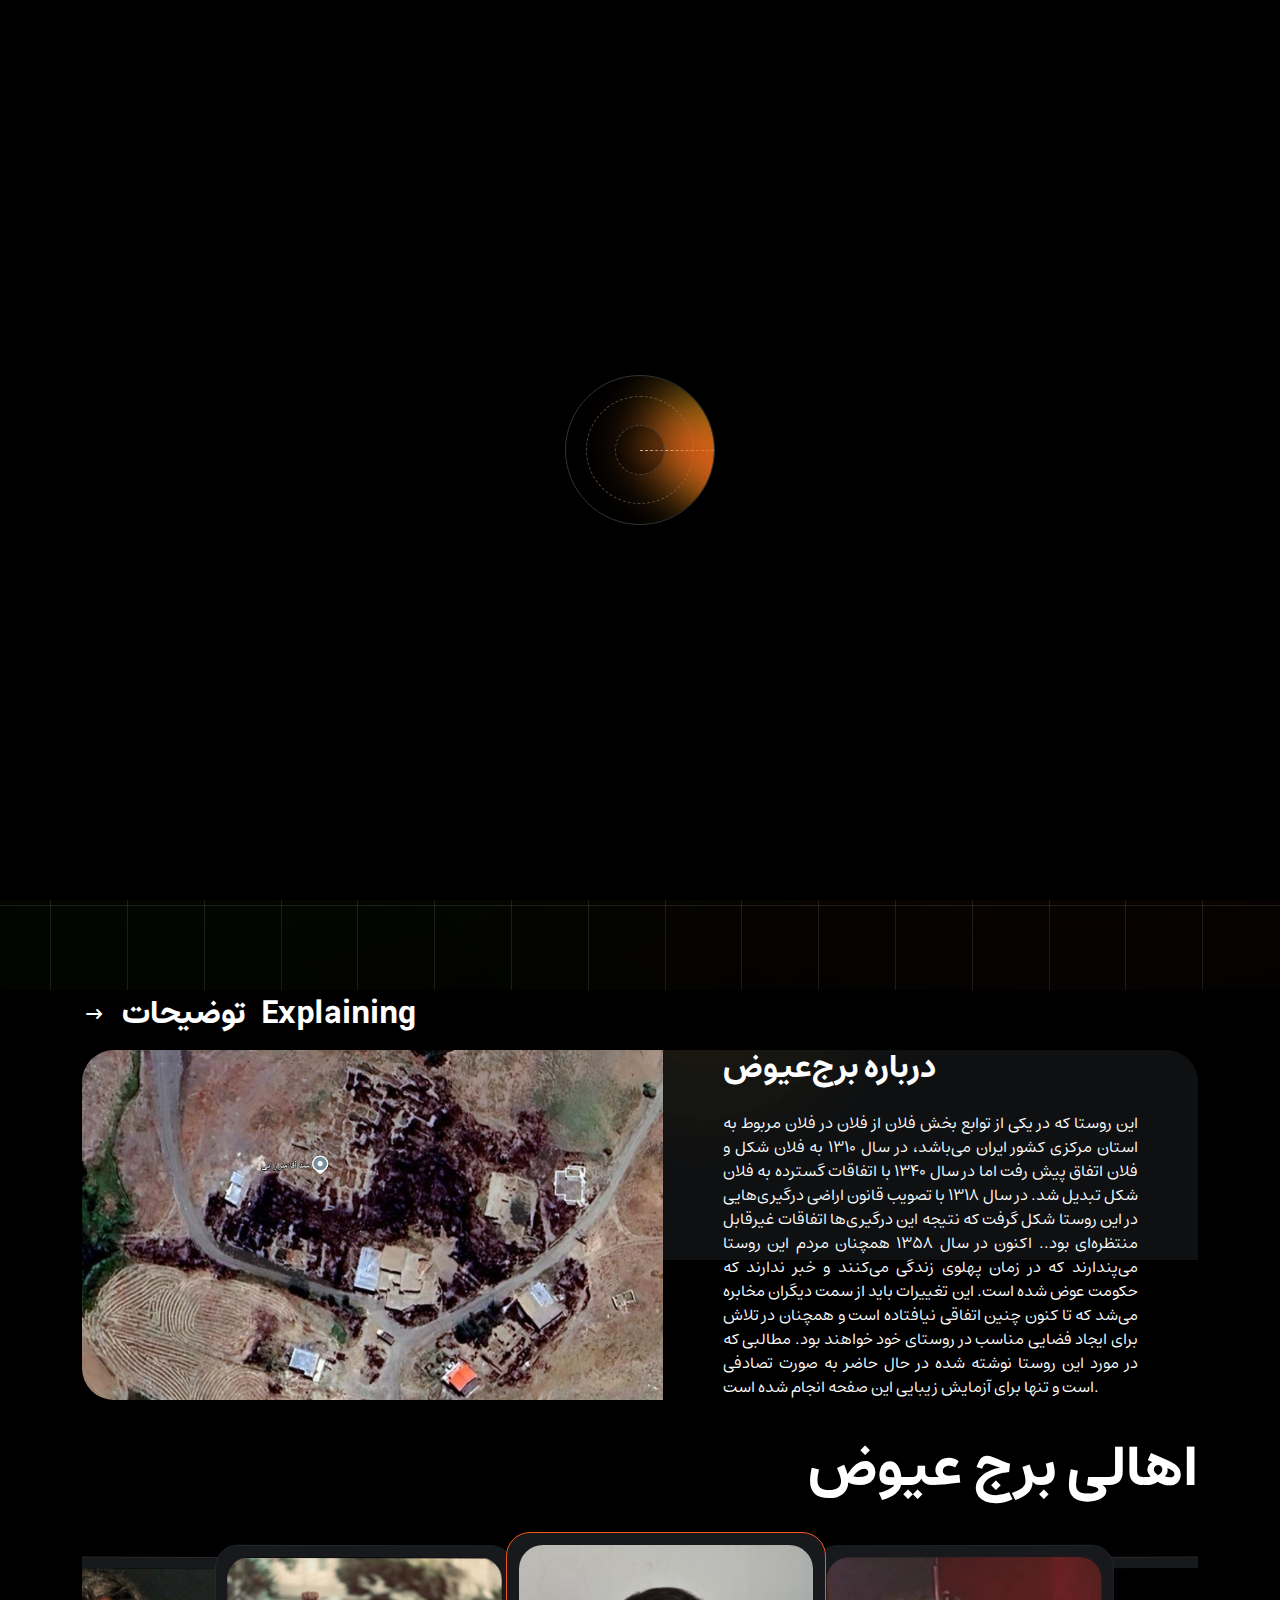
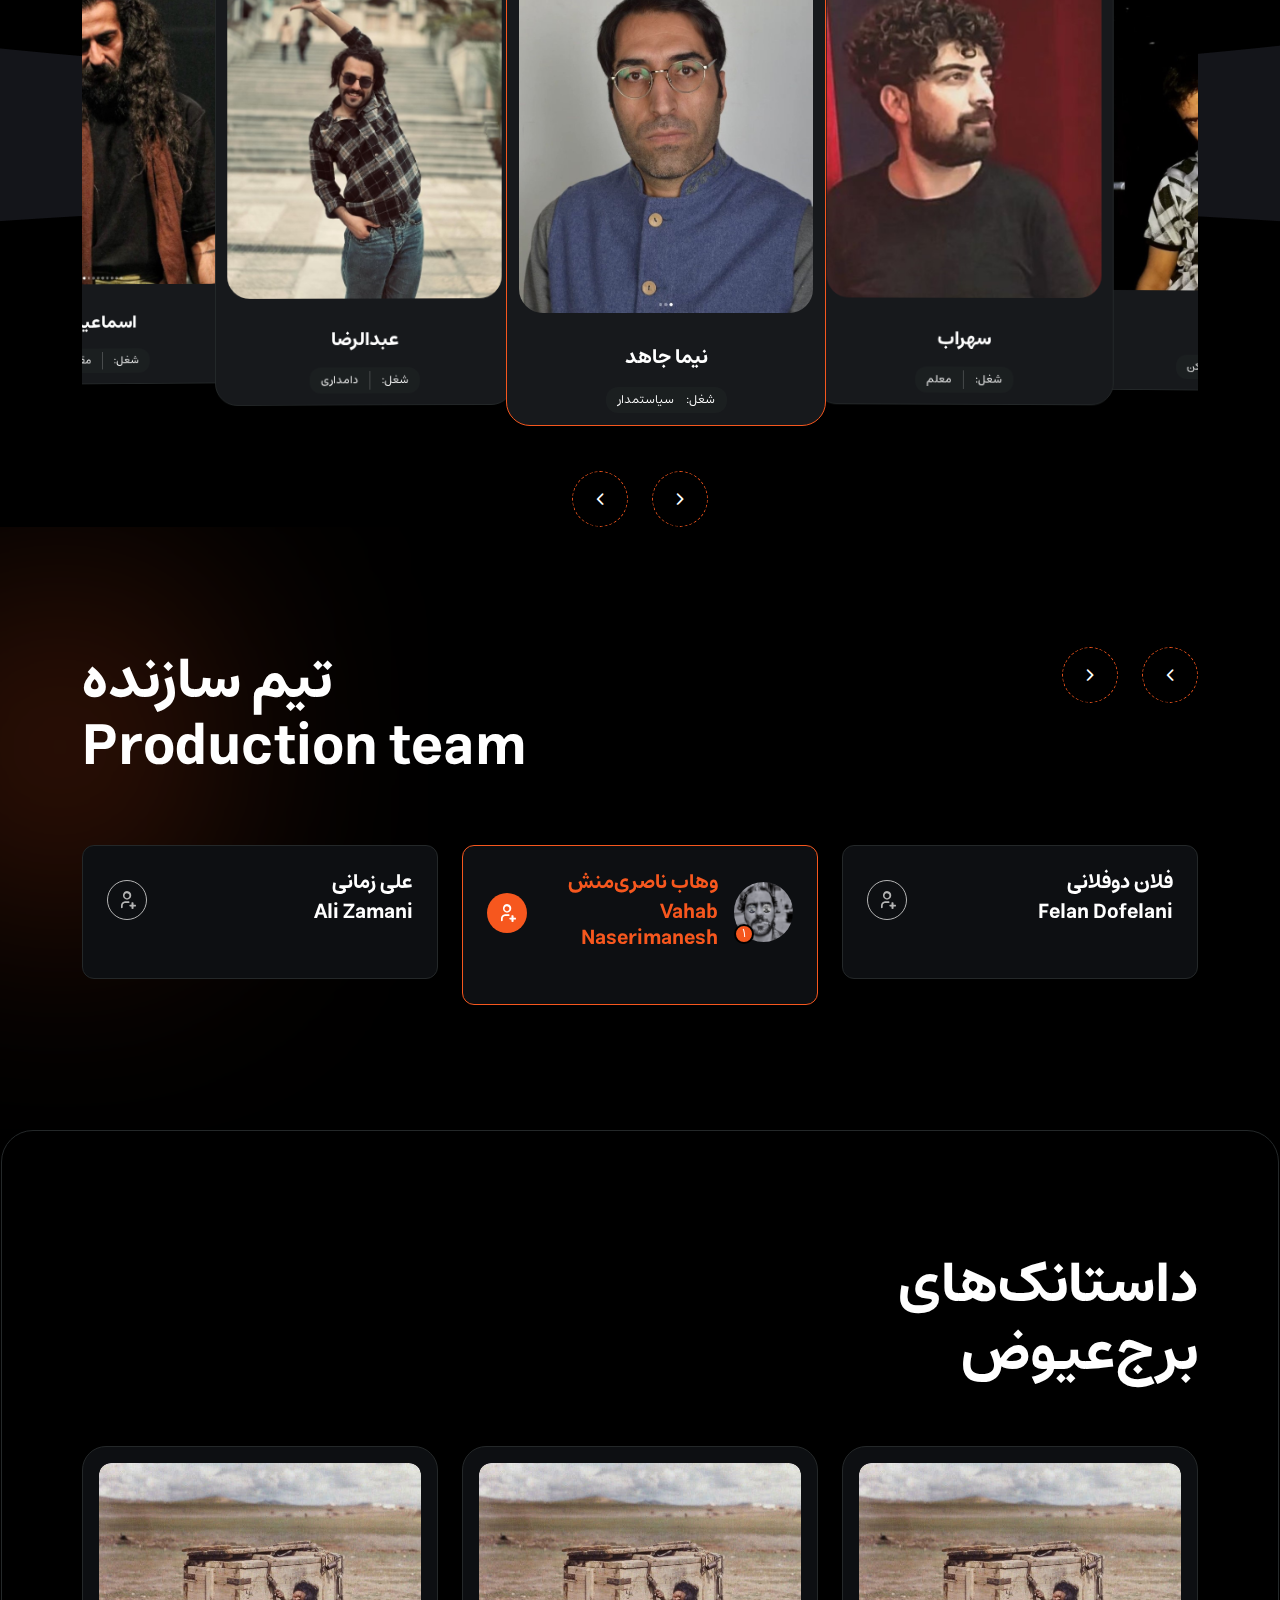
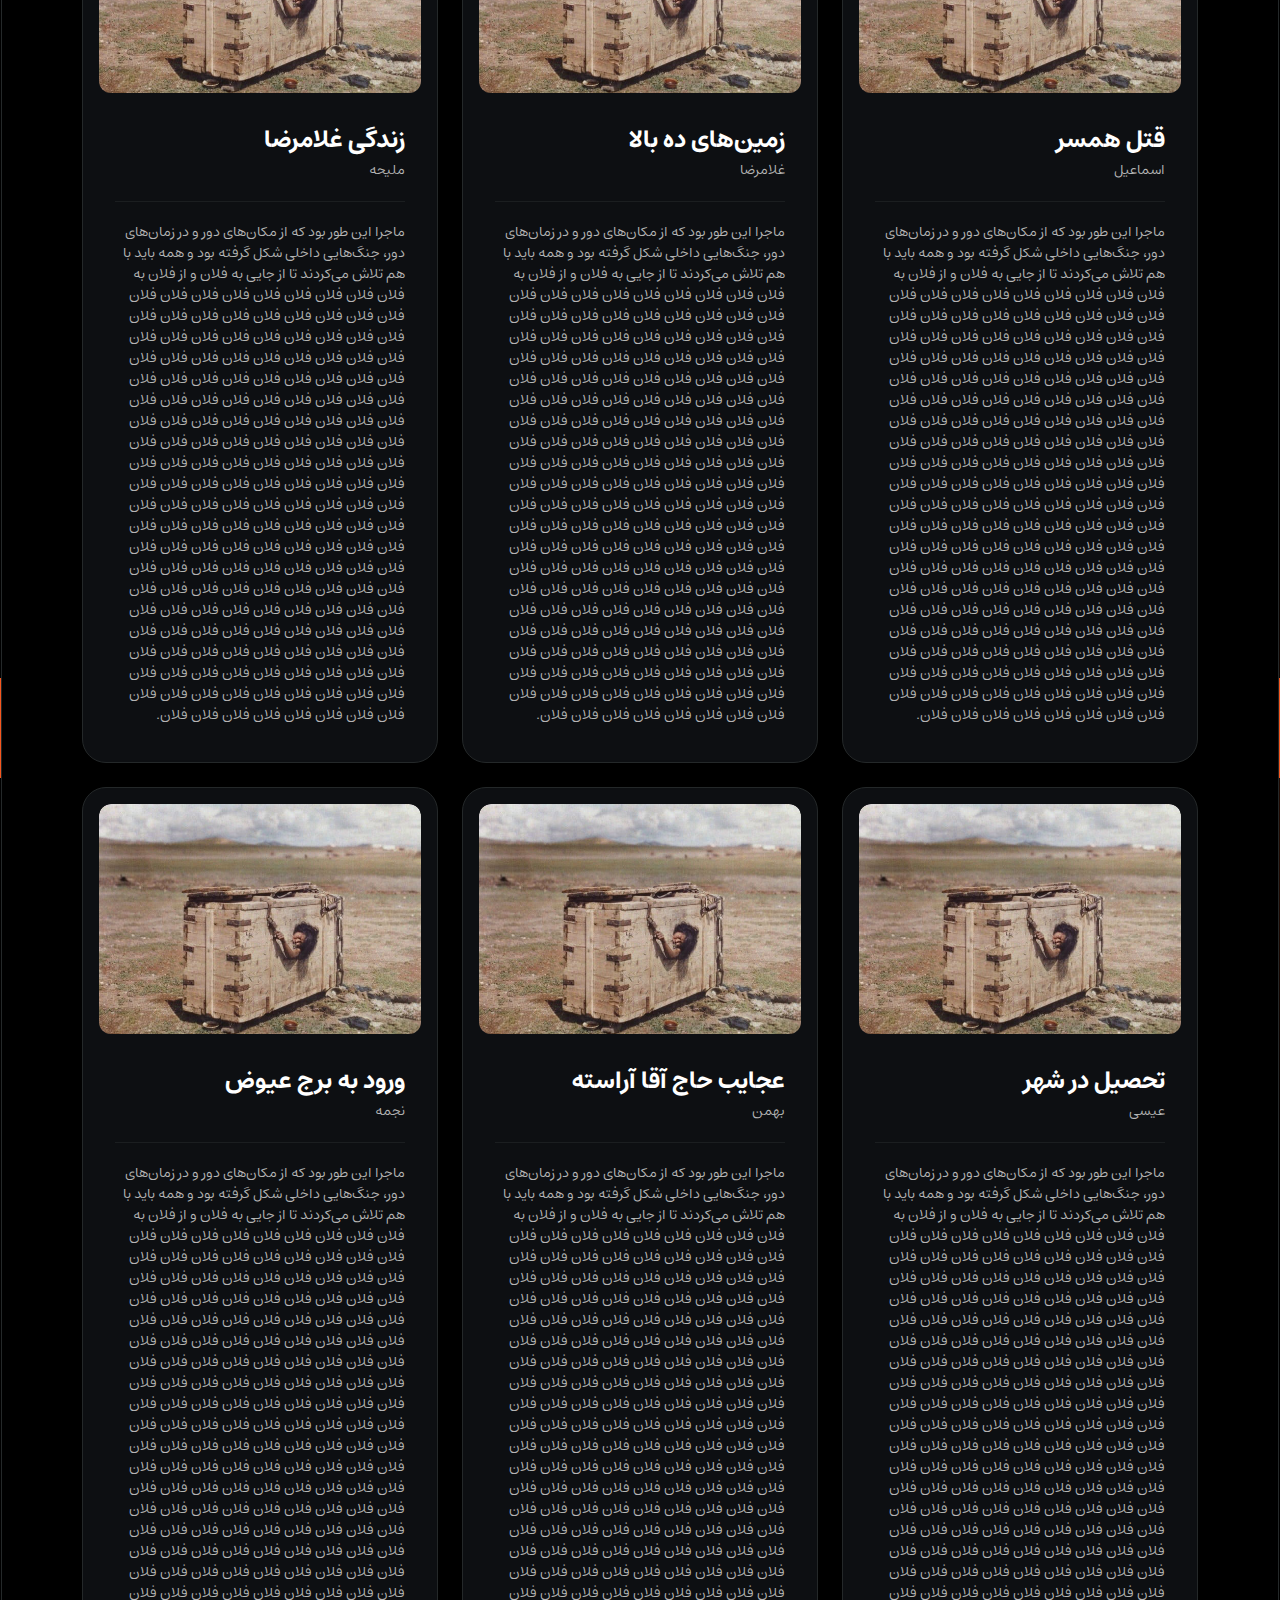
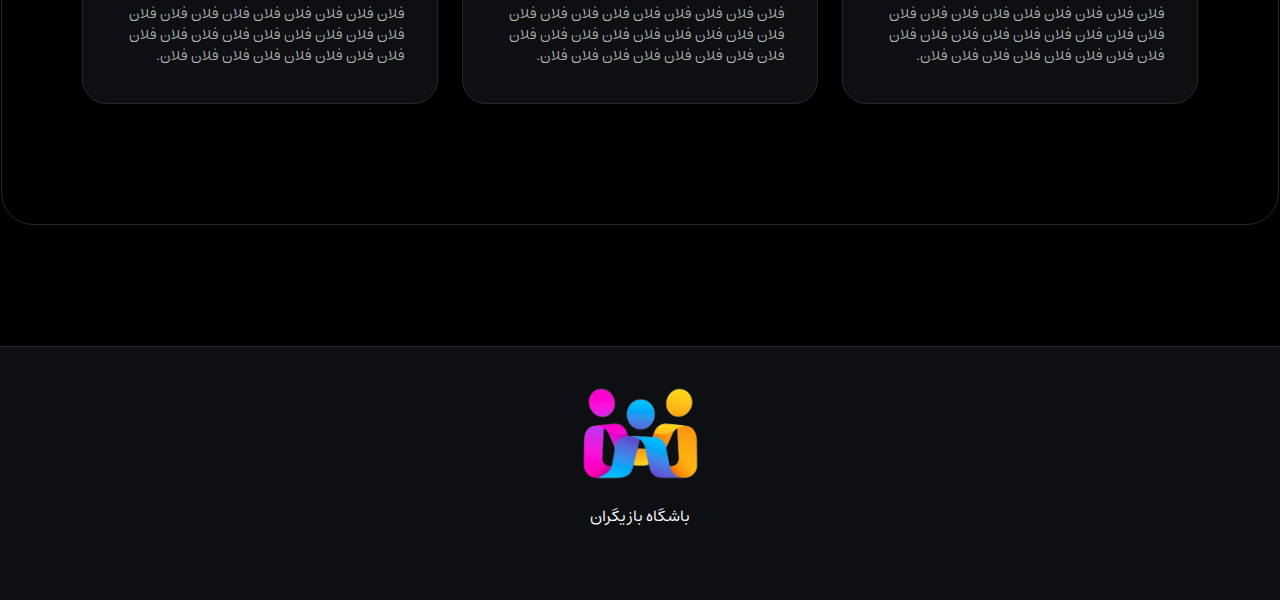
<file: bashgahbazigaran/index.html>
<!DOCTYPE html><html lang="fa-IR" dir="rtl"><head>
    <meta charset="UTF-8">
    <meta name="viewport" content="width=device-width, initial-scale=1.0">
    <link rel="shortcut icon" href="images/favicon.png" type="image/x-icon">
    <title>باشگاه بازیگران</title>
    <link rel="stylesheet" href="css/bootstrap.css">
    <link rel="stylesheet" href="css/style.css">
</head>

<body>
<ul class="selectLANG">
    <div onclick="FAFunction()" id="FAFunction"><img class="flag" src="images/FAflag.png"></div>
    <div onclick="ENFunction()" id="ENFunction"><img class="flag" src="images/ENflag.png"></div>
</ul>
    <!-- Preloader -->
    <div class="preloader">
        <div class="loader">
            <span></span>
        </div>
    </div>

    <!-- cursor effect-->
    <div class="cursor"></div>


    <!-- Header area  -->

    <!-- header-section start -->
    <header style="position: relative;top: auto" class="header-section w-100">
        <div class="py-sm-6 py-3 mx-xxl-20 mx-md-15 mx-3">
            <div class="d-flex align-items-center justify-content-between gap-xxl-10 gap-lg-8 w-100">
                <nav class="navbar-custom d-flex gap-lg-6 align-items-center flex-column flex-lg-row justify-content-start justify-content-lg-between w-100">
                    <div class="top-bar w-100 d-flex align-items-center gap-lg-0 gap-6">
                        <button class="navbar-toggle-btn d-block d-lg-none" type="button">
                            <span></span>
                            <span></span>
                            <span></span>
                            <span></span>
                        </button>
                        <a class="navbar-brand d-flex align-items-center gap-4" href="index.html">
                            <img class="w-100 logo1 FARSI" src="images/favicon.png" alt="فاوآیکون">
                            <img class="w-100 logo1 ENGLISH" src="images/favicon.png" alt="فاوآیکون">
		<div class="w-100 logo2 FARSI flogo-2">
                                تئاتر ختم
                            </div>
                            <img class="w-100 logo2 ENGLISH" src="images/logo_EN.png" alt="لوگو">

                        </a>
                    </div>

                </nav>
                <div class="FARSI">
                <div class="header-btn-area d-flex align-items-center gap-sm-6 gap-3 FARSI">
                    <a href="https://hayoola.com/game/2021/%D8%A2%D8%B1%DB%8C%D9%88#!/" class="btn-rounded-cus border-0 d-flex align-items-center gap-3 p-xl-2 p-0 ps-xl-6 rounded-5 position-relative ">
                        <span class="btn-circle fs-2xl">
                            <i class="ti ti-wallet"></i>
                        </span>
                        <span class=" text-nowrap d-none d-xl-block ">خرید بلیت</span>

                    </a>
                </div>
                </div>
                <div class="ENGLISH">
                <div class="header-btn-area d-flex align-items-center gap-sm-6 gap-3 ">
                    <a href="https://hayoola.com/game/2021/%D8%A2%D8%B1%DB%8C%D9%88#!/" class="btn-rounded-cus border-0 d-flex align-items-center gap-3 p-xl-2 p-0 ps-xl-6 rounded-5 position-relative ">
                        <span class="btn-circle fs-2xl">
                            <i class="ti ti-wallet"></i>
                        </span>
                        <span class="ENGLISH text-nowrap d-none d-xl-block "> Buy the game from Hayoola </span>
                    </a>
                </div>
                </div>
            </div>
        </div>
    </header>
    <!-- header-section end -->



    <!-- Hero Section start  -->
    <section class="hero-section pt-20 pb-120 position-relative">
        <div class="gradient-bg"></div>
        <div class="gradient-bg2"></div>
        <div class="star-area">
            <div class="big-star">
                <img class="w-100" src="images/big-star.png" alt="ستاره">
            </div>
            <div class="small-star">
                <img class="w-100" src="images/small-star.png" alt="ستاره">
            </div>
        </div>
        <div class="rotate-award">
            <img class="w-100" src="images/award.png" alt="جایزه">
        </div>
        <div class="container pt-120 pb-15">
            <div class="row g-6 justify-content-between">
                <div class="col-lg-5 col-md-5 col-sm-5">
                    <div class="hero-content">
                        <ul class="d-flex gap-3 fs-2xl fw-semibold heading-font mb-5 list-icon title-anim">
                            <li class="FARSI">تئاتر</li>
                            <li class="ENGLISH">Theater</li>
                            <li class="FARSI">هیجان</li>
                            <li class="ENGLISH">Thrill</li>
                            <li class="FARSI">لذت</li>
                            <li class="ENGLISH">Enjoying</li>
                        </ul>
                        <h1 class="hero-title display-one tcn-1 cursor-scale growUp mb-10 FARSI">
                            تئاتر
                            <span class="d-block tcp-1">ختـم</span>
                        </h1>
                        <h1 class="hero-title display-one tcn-1 cursor-scale growUp ENGLISH">
                            <span class="d-block tcp-1">Mourning</span>
                            Theater
                        </h1>
                        <div class="FARSI">
                            <a href="#" class=" btn-half-border position-relative d-inline-block py-2 px-6 bgp-1 rounded-pill popupvideo mfp-iframe ">الآن بلیت بخر</a>
                        </div>
                        <div class="ENGLISH">
                        <a href="#" class="btn-half-border position-relative d-inline-block py-2 px-6 bgp-1 rounded-pill popupvideo mfp-iframe ">Buy Just Now</a>
                        </div>
                    </div>
                </div>
                
                <div class="col-xl-7 col-lg-7 col-md-7 order-md-1 order-lg-last">
                    <div class="hero-content">
                        <div class="card-area py-lg-8 py-6 px-lg-6 px-3 rounded-5 tilt mb-10" data-tilt="">
                                <img src="images/cover.png" class="auto-size-picture">
                        </div>
<!--                        <div class="active-player-list d-grid justify-content-end gap-2">-->
<!--                            <ul class="player-lists d-flex align-items-center">-->
<!--                                <li class="rounded-circle overflow-hidden ms-n6">-->
<!--                                    <img src="./assets/img/player1.png" alt="بازیکن">-->
<!--                                </li>-->
<!--                                <li class="rounded-circle overflow-hidden ms-n6">-->
<!--                                    <img src="./assets/img/player2.png" alt="بازیکن">-->
<!--                                </li>-->
<!--                                <li class="rounded-circle overflow-hidden ms-n6">-->
<!--                                    <img src="./assets/img/player3.png" alt="بازیکن">-->
<!--                                </li>-->
<!--                                <li class="rounded-circle overflow-hidden ms-n6">-->
<!--                                    <img src="./assets/img/player4.png" alt="بازیکن">-->
<!--                                </li>-->
<!--                                <li class="rounded-circle overflow-hidden ms-n6 heading-font fs-xl">+99</li>-->
<!--                            </ul>-->
<!--                            <span class="d-block tcn-1 dot-icon cursor-scale growDown2 fs-xl text-end">بازیکنان-->
<!--                                فعال</span>-->
<!--                        </div>-->
                    </div>
                </div>
            </div>
        </div>
        <div class="grid-lines overflow-hidden">
            <div class="lines">
                <div class="line"></div>
                <div class="line"></div>
                <div class="line"></div>
                <div class="line"></div>
                <div class="line"></div>
                <div class="line"></div>
                <div class="line"></div>
                <div class="line"></div>
                <div class="line"></div>
                <div class="line"></div>
                <div class="line"></div>
                <div class="line"></div>
                <div class="line"></div>
                <div class="line"></div>
                <div class="line"></div>
                <div class="line"></div>
            </div>
            <div class="lines">
                <div class="line-vertical"></div>
                <div class="line-vertical"></div>
                <div class="line-vertical"></div>
                <div class="line-vertical"></div>
                <div class="line-vertical"></div>
                <div class="line-vertical"></div>
                <div class="line-vertical"></div>
                <div class="line-vertical"></div>
                <div class="line-vertical"></div>
                <div class="line-vertical"></div>
            </div>
        </div>
    </section>
    <!-- Hero Section end  -->
    <div class="tournament-details pb-10 pt-120 mt-lg-0 mt-sm-15 mt-10 overflow-hidden ENDirection FADirection">
        <div style="margin-top: -115px;direction: ltr;" class="container">
            <div class="row">
                <div class="col-12">
                    <div class="d-flex align-items-center gap-4 mb-4">
                        <a href="javascript:void(0)" onclick="window.history.back()" class="back-btn"><i class="ti ti-arrow-narrow-right fs-2xl"></i></a>
                        <h3 class="FARSI tcn-1 cursor-scale growDown title-anim ">توضیحات</h3>
                        <h3 class="english tcn-1 cursor-scale growDown title-anim ">Explaining</h3>
                    </div>
                </div>
            </div>
            <div class="row">
                <div class="col-12">
                    <div class="parallax-banner-area parallax-container position-relative rounded-5 overflow-hidden">
                        <img class="w-100 h-100 parallax-img" src="images/tour-details-banner.png" alt="بنر مسابقات">
                        <!-- running tournament content here -->
                        <div class="running-tournament d-flex flex-lg-row flex-column position-absolute top-50 start-50 translate-middle w-100">
                            <div width="650" height="350" class="running-tournament-thumb w-100">
				<img src="images/Borjeyvaz.jpg" alt="برج‌عیوض">
                            </div>
                            <div style="text-align: justify;" class="running-tour-info py-sm-6 py-4 px-xl-15 px-lg-10 px-sm-6 px-2 w-100">
                                <h3 class="tcn-1 mb-lg-6 mb-4 FARSI">درباره برج‌عیوض</h3>
                                <h3 style="text-align: left;" class="tcn-1 mb-lg-6 mb-4 ENGLISH">About Borj Eivaz</h3>
                                <p class="FARSI"> این روستا که در یکی از توابع بخش فلان از فلان در فلان مربوط به استان مرکزی کشور ایران می‌باشد، در سال 1310 به فلان شکل و فلان اتفاق پیش رفت اما در سال 1340 با اتفاقات گسترده به فلان شکل تبدیل شد. در سال 1318 با تصویب قانون اراضی درگیری‌هایی در این روستا شکل گرفت که نتیجه این درگیری‌ها اتفاقات غیرقابل منتظره‌ای بود.. اکنون در سال 1358 همچنان مردم این روستا می‌پندارند که در زمان پهلوی زندگی می‌کنند و خبر ندارند که حکومت عوض شده است. این تغییرات باید از سمت دیگران مخابره می‌شد که تا کنون چنین اتفاقی نیافتاده است و همچنان در تلاش برای ایجاد فضایی مناسب در روستای خود خواهند بود. مطالبی که در مورد این روستا نوشته شده در حال حاضر به صورت تصادفی است و تنها برای آزمایش زیبایی این صفحه انجام شده است.</p>
                                <p class="ENGLISH">
                                    Borj Eivaz Bela Bela Bela Bela Bela Bela Bela Bela Bela Bela Bela Bela Bela Bela Bela Bela Bela Bela Bela Bela Bela Bela Bela Bela Bela Bela Bela Bela Bela Bela Bela Bela Bela Bela Bela Bela Bela Bela Bela Bela Bela Bela Bela Bela Bela Bela Bela Bela Bela Bela Bela Bela Bela Bela Bela Bela Bela Bela Bela Bela Bela Bela Bela Bela Bela Bela Bela Bela Bela Bela Bela Bela Bela Bela Bela Bela Bela Bela Bela Bela Bela Bela Bela Bela Bela Bela Bela Bela Bela Bela Bela Bela Bela Bela Bela Bela Bela Bela Bela Bela Bela Bela Bela Bela Bela Bela Bela Bela Bela Bela Bela Bela Bela Bela Bela Bela Bela Bela Bela Bela Bela Bela Bela Bela Bela Bela Bela Bela Bela Bela Bela Bela Bela Bela Bela Bela Bela Bela Bela Bela Bela Bela Bela Bela Bela Bela Bela.

                                </p>
                            </div>
                        </div>
                    </div>
                </div>
            </div>
        </div>
    </div>
    <!-- 3D swiper section start-->
    <section class="swiper-3d-section position-relative z-1" id="swiper-3d">
        <div style="margin-top: 90px;" class="container">
            <!-- Slider main container -->
            <div class="swiper swiper-3d-container">
                <div style="margin-top: 25px;margin-bottom: 30px;width: auto;" class="col-md-6 col-sm-8">
                    <h2 class="display-four tcn-1 cursor-scale growUp title-anim FARSI FADirection">اهالی برج عیوض</h2>
                    <h2 class="display-four tcn-1 cursor-scale growUp title-anim ENGLISH ENDirection">The people of Borj eivaz</h2>

                </div>
                <!-- Additional required wrapper -->
                <div class="swiper-wrapper">
                    <!-- Slides -->
                    <div class="swiper-slide">
                        <div class="card-3d d-grid justify-content-center p-3">
                            <div class="img-area w-100 mb-8 position-relative">
                                <img class="w-100" src="images/chBig9.jpg" alt="بازی">
                            </div>
                            <h5 class="card-title text-center tcn-1 mb-4 title-anim FARSI">نیما جاهد</h5>
                            <h5 class="card-title text-center tcn-1 mb-4 title-anim ENGLISH">Nima Jahed</h5>
                            <div class="d-center">
                                <div class="card-info d-center gap-3 py-1 px-3">
                                    <div class="d-flex align-items-center gap-2">
                                        <span class="tcn-1 fs-xs FARSI">شغل:</span>
                                        <span class="tcn-1 fs-xs ENGLISH">Position:</span>
                                    </div>
<!--                                    <div class="v-line"></div>-->
                                    <div class="d-flex align-items-center gap-2">
                                        <span class="tcn-1 fs-xs FARSI">سیاستمدار</span>
                                        <span class="tcn-1 fs-xs ENGLISH">Politician</span>
                                    </div>
                                </div>
                            </div>
                        </div>
                    </div>
                    <div class="swiper-slide">
                        <div class="card-3d d-grid justify-content-center p-3">
                            <div class="img-area w-100 mb-8 position-relative">
                                <img class="w-100" src="images/chBig8.jpg" alt="بازی">
                            </div>
                            <h5 class="card-title text-center tcn-1 mb-4 title-anim FARSI">عبدالرضا</h5>
                            <h5 class="card-title text-center tcn-1 mb-4 title-anim ENGLISH">Abdorreza</h5>
                            <div class="d-center">
                                <div class="card-info d-center gap-3 py-1 px-3">
                                    <div class="d-flex align-items-center gap-2">
                                        <span class="tcn-1 fs-xs FARSI">شغل:</span>
                                        <span class="tcn-1 fs-xs ENGLISH">Position:</span>
                                    </div>
                                    <div class="v-line"></div>
                                    <div class="d-flex align-items-center gap-2">
                                        <span class="tcn-1 fs-xs FARSI">دامداری</span>
                                        <span class="tcn-1 fs-xs ENGLISH">Animal husbandry</span>
                                    </div>
                                </div>
                            </div>
                        </div>
                    </div>
                    <div class="swiper-slide">
                        <div class="card-3d d-grid justify-content-center p-3">
                            <div class="img-area w-100 mb-8 position-relative">
                                <img class="w-100" src="images/chBig7.jpg" alt="بازی">
                            </div>
                            <h5 class="card-title text-center tcn-1 mb-4 title-anim FARSI">اسماعیل</h5>
                            <h5 class="card-title text-center tcn-1 mb-4 title-anim ENGLISH">Esmaeil</h5>
                            <div class="d-center">
                                <div class="card-info d-center gap-3 py-1 px-3">
                                    <div class="d-flex align-items-center gap-2">
                                        <span class="tcn-1 fs-xs FARSI">شغل:</span>
                                        <span class="tcn-1 fs-xs ENGLISH">Position:</span>
                                    </div>
                                    <div class="v-line"></div>
                                    <div class="d-flex align-items-center gap-2">
                                        <span class="tcn-1 fs-xs FARSI">مقنی</span>
                                        <span class="tcn-1 fs-xs ENGLISH">Pitman</span>
                                    </div>
                                </div>
                            </div>
                        </div>
                    </div>
                    <div class="swiper-slide">
                        <div class="card-3d d-grid justify-content-center p-3">
                            <div class="img-area w-100 mb-8 position-relative">
                                <img class="w-100" src="images/chBig5.jpg" alt="بازی">
                            </div>
                            <h5 class="card-title text-center tcn-1 mb-4 title-anim FARSI">غلامرضا</h5>
                            <h5 class="card-title text-center tcn-1 mb-4 title-anim ENGLISH">Gholamreza</h5>
                            <div class="d-center">
                                <div class="card-info d-center gap-3 py-1 px-3">
                                    <div class="d-flex align-items-center gap-2">
                                        <span class="tcn-1 fs-xs FARSI">شغل:</span>
                                        <span class="tcn-1 fs-xs ENGLISH">Position:</span>
                                    </div>
                                    <div class="v-line"></div>
                                    <div class="d-flex align-items-center gap-2">
                                        <span class="tcn-1 fs-xs FARSI">کشاورزی</span>
                                        <span class="tcn-1 fs-xs ENGLISH">Agriculture</span>
                                    </div>
                                </div>
                            </div>
                        </div>
                    </div>
                    <div class="swiper-slide">
                        <div class="card-3d d-grid justify-content-center p-3">
                            <div class="img-area w-100 mb-8 position-relative">
                                <img class="w-100" src="images/chBig2.jpg" alt="بازی">
                            </div>
                            <h5 class="card-title text-center tcn-1 mb-4 title-anim FARSI">بهمن</h5>
                            <h5 class="card-title text-center tcn-1 mb-4 title-anim ENGLISH">Bahman</h5>
                            <div class="d-center">
                                <div class="card-info d-center gap-3 py-1 px-3">
                                    <div class="d-flex align-items-center gap-2">
                                        <span class="tcn-1 fs-xs FARSI">شغل:</span>
                                        <span class="tcn-1 fs-xs ENGLISH">Position:</span>
                                    </div>
                                    <div class="v-line"></div>
                                    <div class="d-flex align-items-center gap-2">
                                        <span class="tcn-1 fs-xs FARSI">گورکن</span>
                                        <span class="tcn-1 fs-xs ENGLISH">Pitman</span>
                                    </div>
                                </div>
                            </div>
                        </div>
                    </div>
                    <div class="swiper-slide">
                        <div class="card-3d d-grid justify-content-center p-3">
                            <div class="img-area w-100 mb-8 position-relative">
                                <img class="w-100" src="images/chBig3.jpg" alt="بازی">
                            </div>
                            <h5 class="card-title text-center tcn-1 mb-4 title-anim FARSI">سهراب</h5>
                            <h5 class="card-title text-center tcn-1 mb-4 title-anim ENGLISH">Sohrab</h5>
                            <div class="d-center">
                                <div class="card-info d-center gap-3 py-1 px-3">
                                    <div class="d-flex align-items-center gap-2">
                                        <span class="tcn-1 fs-xs FARSI">شغل:</span>
                                        <span class="tcn-1 fs-xs ENGLISH">Position:</span>
                                    </div>
                                    <div class="v-line"></div>
                                    <div class="d-flex align-items-center gap-2">
                                        <span class="tcn-1 fs-xs FARSI">معلم</span>
                                        <span class="tcn-1 fs-xs ENGLISH">Teacher</span>
                                    </div>
                                </div>
                            </div>
                        </div>
                    </div>
               
                </div>
            </div>
            <div class="swiper-btn-area d-center gap-6">
                <div class="swiper-btn swiper-3d-button-next box-style">
                    <i class="ti ti-chevron-right fs-xl"></i>
                </div>
                <div class="swiper-btn swiper-3d-button-prev box-style">
                    <i class="ti ti-chevron-left fs-xl"></i>
                </div>
            </div>
        </div>
    </section>
    <!-- 3D swiper section end-->
    <!-- top player section start  -->
    <section class="top-player-section pt-120 pb-120" id="top-player">
        <!-- sword animation -->
        <div class="sword-area">
            <img class="w-100" src="images/sword.png" alt="شمشیر">
        </div>
        <div class="red-ball start-0"></div>
        <div class="container">
            <div class="row justify-content-between mb-15 ENDirection FADirection" style="direction: ltr;">
                <div class="col-sm-6">
                    <h2 class="display-four tcn-1 cursor-scale growUp title-anim FARSI">تیم سازنده</h2>
                    <h2 class="display-four tcn-1 cursor-scale growUp title-anim EN">Production team</h2>
                </div>
                <div class="col-sm-6 d-none d-sm-block">
                    <div class="d-flex justify-content-end align-items-center gap-6">
                        <div class="swiper-btn top-player-prev box-style">
                            <i class="ti ti-chevron-right fs-xl"></i>
                        </div>
                        <div class="swiper-btn top-player-next box-style">
                            <i class="ti ti-chevron-left fs-xl"></i>
                        </div>
                    </div>
                </div>
            </div>
            <div class="row">
                <div class="col">
                    <div class="swiper swiper-top-player">
                        <div class="swiper-wrapper my-1">
                            <div class="swiper-slide">
                                <div class="player-card d-grid gap-6 p-6 card-tilt" data-tilt="">
                                    <div class="player-info-area d-between w-100">
                                        <div class="player-info d-flex align-items-center gap-4">
                                            <div class="player-img position-relative">
                                                <img class="w-100 rounded-circle" src="images/BB.png" alt="بازیکن">
                                                <span class="player-status position-absolute start-0 bottom-0 tcn-1 fs-xs d-center">1</span>
                                            </div>
                                            <div>
                                                <h5 class="player-name tcn-1 mb-1 title-anim FARSI">وهاب ناصری‌منش</h5>
                                                <h5 class="player-name tcn-1 mb-1 title-anim EN">Vahab Naserimanesh</h5>
<!--                                                <span class="tcn-6 fs-sm">کارگردان</span>-->
                                            </div>
                                        </div>
                                        <form action="#">
                                            <button class="follow-btn box-style">
                                                <i class="ti ti-user-plus fs-xl"></i>
                                            </button>
                                        </form>
                                    </div>
                                    <div class="player-score-details d-flex align-items-center flex-wrap gap-3">
<!--                                        <p>این تئاتر برای من فقط یک کرکتر بازی نیست، بلکه...</p>-->
                                    </div>
                                </div>
                            </div>
                            <div class="swiper-slide">
                                <div class="player-card d-grid gap-6 p-6 card-tilt" data-tilt="">
                                    <div class="player-info-area d-between w-100">
                                        <div class="player-info d-flex align-items-center gap-4">
<!--                                            <div class="player-img position-relative">-->
<!--                                                <img class="w-100 rounded-circle" src="assets/img/EN.png"-->
<!--                                                     alt="بازیکن">-->
<!--                                                <span-->
<!--                                                        class="player-status position-absolute start-0 bottom-0 tcn-1 fs-xs d-center">1</span>-->
<!--                                            </div>-->
                                            <div>
                                                <h5 class="player-name tcn-1 mb-1 title-anim FARSI">علی زمانی</h5>
                                                <h5 class="player-name tcn-1 mb-1 title-anim EN">Ali Zamani</h5>
<!--                                                <span class="tcn-6 fs-sm">دستیار کارگردان</span>-->
                                            </div>
                                        </div>
                                        <form action="#">
                                            <button class="follow-btn box-style">
                                                <i class="ti ti-user-plus fs-xl"></i>
                                            </button>
                                        </form>
                                    </div>
                                    <div class="player-score-details d-flex align-items-center flex-wrap gap-3">
<!--                                        <p>در تمام مدتی که کار رو به عهده داشتم، ...</p>-->
                                    </div>
                                </div>
                            </div>
                            <div class="swiper-slide">
                                <div class="player-card d-grid gap-6 p-6 card-tilt" data-tilt="">
                                        <div class="player-info-area d-between w-100">
                                            <div class="player-info d-flex align-items-center gap-4">
<!--                                                <div class="player-img position-relative">-->
<!--                                                    <img class="w-100 rounded-circle" src="assets/img/SH.png"-->
<!--                                                         alt="بازیکن">-->
<!--                                                    <span-->
<!--                                                            class="player-status position-absolute start-0 bottom-0 tcn-1 fs-xs d-center">1</span>-->
<!--                                                </div>-->
                                                <div>
                                                    <h5 class="player-name tcn-1 mb-1 title-anim FARSI">هانیه منصوری</h5>
                                                    <h5 class="player-name tcn-1 mb-1 title-anim EN">Hanieh Mansouri</h5>
<!--                                                    <span class="tcn-6 fs-sm">مدیر صحنه</span>-->
                                                </div>
                                            </div>
                                            <form action="#">
                                                <button class="follow-btn box-style">
                                                    <i class="ti ti-user-plus fs-xl"></i>
                                                </button>
                                            </form>
                                        </div>
                                        <div class="player-score-details d-flex align-items-center flex-wrap gap-3">
<!--                                            <p>در تمامی لحظات ...</p>-->
                                        </div>


                            </div>
                        </div>
                            <div class="swiper-slide">
                                    <div class="player-card d-grid gap-6 p-6 card-tilt" data-tilt="">
                                        <div class="player-info-area d-between w-100">
                                            <div class="player-info d-flex align-items-center gap-4">
<!--                                                <div class="player-img position-relative">-->
<!--                                                    <img class="w-100 rounded-circle" src="assets/img/SB.png"-->
<!--                                                         alt="بازیکن">-->
<!--                                                    <span-->
<!--                                                            class="player-status position-absolute start-0 bottom-0 tcn-1 fs-xs d-center">1</span>-->
<!--                                                </div>-->
                                                <div>
                                                    <h5 class="player-name tcn-1 mb-1 title-anim FARSI">فلان فلانی</h5>
                                                    <h5 class="player-name tcn-1 mb-1 title-anim EN">Felan Felani</h5>
<!--                                                    <span class="tcn-6 fs-sm">اجرای فنی</span>-->
                                                </div>
                                            </div>
                                            <form action="#">
                                                <button class="follow-btn box-style">
                                                    <i class="ti ti-user-plus fs-xl"></i>
                                                </button>
                                            </form>
                                        </div>
                                        <div class="player-score-details d-flex align-items-center flex-wrap gap-3">
<!--                                            <p>این نقش برای من فقط یک کرکتر بازی نیست، اون مثل...</p>-->
                                        </div>
                                    </div>

                            </div>
                            <div class="swiper-slide">
                                    <div class="player-card d-grid gap-6 p-6 card-tilt" data-tilt="">
                                        <div class="player-info-area d-between w-100">
                                            <div class="player-info d-flex align-items-center gap-4">
<!--                                                <div class="player-img position-relative">-->
<!--                                                    <img class="w-100 rounded-circle" src="assets/img/SB.png"-->
<!--                                                         alt="بازیکن">-->
<!--                                                    <span-->
<!--                                                            class="player-status position-absolute start-0 bottom-0 tcn-1 fs-xs d-center">1</span>-->
<!--                                                </div>-->
                                                <div>
                                                    <h5 class="player-name tcn-1 mb-1 title-anim FARSI">فلان دوفلانی</h5>
                                                    <h5 class="player-name tcn-1 mb-1 title-anim EN">Felan Dofelani</h5>
<!--                                                    <span class="tcn-6 fs-sm">HR</span>-->
                                                </div>
                                            </div>
                                            <form action="#">
                                                <button class="follow-btn box-style">
                                                    <i class="ti ti-user-plus fs-xl"></i>
                                                </button>
                                            </form>
                                        </div>
                                        <div class="player-score-details d-flex align-items-center flex-wrap gap-3">
<!--                                            <p>آن نقش برای من فقط یک کرکتر بازی نیست، اون مثل...</p>-->
                                        </div>
                                    </div>

                            </div>
                    </div>
                </div>
            </div>
        </div>
        </div>
    </section>
    <!-- top player section end -->

    <!-- tournament section start -->
    <section class="tournament-section pb-120" id="tournament-hero">
        <!-- Diamond animation -->
        <div class="diamond-area">
            <img class="w-100" src="images/diamond.png" alt="الماس">
        </div>
        <!-- game console animation -->
        <div class="game-console-area">
            <img class="w-100" src="images/game-console2.png" alt="دسته-بازی">
        </div>
        <div class="red-ball top-50"></div>
        <div class="tournament-wrapper">
            <div class="tournament-wrapper-border">
                <div class="container pt-120 pb-120">
                    <div class="row justify-content-between align-items-center gy-sm-0 gy-4 mb-15">
                        <div class="col-md-6 col-sm-8">
                            <h2 class="display-four tcn-1 cursor-scale growUp title-anim FARSI">داستانک‌های برج‌عیوض</h2>
                            <h2 class="display-four tcn-1 cursor-scale growUp title-anim ENGLISH">Mini Stories Of Borj eivaz</h2>
                        </div>
                        <div class="col-md-6 col-sm-4 text-sm-start">
<!--                            <a href="tournaments.html"-->
<!--                                class="btn-half-border position-relative d-inline-block py-2 px-6 bgp-1 rounded-pill">بیشتر-->
<!--                                ببینید</a>-->
                        </div>
                    </div>
                    <div class="row justify-content-between align-items-center g-6">
                        <div class="col-xl-4 col-md-6">
                            <div class="tournament-card p-xl-4 p-3 bgn-4">
                                <div class="tournament-img mb-8 position-relative">
                                    <div class="img-area overflow-hidden">
                                        <img class="w-100" src="images/sBig1.jpg" alt="مسابقات">
                                    </div>
                                </div>
                                <div class="tournament-content px-xl-4 px-sm-2">
                                    <div class="tournament-info mb-5">
                                        <a href="#" class="d-block">
                                            <h4 class="tournament-title tcn-1 mb-1 cursor-scale growDown title-anim FARSI">
                                              قتل همسر</h4>
                                            <h4 class="tournament-title tcn-1 mb-1 cursor-scale growDown title-anim ENGLISH">
                                                Sneaking into the castle</h4>
                                        </a>
                                        <span class="tcn-6 fs-sm FARSI">اسماعیل</span>
                                        <span class="tcn-6 fs-sm ENGLISH">Esmaeil</span>
                                    </div>
                                    <div class="hr-line line3"></div>
                                    <div class="card-info d-flex align-items-center gap-3 flex-wrap my-5">

										<span class="tcn-6 fs-sm FARSI">ماجرا این طور بود که از مکان‌های دور و در زمان‌های دور، جنگ‌هایی داخلی شکل گرفته بود و همه باید با هم تلاش می‌کردند تا از جایی به فلان و از فلان به فلان فلان فلان فلان فلان فلان فلان فلان فلان فلان فلان فلان فلان فلان فلان فلان فلان فلان فلان فلان فلان فلان فلان فلان فلان فلان فلان فلان فلان فلان فلان فلان فلان فلان فلان فلان فلان فلان فلان فلان فلان فلان فلان فلان فلان فلان فلان فلان فلان فلان فلان فلان فلان فلان فلان فلان فلان فلان فلان فلان فلان فلان فلان فلان فلان فلان فلان فلان فلان فلان فلان فلان فلان فلان فلان فلان فلان فلان فلان فلان فلان فلان فلان فلان فلان فلان فلان فلان فلان فلان فلان فلان فلان فلان فلان فلان فلان فلان فلان فلان فلان فلان فلان فلان فلان فلان فلان فلان فلان فلان فلان فلان فلان فلان فلان فلان فلان فلان فلان فلان فلان فلان فلان فلان فلان فلان فلان فلان فلان فلان فلان فلان فلان فلان فلان فلان فلان فلان فلان فلان فلان فلان فلان فلان فلان فلان فلان فلان فلان فلان فلان فلان فلان فلان فلان فلان فلان فلان فلان فلان فلان فلان فلان فلان فلان فلان فلان فلان فلان فلان فلان فلان فلان فلان فلان فلان فلان فلان فلان فلان فلان فلان فلان فلان فلان فلان فلان فلان.</span>
                                        <span class="tcn-6 fs-sm ENGLISH">Esmaeil is a good man that bela bela bela bela bela bela bela bela bela bela bela bela bela bela bela bela bela bela bela bela bela bela bela bela bela bela bela bela bela bela bela bela bela bela bela bela bela bela bela bela bela bela bela bela bela bela bela bela bela bela bela bela bela bela bela bela bela bela bela bela bela bela bela bela bela bela bela bela bela bela bela bela bela bela bela bela bela bela bela bela bela bela bela bela bela bela bela bela bela bela bela bela bela bela bela bela bela bela bela bela bela bela bela bela bela bela bela bela bela bela bela.</span>                                        

                                    </div>

                                </div>
                            </div>
                        </div>
                        <div class="col-xl-4 col-md-6">
                            <div class="tournament-card p-xl-4 p-3 bgn-4">
                                <div class="tournament-img mb-8 position-relative">
                                    <div class="img-area overflow-hidden">
                                        <img class="w-100" src="images/sBig2.jpg" alt="مسابقات">
                                    </div>
                                </div>
                                <div class="tournament-content px-xl-4 px-sm-2">
                                    <div class="tournament-info mb-5">
                                        <a href="#" class="d-block">
                                            <h4 class="tournament-title tcn-1 mb-1 cursor-scale growDown title-anim FARSI">
                                               زمین‌های ده بالا</h4>
                                            <h4 class="tournament-title tcn-1 mb-1 cursor-scale growDown title-anim ENGLISH">
                                                Upper Village Lands</h4>
                                        </a>
                                        <span class="tcn-6 fs-sm FARSI">غلامرضا</span>
                                        <span class="tcn-6 fs-sm ENGLISH">Gholamreza</span>
                                    </div>
                                    <div class="hr-line line3"></div>
                                    <div class="card-info d-flex align-items-center gap-3 flex-wrap my-5">

                                        <span class="tcn-6 fs-sm FARSI">ماجرا این طور بود که از مکان‌های دور و در زمان‌های دور، جنگ‌هایی داخلی شکل گرفته بود و همه باید با هم تلاش می‌کردند تا از جایی به فلان و از فلان به فلان فلان فلان فلان فلان فلان فلان فلان فلان فلان فلان فلان فلان فلان فلان فلان فلان فلان فلان فلان فلان فلان فلان فلان فلان فلان فلان فلان فلان فلان فلان فلان فلان فلان فلان فلان فلان فلان فلان فلان فلان فلان فلان فلان فلان فلان فلان فلان فلان فلان فلان فلان فلان فلان فلان فلان فلان فلان فلان فلان فلان فلان فلان فلان فلان فلان فلان فلان فلان فلان فلان فلان فلان فلان فلان فلان فلان فلان فلان فلان فلان فلان فلان فلان فلان فلان فلان فلان فلان فلان فلان فلان فلان فلان فلان فلان فلان فلان فلان فلان فلان فلان فلان فلان فلان فلان فلان فلان فلان فلان فلان فلان فلان فلان فلان فلان فلان فلان فلان فلان فلان فلان فلان فلان فلان فلان فلان فلان فلان فلان فلان فلان فلان فلان فلان فلان فلان فلان فلان فلان فلان فلان فلان فلان فلان فلان فلان فلان فلان فلان فلان فلان فلان فلان فلان فلان فلان فلان فلان فلان فلان فلان فلان فلان فلان فلان فلان فلان فلان فلان فلان فلان فلان فلان فلان فلان فلان فلان فلان فلان فلان فلان فلان فلان فلان فلان فلان فلان.</span>
                                        <span class="tcn-6 fs-sm ENGLISH">Esmaeil is a good man that bela bela bela bela bela bela bela bela bela bela bela bela bela bela bela bela bela bela bela bela bela bela bela bela bela bela bela bela bela bela bela bela bela bela bela bela bela bela bela bela bela bela bela bela bela bela bela bela bela bela bela bela bela bela bela bela bela bela bela bela bela bela bela bela bela bela bela bela bela bela bela bela bela bela bela bela bela bela bela bela bela bela bela bela bela bela bela bela bela bela bela bela bela bela bela bela bela bela bela bela bela bela bela bela bela bela bela bela bela bela bela.</span>
					
                                    </div>


                                </div>
                            </div>
                        </div>
                        <div class="col-xl-4 col-md-6">
                            <div class="tournament-card p-xl-4 p-3 bgn-4">
                                <div class="tournament-img mb-8 position-relative">
                                    <div class="img-area overflow-hidden">
                                        <img class="w-100" src="images/sBig8.jpg" alt="مسابقات">
                                    </div>
                                </div>
                                <div class="tournament-content px-xl-4 px-sm-2">
                                    <div class="tournament-info mb-5">
                                        <a href="#" class="d-block">
                                            <h4 class="tournament-title tcn-1 mb-1 cursor-scale growDown title-anim FARSI">
                                                زندگی غلامرضا</h4>
                                            <h4 class="tournament-title tcn-1 mb-1 cursor-scale growDown title-anim ENGLISH">
                                                Life Of Gholamreza</h4>
                                        </a>
                                        <span class="tcn-6 fs-sm FARSI">ملیحه</span>
                                        <span class="tcn-6 fs-sm ENGLISH">Malihe</span>
                                    </div>
                                    <div class="hr-line line3"></div>
                                    <div class="card-info d-flex align-items-center gap-3 flex-wrap my-5">

					<span class="tcn-6 fs-sm FARSI">ماجرا این طور بود که از مکان‌های دور و در زمان‌های دور، جنگ‌هایی داخلی شکل گرفته بود و همه باید با هم تلاش می‌کردند تا از جایی به فلان و از فلان به فلان فلان فلان فلان فلان فلان فلان فلان فلان فلان فلان فلان فلان فلان فلان فلان فلان فلان فلان فلان فلان فلان فلان فلان فلان فلان فلان فلان فلان فلان فلان فلان فلان فلان فلان فلان فلان فلان فلان فلان فلان فلان فلان فلان فلان فلان فلان فلان فلان فلان فلان فلان فلان فلان فلان فلان فلان فلان فلان فلان فلان فلان فلان فلان فلان فلان فلان فلان فلان فلان فلان فلان فلان فلان فلان فلان فلان فلان فلان فلان فلان فلان فلان فلان فلان فلان فلان فلان فلان فلان فلان فلان فلان فلان فلان فلان فلان فلان فلان فلان فلان فلان فلان فلان فلان فلان فلان فلان فلان فلان فلان فلان فلان فلان فلان فلان فلان فلان فلان فلان فلان فلان فلان فلان فلان فلان فلان فلان فلان فلان فلان فلان فلان فلان فلان فلان فلان فلان فلان فلان فلان فلان فلان فلان فلان فلان فلان فلان فلان فلان فلان فلان فلان فلان فلان فلان فلان فلان فلان فلان فلان فلان فلان فلان فلان فلان فلان فلان فلان فلان فلان فلان فلان فلان فلان فلان فلان فلان فلان فلان فلان فلان فلان فلان فلان فلان فلان فلان.</span>
                                        <span class="tcn-6 fs-sm ENGLISH">Esmaeil is a good man that bela bela bela bela bela bela bela bela bela bela bela bela bela bela bela bela bela bela bela bela bela bela bela bela bela bela bela bela bela bela bela bela bela bela bela bela bela bela bela bela bela bela bela bela bela bela bela bela bela bela bela bela bela bela bela bela bela bela bela bela bela bela bela bela bela bela bela bela bela bela bela bela bela bela bela bela bela bela bela bela bela bela bela bela bela bela bela bela bela bela bela bela bela bela bela bela bela bela bela bela bela bela bela bela bela bela bela bela bela bela bela.</span>                                        

                                    </div>


                                </div>
                            </div>
                        </div>
                        <div class="col-xl-4 col-md-6">
                            <div class="tournament-card p-xl-4 p-3 bgn-4">
                                <div class="tournament-img mb-8 position-relative">
                                    <div class="img-area overflow-hidden">
                                        <img class="w-100" src="images/sBig6.jpg" alt="مسابقات">
                                    </div>
                                </div>
                                <div class="tournament-content px-xl-4 px-sm-2">
                                    <div class="tournament-info mb-5">
                                        <a href="#" class="d-block">
                                            <h4 class="tournament-title tcn-1 mb-1 cursor-scale growDown title-anim FARSI">
                                                تحصیل در شهر</h4>
                                            <h4 class="tournament-title tcn-1 mb-1 cursor-scale growDown title-anim ENGLISH">
                                                Study In City</h4>
                                        </a>
                                        <span class="tcn-6 fs-sm FARSI">عیسی</span>
                                        <span class="tcn-6 fs-sm ENGLISH">Easa</span>
                                    </div>
                                    <div class="hr-line line3"></div>
                                    <div class="card-info d-flex align-items-center gap-3 flex-wrap my-5">

					<span class="tcn-6 fs-sm FARSI">ماجرا این طور بود که از مکان‌های دور و در زمان‌های دور، جنگ‌هایی داخلی شکل گرفته بود و همه باید با هم تلاش می‌کردند تا از جایی به فلان و از فلان به فلان فلان فلان فلان فلان فلان فلان فلان فلان فلان فلان فلان فلان فلان فلان فلان فلان فلان فلان فلان فلان فلان فلان فلان فلان فلان فلان فلان فلان فلان فلان فلان فلان فلان فلان فلان فلان فلان فلان فلان فلان فلان فلان فلان فلان فلان فلان فلان فلان فلان فلان فلان فلان فلان فلان فلان فلان فلان فلان فلان فلان فلان فلان فلان فلان فلان فلان فلان فلان فلان فلان فلان فلان فلان فلان فلان فلان فلان فلان فلان فلان فلان فلان فلان فلان فلان فلان فلان فلان فلان فلان فلان فلان فلان فلان فلان فلان فلان فلان فلان فلان فلان فلان فلان فلان فلان فلان فلان فلان فلان فلان فلان فلان فلان فلان فلان فلان فلان فلان فلان فلان فلان فلان فلان فلان فلان فلان فلان فلان فلان فلان فلان فلان فلان فلان فلان فلان فلان فلان فلان فلان فلان فلان فلان فلان فلان فلان فلان فلان فلان فلان فلان فلان فلان فلان فلان فلان فلان فلان فلان فلان فلان فلان فلان فلان فلان فلان فلان فلان فلان فلان فلان فلان فلان فلان فلان فلان فلان فلان فلان فلان فلان فلان فلان فلان فلان فلان فلان.</span>
                                        <span class="tcn-6 fs-sm ENGLISH">Esmaeil is a good man that bela bela bela bela bela bela bela bela bela bela bela bela bela bela bela bela bela bela bela bela bela bela bela bela bela bela bela bela bela bela bela bela bela bela bela bela bela bela bela bela bela bela bela bela bela bela bela bela bela bela bela bela bela bela bela bela bela bela bela bela bela bela bela bela bela bela bela bela bela bela bela bela bela bela bela bela bela bela bela bela bela bela bela bela bela bela bela bela bela bela bela bela bela bela bela bela bela bela bela bela bela bela bela bela bela bela bela bela bela bela bela.</span>
                                        
                                    </div>


                                </div>
                            </div>
                        </div>
                        <div class="col-xl-4 col-md-6">
                            <div class="tournament-card p-xl-4 p-3 bgn-4">
                                <div class="tournament-img mb-8 position-relative">
                                    <div class="img-area overflow-hidden">
                                        <img class="w-100" src="images/sBig9.jpg" alt="مسابقات">
                                    </div>
                                </div>
                                <div class="tournament-content px-xl-4 px-sm-2">
                                    <div class="tournament-info mb-5">
                                        <a href="#" class="d-block">
                                            <h4 class="tournament-title tcn-1 mb-1 cursor-scale growDown title-anim FARSI">
                                                عجایب حاج آقا آراسته</h4>
                                            <h4 class="tournament-title tcn-1 mb-1 cursor-scale growDown title-anim ENGLISH">
                                                Wanders Of Hajagha Arasteh
                                            </h4>
                                        </a>
                                        <span class="tcn-6 fs-sm FARSI">بهمن</span>
                                        <span class="tcn-6 fs-sm ENGLISH">Bahman</span>
                                    </div>
                                    <div class="hr-line line3"></div>
                                    <div class="card-info d-flex align-items-center gap-3 flex-wrap my-5">

					<span class="tcn-6 fs-sm FARSI">ماجرا این طور بود که از مکان‌های دور و در زمان‌های دور، جنگ‌هایی داخلی شکل گرفته بود و همه باید با هم تلاش می‌کردند تا از جایی به فلان و از فلان به فلان فلان فلان فلان فلان فلان فلان فلان فلان فلان فلان فلان فلان فلان فلان فلان فلان فلان فلان فلان فلان فلان فلان فلان فلان فلان فلان فلان فلان فلان فلان فلان فلان فلان فلان فلان فلان فلان فلان فلان فلان فلان فلان فلان فلان فلان فلان فلان فلان فلان فلان فلان فلان فلان فلان فلان فلان فلان فلان فلان فلان فلان فلان فلان فلان فلان فلان فلان فلان فلان فلان فلان فلان فلان فلان فلان فلان فلان فلان فلان فلان فلان فلان فلان فلان فلان فلان فلان فلان فلان فلان فلان فلان فلان فلان فلان فلان فلان فلان فلان فلان فلان فلان فلان فلان فلان فلان فلان فلان فلان فلان فلان فلان فلان فلان فلان فلان فلان فلان فلان فلان فلان فلان فلان فلان فلان فلان فلان فلان فلان فلان فلان فلان فلان فلان فلان فلان فلان فلان فلان فلان فلان فلان فلان فلان فلان فلان فلان فلان فلان فلان فلان فلان فلان فلان فلان فلان فلان فلان فلان فلان فلان فلان فلان فلان فلان فلان فلان فلان فلان فلان فلان فلان فلان فلان فلان فلان فلان فلان فلان فلان فلان فلان فلان فلان فلان فلان فلان.</span>
                                        <span class="tcn-6 fs-sm ENGLISH">Esmaeil is a good man that bela bela bela bela bela bela bela bela bela bela bela bela bela bela bela bela bela bela bela bela bela bela bela bela bela bela bela bela bela bela bela bela bela bela bela bela bela bela bela bela bela bela bela bela bela bela bela bela bela bela bela bela bela bela bela bela bela bela bela bela bela bela bela bela bela bela bela bela bela bela bela bela bela bela bela bela bela bela bela bela bela bela bela bela bela bela bela bela bela bela bela bela bela bela bela bela bela bela bela bela bela bela bela bela bela bela bela bela bela bela bela.</span>                                        

                                    </div>


                                </div>
                            </div>
                        </div>
                        <div class="col-xl-4 col-md-6">
                            <div class="tournament-card p-xl-4 p-3 bgn-4">
                                <div class="tournament-img mb-8 position-relative">
                                    <div class="img-area overflow-hidden">
                                        <img class="w-100" src="images/sBig3.jpg" alt="مسابقات">
                                    </div>
                                </div>
                                <div class="tournament-content px-xl-4 px-sm-2">
                                    <div class="tournament-info mb-5">
                                        <a href="#" class="d-block">
                                            <h4 class="tournament-title tcn-1 mb-1 cursor-scale growDown title-anim FARSI">
                                                ورود به برج عیوض</h4>
                                            <h4 class="tournament-title tcn-1 mb-1 cursor-scale growDown title-anim ENGLISH">
                                                Entering To Borj Eivaz
                                            </h4>
                                        </a>
                                        <span class="tcn-6 fs-sm FARSI">نجمه</span>
                                        <span class="tcn-6 fs-sm ENGLISH">Najmeh</span>
                                    </div>
                                    <div class="hr-line line3"></div>
                                    <div class="card-info d-flex align-items-center gap-3 flex-wrap my-5">

					<span class="tcn-6 fs-sm FARSI">ماجرا این طور بود که از مکان‌های دور و در زمان‌های دور، جنگ‌هایی داخلی شکل گرفته بود و همه باید با هم تلاش می‌کردند تا از جایی به فلان و از فلان به فلان فلان فلان فلان فلان فلان فلان فلان فلان فلان فلان فلان فلان فلان فلان فلان فلان فلان فلان فلان فلان فلان فلان فلان فلان فلان فلان فلان فلان فلان فلان فلان فلان فلان فلان فلان فلان فلان فلان فلان فلان فلان فلان فلان فلان فلان فلان فلان فلان فلان فلان فلان فلان فلان فلان فلان فلان فلان فلان فلان فلان فلان فلان فلان فلان فلان فلان فلان فلان فلان فلان فلان فلان فلان فلان فلان فلان فلان فلان فلان فلان فلان فلان فلان فلان فلان فلان فلان فلان فلان فلان فلان فلان فلان فلان فلان فلان فلان فلان فلان فلان فلان فلان فلان فلان فلان فلان فلان فلان فلان فلان فلان فلان فلان فلان فلان فلان فلان فلان فلان فلان فلان فلان فلان فلان فلان فلان فلان فلان فلان فلان فلان فلان فلان فلان فلان فلان فلان فلان فلان فلان فلان فلان فلان فلان فلان فلان فلان فلان فلان فلان فلان فلان فلان فلان فلان فلان فلان فلان فلان فلان فلان فلان فلان فلان فلان فلان فلان فلان فلان فلان فلان فلان فلان فلان فلان فلان فلان فلان فلان فلان فلان فلان فلان فلان فلان فلان فلان.</span>
                                        <span class="tcn-6 fs-sm ENGLISH">Esmaeil is a good man that bela bela bela bela bela bela bela bela bela bela bela bela bela bela bela bela bela bela bela bela bela bela bela bela bela bela bela bela bela bela bela bela bela bela bela bela bela bela bela bela bela bela bela bela bela bela bela bela bela bela bela bela bela bela bela bela bela bela bela bela bela bela bela bela bela bela bela bela bela bela bela bela bela bela bela bela bela bela bela bela bela bela bela bela bela bela bela bela bela bela bela bela bela bela bela bela bela bela bela bela bela bela bela bela bela bela bela bela bela bela bela.</span>                                        

                                    </div>


                                </div>
                            </div>
                        </div>
                    </div>
                </div>
            </div>
        </div>
    </section>

    <!-- next level gaming section start -->

    <!-- next level gaming section end -->

    <!-- call to action section start -->

    <!-- call to action section end -->

    <!-- footer section start  -->
    <footer class="footer bgn-4 bt">
        <div style="width: fit-content; justify-content: center" class="container">
            <div class="row justify-content-between">
                <div class="py-lg-10">
                    <div class="footer-logo mb-8">
                        <a href="#" class="d-grid gap-6">
                            <div class="flogo-1">
                                <img style="width: 120px" alt="فاوآیکون" src="images/logo1.png">
                            </div>
			        <div class="flogo-2">
                                باشگاه بازیگران
                            </div>
                        </a>
                    </div>
                    <div class="social-links">
                        <ul style="justify-content: center;" class="d-flex align-items-center gap-3 flex-wrap">
<!--                            <li>-->
<!--                                <a href="#"><i class="ti ti-brand-twitter fs-2xl"></i></a>-->
<!--                            </li>-->
<!--                            <li>-->
<!--                                <a href="#"><i class="ti ti-brand-youtube fs-2xl"></i></a>-->
<!--                            </li>-->
<!--                            <li>-->
<!--                                <a href="#"><i class="ti ti-brand-linkedin fs-2xl"></i></a>-->
<!--                            </li>-->
<!--                            <li>-->
<!--                                <a href="#"><i class="ti ti-brand-instagram fs-2xl"></i></a>-->
<!--                            </li>-->
                        </ul>
                    </div>
                </div>
            </div>
<!--            <div class="row pb-4 pt-lg-4 pt-8 justify-content-between g-2">-->
<!--                <div class="col-xxl-4 col-lg-6 order-last order-lg-first">-->
<!--                    <span>کپی رایت © 1403 تئاتر ختم | حسین عبدالهی پور بر اساس طرحی از شاهین رسولی</span>-->
<!--                </div>-->
<!--                <div class="col-xxl-3 col-lg-5">-->
<!--                    <ul class="d-flex align-items-center gap-lg-10 gap-sm-6 gap-4">-->
<!--                        <li><a href="#">شرایط و ضوابط</a></li>-->
<!--                        <li><a href="#">حریم خصوصی و خط مشی</a></li>-->
<!--                    </ul>-->
<!--                </div>-->
<!--            </div>-->
        </div>
        <!-- footer banner img  -->

    </footer>
    <!-- footer section end  -->

    <!-- ==== js dependencies start ==== -->
    <!-- jquery  -->
    <script src="js/jquery.min.js"></script>
    <!-- gsap  -->
    <script src="js/gsap.min.js"></script>
    <!-- gsap scroll trigger -->
    <script src="js/ScrollTrigger.min.js"></script>
    <!-- lenis  -->
    <script src="js/lenis.min.js"></script>
    <!-- tilt js -->
    <script src="js/vanilla-tilt.js"></script>
    <!-- scroll magic -->
    <script src="js/ScrollMagic.min.js"></script>
    <!-- animation.gsap -->
    <script src="js/animation.gsap.min.js"></script>
    <!-- gsap customization  -->
    <script src="js/gsap-customization.js"></script>
    <!-- apex chart  -->
    <script src="js/apexcharts.js"></script>
    <!-- swiper js -->
    <script src="js/swiper-bundle.min.js"></script>
    <!-- magnific popup  -->
    <script src="js/magnific-popup.js_1.1.0_jquery.magnific-popup.min.js"></script>
    <!-- bootstrap js -->
    <script src="js/bootstrap.bundle.min.js"></script>
    <!-- main js  -->
    <script src="js/main.js"></script>



<script>

    function storeNumbers(num) {
        let arr = [];
        for (let i = 0; i <= num; i++) {
            arr.push(i);
        }
        return arr;
    }
    function FAFunction() {
        let EN = document.getElementsByClassName("ENGLISH");
        let FA = document.getElementsByClassName("FARSI");
        for (let i = 0; i <= EN.length; i++) {
            EN[i].style.display = "none";
            FA[i].style.display = "block";
        }
        // document.getElementsByClassName("FA").style.display = "block";

    }
    function ENFunction(){
        let EN = document.getElementsByClassName("ENGLISH");
        let FA = document.getElementsByClassName("FARSI");
        for (let i = 0; i <= EN.length; i++) {
            EN[i].style.display = "block";
            FA[i].style.display = "none";
        }
        // let FA = document.getElementsByClassName("FARSI");
        // for (let i = 0; i <= FA.length; i++) {
        //     FA[i].style.display = "none";
        // }
    }
    // const note = document.querySelector(".ENGLISH");
    // note.style.backgroundColor = 'yellow';
    // note.style.color = 'red';
</script>
<style>

    .ENDirection{
        direction: ltr;
    }
    .FADirection{
        direction: rtl;
    }
    .flag{
        width: 35px;
        margin-right: 5px;
        margin-left: 5px;
        cursor: pointer;
    }
    .selectLANG{
        display: flex;
    }
    .ENGLISH{
        display: none;
        /*text-align: left;*/
    }
    .FARSI{
        display: block;
    }
    .ENGLISH th{
        text-align: left;
    }
</style></body></html>
</file>
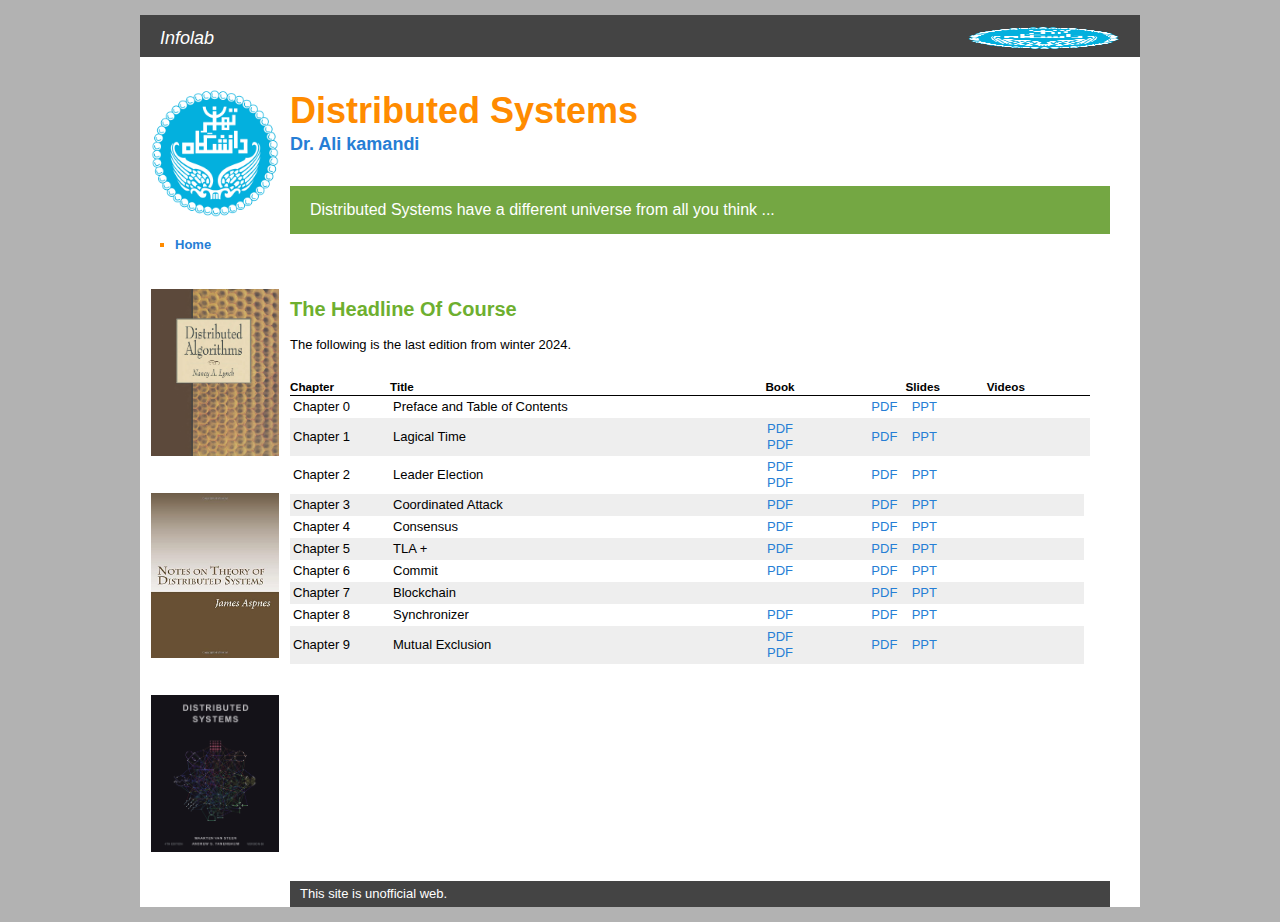
<file: DistTest/index.html>
<!DOCTYPE html PUBLIC "-//W3C//DTD XHTML 1.0 Transitional//EN" "http://www.w3.org/TR/xhtml1/DTD/xhtml1-transitional.dtd">
<html xmlns="http://www.w3.org/1999/xhtml">
<head>
<meta http-equiv="Content-Type" content="text/html; charset=utf-8" />
<title>Distributed Systems</title>
<!-- Standard reset, fonts and grids -->
<link rel="stylesheet" type="text/css" href="style.css">
<!-- styles for the whole website -->
<link href="styles.css" rel="stylesheet" type="text/css" />
</head>
<body class="yui-skin-sam" id="yahoo-com">
<div id="doc" class="yui-t1">
<div id="hd">
<!-- START: header -->
<div id="header">
<div id="header_left">
<div id="header_left_content">
<a href="http://i.stanford.edu/">Infolab</a>
</div>
</div>
<div id="header_right">
<div id="header_right_content">
<a href="https://ut.ac.ir/">
<img src="University_of_Tehran_logo.png" alt="Tehran University" width="153" height="22" />
</a>
</div>
</div>
</div>
<!-- END: header -->
</div>
<!-- START: left column -->
<div id="left-column" align="left">
<br /><br />
<center>
<a href="https://ut.ac.ir/">
<img id="snap-logo" src="University_of_Tehran_logo.png" alt="Tehran University"/>
</a>
</center>
<ul id="links-under-menu">
<li><a href="#top">Home</a></li>
<!--
<li><a href="#book">Book &amp; Slides</a></li>
<li><a href="#mooc">MOOC</a></li>
<li><a href="#courses">UT Courses</a></li>
<li><a href="#support">Supporting Materials</a></li>
-->
</ul>
<br>
<center>
<a href="#ver30"><img id="snap-logo" src="Nancy A. Lynch, Distributed Systems, 1996.png" alt="Book cover Nancy"/></a>
</center>
<br><br>
<center style="margin-top:5px;">
<a href="#ver21"><img id="snap-logo" src="Notes on Theory of Distributed Systems - James Aspnes.png" alt="Book cover Aspnes"/></a>
</center>
<br><br>
<center style="margin-top:5px;">
<a href="#ver10"><img id="snap-logo" src="mvsteen_distributed_systems.png" alt="Book cover Tanenbaum"/></a>
</center>
</div>
<!-- END: left column -->
<!-- START: right column -->
<div id="right-column">
<a name="top"></a>
<br /><br />
<!-- <div style="color:#ff8b00; font-size:36px; font-weight:bold;">Distributed Systems</div> -->
<h1>Distributed Systems</h1>
<div style="font-size:18px; font-weight:bold;">
<a href="https://profile.ut.ac.ir/en/~kamandi">Dr. Ali kamandi</a>
</div>
<div class="call-out-green">
Distributed Systems have a different universe from all you think ...
</div>

<!--
a name="mooc"></a>
<h2>The MOOC (Massive Open Online Course)</h2>
<p>
We are running the third edition of an online course based on the Mining Massive Datases book:
</p>
<p>
<b><a href="https://lagunita.stanford.edu/courses/course-v1:ComputerScience+MMDS+SelfPaced/about">Mining Massive Datasets MOOC</a></b>
</p>
<p>
The course starts September 12 2015 and will run for 9 weeks with 7 weeks of lectures. Additional <a href="https://www.coursera.org/course/mmds">information and registration</a>.
</p
-->

<br>
<a name="ver30"></a>
<h2>The Headline Of Course</h2>
<p>
The following is the last edition from winter 2024.
</p>
<br>
<table style="width: 800px;">
<tr style="border-bottom: 1px solid black">
<th style="font-weight: bold; font-size: 90%; width: 100px; text-align: left;">Chapter</th>
<th style="font-weight: bold; font-size: 90%; width: 360px; text-align: left;">Title</th>
<th style="font-weight: bold; font-size: 90%; width: 60px; text-align: center;">Book</th>
<th style="font-weight: bold; font-size: 90%; width: 130px; text-align: right;" colspan="3">Slides</th>
<th style="font-weight: bold; font-size: 90%; width: 130px; text-align: center;" colspan="12">Videos</th>
</tr>
<tr>
<td style="text-align: left;">Chapter 0</td>
<td style="text-align: left;">Preface and Table of Contents</td>
<td style="text-align: center;"><a href="#">   </a></td>
<td style="text-align: right;width: 40px;">&nbsp;</td>
<td style="text-align: right;width: 30px;"><a href="./slides/pdfs/01. Kamandi_Distributed Systems.pdf">PDF</a></td>
<td style="text-align: right;width: 30px;"><a href="./slides/ppts/01. Kamandi_Distributed Systems.pptx">PPT</a></td>
<td style="text-align: right;" >
<td><a href=""></a></td>
<td><a href=""></a></td>
<td><a href=""></a></td>
<td><a href=""></a></td>
<td><a href=""></a></td>
<td><a href=""></a></td>
<td><a href=""></a></td>
<td><a href=""></a></td>
<td><a href=""></a></td>
<td><a href=""></a></td>
<td><a href=""></a></td>
<td><a href=""></a></td>
<td><a href=""></a></td>
</td>
</tr>
<tr style="background-color: #eeeeee;">
<td style="text-align: left;">Chapter 1</td>
<td style="text-align: left;">Lagical Time </td>
<td style="text-align: center;width: 30px;">
    <a href="./pdfs/singhal_chapter3.pdf">PDF</a>
    <br />
    <a href="./pdfs/aspnes_chapter6.pdf">PDF</a></td>
<td style="text-align: right;width: 40px;">&nbsp;</td>
<td style="text-align: right;width: 30px;"><a href="./slides/pdfs/02. Logical Time.pdf">PDF</a></td>
<td style="text-align: right;width: 30px;"><a href="./slides/ppts/02. Logical Time.pptx">PPT</a></td>
<td style="text-align: right;"><td></td><td></td><td></td><td></td><td></td><td></td><td></td><td></td><td></td><td></td><td></td><td></td><td></td><td></td></td>
</tr>
<tr>
<td style="text-align: left;">Chapter 2</td>
<td style="text-align: left;">Leader Election</td>
<td style="text-align: center;width: 30px;">
    <a href="./pdfs/nancy_chapter3.pdf">PDF</a>
    <br />
    <a href="./pdfs/aspnes_chapter5.pdf">PDF</a></td>
<td style="text-align: right;width: 40px;">&nbsp;</td>
<td style="text-align: right;width: 30px;"><a href="./slides/pdfs/03. Leader Election.pdf">PDF</a></td>
<td style="text-align: right;width: 30px;"><a href="./slides/ppts/03. Leader Election_fa.pptx">PPT</a></td>
<td style="text-align: right;" >
<td><a href=""></a></td>
<td><a href=""></a></td>
<td><a href=""></a></td>
<td><a href=""></a></td>
<td><a href=""></a></td>
<td><a href=""></a></td>
<td><a href=""></a></td>
<td><a href=""></a></td>
<td><a href=""></a></td>
<td><a href=""></a></td>
<td><a href=""></a></td>
<td><a href=""></a></td>
<td><a href=""></a></td>
</td>
</tr>
<tr style="background-color: #eeeeee;">
<td style="text-align: left;">Chapter 3</td>
<td style="text-align: left;">Coordinated Attack</td>
<td style="text-align: center;width: 30px;"><a href="./pdfs/nancy_chapter5.pdf">PDF</a></td>
<td style="text-align: right;width: 40px;">&nbsp;</td>
<td style="text-align: right;width: 30px;"><a href="./slides/pdfs/04. Coordinated Attack.pdf">PDF</a></td>
<td style="text-align: right;width: 30px;"><a href="./slides/ppts/05. Coordinated Attack_fa.pptx">PPT</a></td>
<td style="text-align: right;" >
<td><a href=""></a></td>
<td><a href=""></a></td>
<td><a href=""></a></td>
<td><a href=""></a></td>
<td><a href=""></a></td>
<td><a href=""></a></td>
<td><a href=""></a></td>
<td><a href=""></a></td>
<td><a href=""></a></td>
<td><a href=""></a></td>
<td><a href=""></a></td>
<td><a href=""></a></td>
<td><a href=""></a></td>
</td>
</tr>
<tr>
<td style="text-align: left;">Chapter 4</td>
<td style="text-align: left;">Consensus</td>
<td style="text-align: center;width: 30px;"><a href="./pdfs/nancy_chapter6.pdf">PDF</a></td>
<td style="text-align: right;width: 40px;">&nbsp;</td>
<td style="text-align: right;width: 30px;"><a href="./slides/pdfs/05. Consensus.pdf">PDF</a></td>
<td style="text-align: right;width: 30px;"><a href="./slides/ppts/06. Consensus.pptx">PPT</a></td>
<td style="text-align: right;" >
<td><a href=""></a></td>
<td><a href=""></a></td>
<td><a href=""></a></td>
<td><a href=""></a></td>
<td><a href=""></a></td>
<td><a href=""></a></td>
<td><a href=""></a></td>
<td><a href=""></a></td>
<td><a href=""></a></td>
<td><a href=""></a></td>
<td><a href=""></a></td>
<td><a href=""></a></td>
<td><a href=""></a></td>
</td>
</tr>
<tr style="background-color: #eeeeee;">
    <td style="text-align: left;">Chapter 5</td>
    <td style="text-align: left;">TLA +</td>
    <td style="text-align: center;width: 30px;"><a href="./pdfs/Specifying Systems.pdf">PDF</a></td>
    <td style="text-align: right;width: 40px;">&nbsp;</td>
    <td style="text-align: right;width: 30px;"><a href="./slides/pdfs/08. TLA+.pdf">PDF</a></td>
    <td style="text-align: right;width: 30px;"><a href="./slides//ppts/08. TLA+.pptx">PPT</a></td>
    <td style="text-align: right;" >
    <td><a href=""></a></td>
    <td><a href=""></a></td>
    <td><a href=""></a></td>
    <td><a href=""></a></td>
    <td><a href=""></a></td>
    <td><a href=""></a></td>
    <td><a href=""></a></td>
    <td><a href=""></a></td>
    <td><a href=""></a></td>
    <td><a href=""></a></td>
    <td><a href=""></a></td>
    <td><a href=""></a></td>
    <td><a href=""></a></td>
    </td>
    </tr>
</tr>
<tr>
    <td style="text-align: left;">Chapter 6</td>
    <td style="text-align: left;">Commit</td>
    <td style="text-align: center;width: 30px;"><a href="./pdfs/nancy_chapter7.pdf">PDF</a></td>
    <td style="text-align: right;width: 40px;">&nbsp;</td>
    <td style="text-align: right;width: 30px;"><a href="./slides/pdfs/09. Commit.pdf">PDF</a></td>
    <td style="text-align: right;width: 30px;"><a href="./slides/ppts/09. Commit.pptx">PPT</a></td>
    <td style="text-align: right;" >
    <td><a href=""></a></td>
    <td><a href=""></a></td>
    <td><a href=""></a></td>
    <td><a href=""></a></td>
    <td><a href=""></a></td>
    <td><a href=""></a></td>
    <td><a href=""></a></td>
    <td><a href=""></a></td>
    <td><a href=""></a></td>
    <td><a href=""></a></td>
    <td><a href=""></a></td>
    <td><a href=""></a></td>
    <td><a href=""></a></td>
    </td>
</tr>
<tr style="background-color: #eeeeee;">
    <td style="text-align: left;">Chapter 7</td>
    <td style="text-align: left;">Blockchain</td>
    <td style="text-align: center;width: 30px;"><a href="#">   </a></td>
    <td style="text-align: right;width: 40px;">&nbsp;</td>
    <td style="text-align: right;width: 30px;"><a href="./slides/pdfs/07. Blockchain.pdf">PDF</a></td>
    <td style="text-align: right;width: 30px;"><a href="./slides/ppts/07. Blockchain.pptx">PPT</a></td>
    <td style="text-align: right;" >
    <td><a href=""></a></td>
    <td><a href=""></a></td>
    <td><a href=""></a></td>
    <td><a href=""></a></td>
    <td><a href=""></a></td>
    <td><a href=""></a></td>
    <td><a href=""></a></td>
    <td><a href=""></a></td>
    <td><a href=""></a></td>
    <td><a href=""></a></td>
    <td><a href=""></a></td>
    <td><a href=""></a></td>
    <td><a href=""></a></td>
    </td>
    </tr>
</tr>
<tr>
    <td style="text-align: left;">Chapter 8</td>
    <td style="text-align: left;">Synchronizer</td>
    <td style="text-align: center;width: 30px;"><a href="./pdfs/aspnes_chapter7.pdf">PDF</a></td>
    <td style="text-align: right;width: 40px;">&nbsp;</td>
    <td style="text-align: right;width: 30px;"><a href="./slides/pdfs/12. Synchronizer.pdf">PDF</a></td>
    <td style="text-align: right;width: 30px;"><a href="./slides/ppts/12. Synchronizer.pptx">PPT</a></td>
    <td style="text-align: right;" >
    <td><a href=""></a></td>
    <td><a href=""></a></td>
    <td><a href=""></a></td>
    <td><a href=""></a></td>
    <td><a href=""></a></td>
    <td><a href=""></a></td>
    <td><a href=""></a></td>
    <td><a href=""></a></td>
    <td><a href=""></a></td>
    <td><a href=""></a></td>
    <td><a href=""></a></td>
    <td><a href=""></a></td>
    <td><a href=""></a></td>
    </td>
</tr>
<tr style="background-color: #eeeeee;">
    <td style="text-align: left;">Chapter 9</td>
    <td style="text-align: left;">Mutual Exclusion</td>
    <td style="text-align: center;width: 30px;">
        <a href="./pdfs/singhal_chapter9.pdf">PDF</a>
        <br />
        <a href="./pdfs/aspnes_chapter18.pdf">PDF</a></td>
    <td style="text-align: right;width: 40px;">&nbsp;</td>
    <td style="text-align: right;width: 30px;"><a href="./slides/pdfs/11. Mutual Exclusion.pdf">PDF</a></td>
    <td style="text-align: right;width: 30px;"><a href="./slides/ppts/11. Mutual Exclusion.pptx">PPT</a></td>
    <td style="text-align: right;" >
    <td><a href=""></a></td>
    <td><a href=""></a></td>
    <td><a href=""></a></td>
    <td><a href=""></a></td>
    <td><a href=""></a></td>
    <td><a href=""></a></td>
    <td><a href=""></a></td>
    <td><a href=""></a></td>
    <td><a href=""></a></td>
    <td><a href=""></a></td>
    <td><a href=""></a></td>
    <td><a href=""></a></td>
    <td><a href=""></a></td>
    </td>
    </tr>
</tr>
<tr>
</table>
<br>
<br>
<br>
<br>
<br>
<br>
<br>
<br>
<br>
<br>
<br>
<br>

 
<!-- END: right column -->
<!-- BEGIN: footer -->
<div id="footer">
    This site is unofficial web.
</div>
<!-- END: footer -->
</div>
<script>
(function(i,s,o,g,r,a,m){i['GoogleAnalyticsObject']=r;i[r]=i[r]||function(){
(i[r].q=i[r].q||[]).push(arguments)},i[r].l=1*new Date();a=s.createElement(o),
m=s.getElementsByTagName(o)[0];a.async=1;a.src=g;m.parentNode.insertBefore(a,m)
})(window,document,'script','//www.google-analytics.com/analytics.js','ga');
ga('create', 'UA-342639-6', 'auto');
ga('send', 'pageview');
</script>
</body>
</html>
</file>
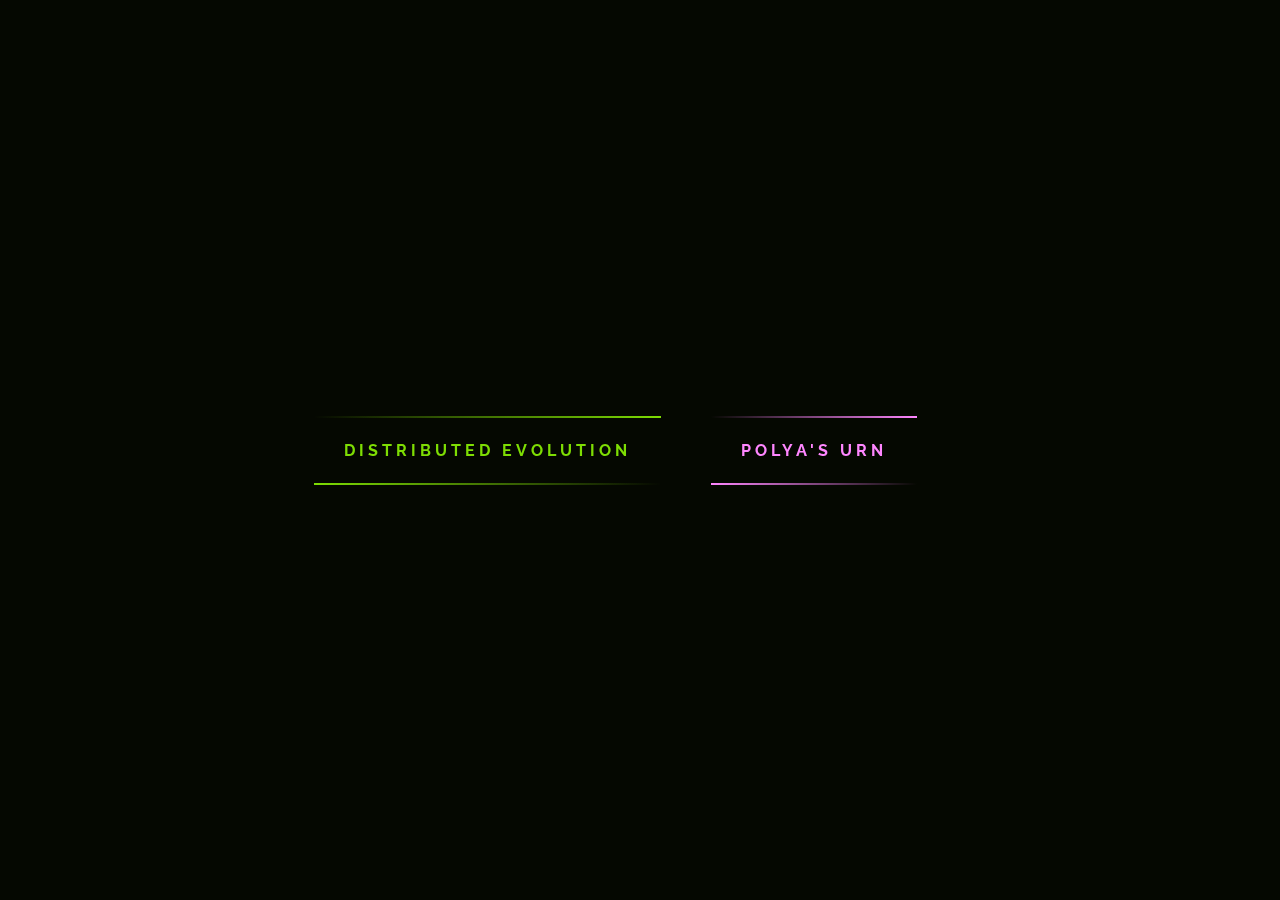
<file: seminars/index.html>
<!DOCTYPE html>
<html lang="en">
  <head>
    <meta charset="UTF-8" />
    <title>Seminars</title>
    <!----CSS link----->
    <link rel="stylesheet" href="style.css" />
  </head>
  <body>
<a href="./DistributedEvolution">
        <span></span>
        <span></span>
        <span></span>
        <span></span>
        Distributed Evolution
    </a>
    <a href="#">
        <span></span>
        <span></span>
        <span></span>
        <span></span>
        Polya's Urn
    </a>
  </body>
</html>
</file>
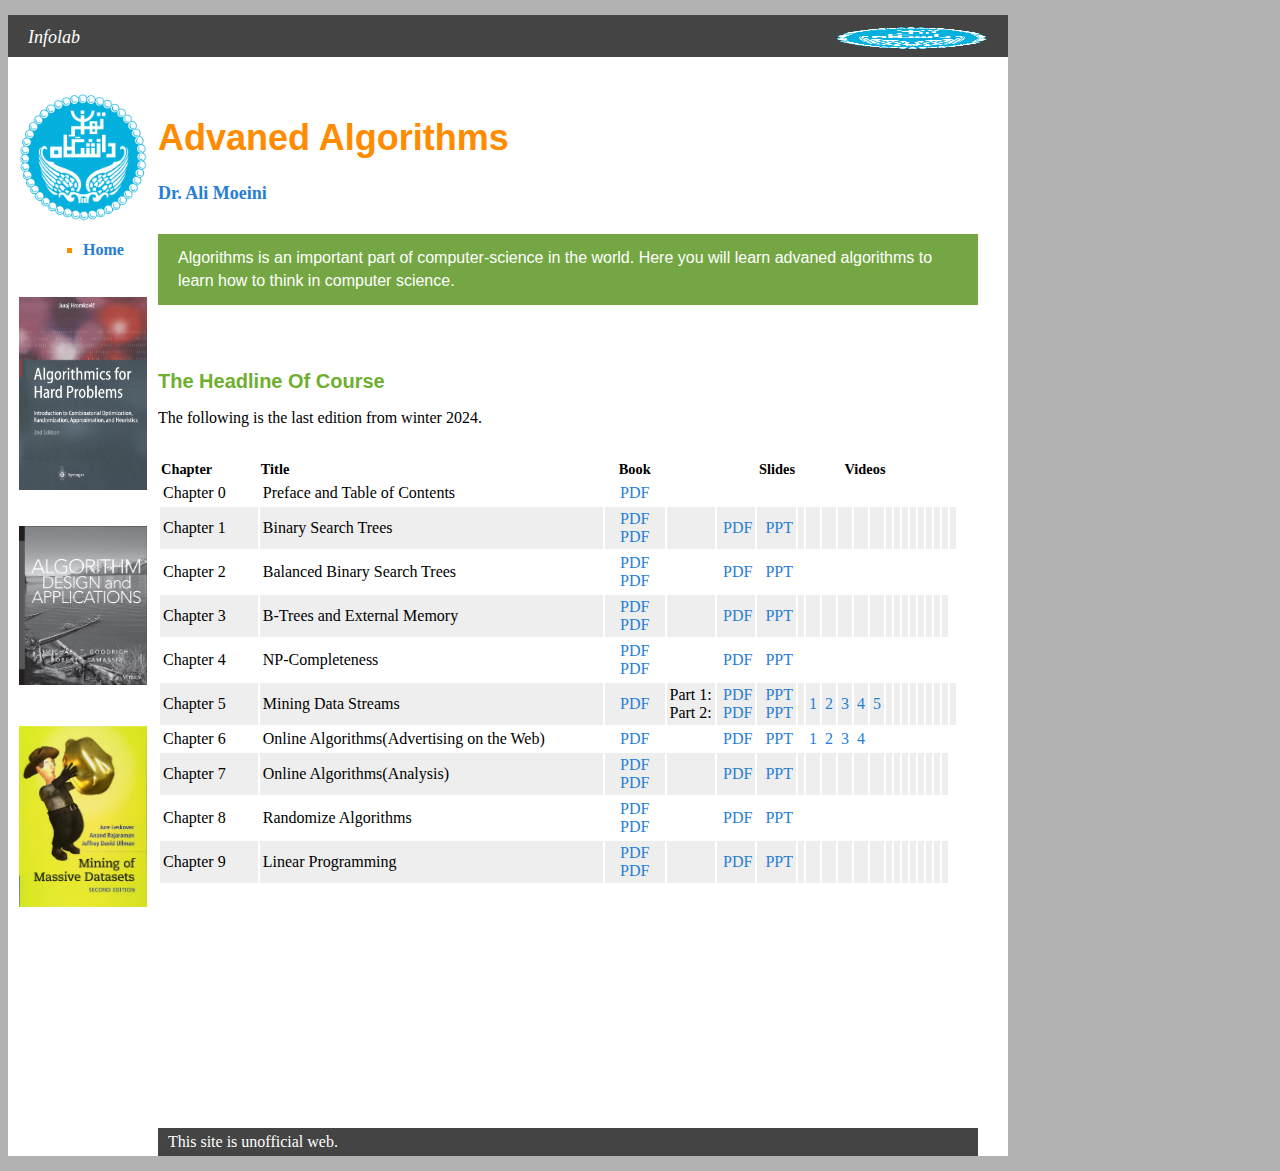
<file: Test/index.html>
<!DOCTYPE html PUBLIC "-//W3C//DTD XHTML 1.0 Transitional//EN" "http://www.w3.org/TR/xhtml1/DTD/xhtml1-transitional.dtd">
<html xmlns="http://www.w3.org/1999/xhtml">
<head>
<meta http-equiv="Content-Type" content="text/html; charset=utf-8" />
<title>Advaned Algorithms</title>
<!-- Standard reset, fonts and grids -->
<link rel="stylesheet" type="text/css" href="#">
<!-- styles for the whole website -->
<link href="styles.css" rel="stylesheet" type="text/css" />
</head>
<body class="yui-skin-sam" id="yahoo-com">
<div id="doc" class="yui-t1">
<div id="hd">
<!-- START: header -->
<div id="header">
<div id="header_left">
<div id="header_left_content">
<a href="http://ut.ac.ir/">Infolab</a>
</div>
</div>
<div id="header_right">
<div id="header_right_content">
<a href="https://ut.ac.ir/">
<img src="University_of_Tehran_logo.png" alt="Tehran University" width="153" height="22" />
</a>
</div>
</div>
</div>
<!-- END: header -->
</div>
<!-- START: left column -->
<div id="left-column" align="left">
<br /><br />
<center>
<a href="https://ut.ac.ir/">
<img id="snap-logo" src="University_of_Tehran_logo.png" alt="Tehran University"/>
</a>
</center>
<ul id="links-under-menu">
<li><a href="#top">Home</a></li>
<!--
<li><a href="#book">Book &amp; Slides</a></li>
<li><a href="#mooc">MOOC</a></li>
<li><a href="#courses">UT Courses</a></li>
<li><a href="#support">Supporting Materials</a></li>
-->
</ul>
<br>
<center>
<a href="#ver30"><img id="snap-logo" src="Algorithm_For_Hard_Problems.jpg" alt="Book cover Algorithm For Hard Problems"/></a>
</center>
<br><br>
<center>
<a href="#ver21"><img id="snap-logo" src="Algorithm_Design_and_Applications.jpg" alt="Book cover Algorithm Design and Applications"/></a>
</center>
<br><br>
<center style="margin-top:5px;">
<a href="#ver10"><img id="snap-logo" src="mmds.jpg" alt="Book cover MMDS"/></a>
</center>
</div>
<!-- END: left column -->
<!-- START: right column -->
<div id="right-column">
<a name="top"></a>
<br /><br />
<!-- <div style="color:#ff8b00; font-size:36px; font-weight:bold;">Advaned Algorithms</div> -->
<h1>Advaned Algorithms</h1>
<div style="font-size:18px; font-weight:bold;">
<a href="https://profile.ut.ac.ir/en/~moeini">Dr. Ali Moeini</a>
</div>
<div class="call-out-green">
Algorithms is an important part of computer-science in the world. Here you will learn advaned algorithms
to learn how to think in computer science.
</div>

<!--
a name="mooc"></a>
<h2>The MOOC (Massive Open Online Course)</h2>
<p>
We are running the third edition of an online course based on the Mining Massive Datases book:
</p>
<p>
<b><a href="https://lagunita.stanford.edu/courses/course-v1:ComputerScience+MMDS+SelfPaced/about">Mining Massive Datasets MOOC</a></b>
</p>
<p>
The course starts September 12 2015 and will run for 9 weeks with 7 weeks of lectures. Additional <a href="https://www.coursera.org/course/mmds">information and registration</a>.
</p
-->

<br>
<a name="ver30"></a>
<h2>The Headline Of Course</h2>
<p>
The following is the last edition from winter 2024.
</p>
<br>
<table style="width: 800px;">
<tr style="border-bottom: 1px solid black">
<th style="font-weight: bold; font-size: 90%; width: 100px; text-align: left;">Chapter</th>
<th style="font-weight: bold; font-size: 90%; width: 360px; text-align: left;">Title</th>
<th style="font-weight: bold; font-size: 90%; width: 60px; text-align: center;">Book</th>
<th style="font-weight: bold; font-size: 90%; width: 130px; text-align: right;" colspan="3">Slides</th>
<th style="font-weight: bold; font-size: 90%; width: 130px; text-align: center;" colspan="12">Videos</th>
</tr>
<tr>
<td style="text-align: left;">Chapter 0</td>
<td style="text-align: left;">Preface and Table of Contents</td>
<td style="text-align: center;"><a href="./pdfs/Algorith_for_hard_problems_Chapter2.pdf">PDF</a></td>
<td style="text-align: right;" colspan="3"> </td>
</tr>
<tr style="background-color: #eeeeee;">
<td style="text-align: left;">Chapter 1</td>
<td style="text-align: left;">Binary Search Trees </td>
<td style="text-align: center;width: 30px;">
    <a href="./pdfs/Algorithm_Design_and_Applications_Chapter3.pdf">PDF</a>
    <br />
    <a href="./pdfs/CLRS_Chapter12.pdf">PDF</a></td>
<td style="text-align: right;width: 40px;">&nbsp;</td>
<td style="text-align: right;width: 30px;"><a href="#">PDF</a></td>
<td style="text-align: right;width: 30px;"><a href="#">PPT</a></td>
<td style="text-align: right;"><td></td><td></td><td></td><td></td><td></td><td></td><td></td><td></td><td></td><td></td><td></td><td></td><td></td><td></td></td>
</tr>
<tr>
<td style="text-align: left;">Chapter 2</td>
<td style="text-align: left;">Balanced Binary Search Trees</td>
<td style="text-align: center;width: 30px;">
    <a href="./pdfs/Algorithm_Design_and_Applications_Chapter4.pdf">PDF</a>
    <br />
    <a href="./pdfs/CLRS_Chapter12.pdf">PDF</a></td>
<td style="text-align: right;width: 40px;">&nbsp;</td>
<td style="text-align: right;width: 30px;"><a href="#">PDF</a></td>
<td style="text-align: right;width: 30px;"><a href="#">PPT</a></td>
<td style="text-align: right;" >
<td><a href=""></a></td>
<td><a href=""></a></td>
<td><a href=""></a></td>
<td><a href=""></a></td>
<td><a href=""></a></td>
<td><a href=""></a></td>
<td><a href=""></a></td>
<td><a href=""></a></td>
<td><a href=""></a></td>
<td><a href=""></a></td>
<td><a href=""></a></td>
<td><a href=""></a></td>
<td><a href=""></a></td>
</td>
</tr>
<tr style="background-color: #eeeeee;">
<td style="text-align: left;">Chapter 3</td>
<td style="text-align: left;">B-Trees and External Memory</td>
<td style="text-align: center;width: 30px;">
    <a href="./pdfs/Algorithm_Design_and_Applications_Chapter20.pdf">PDF</a>
    <br />
    <a href="./pdfs/CLRS_Chapter12.pdf">PDF</a></td>
<td style="text-align: right;width: 40px;">&nbsp;</td>
<td style="text-align: right;width: 30px;"><a href="#">PDF</a></td>
<td style="text-align: right;width: 30px;"><a href="#">PPT</a></td>
<td style="text-align: right;" >
<td><a href=""></a></td>
<td><a href=""></a></td>
<td><a href=""></a></td>
<td><a href=""></a></td>
<td><a href=""></a></td>
<td><a href=""></a></td>
<td><a href=""></a></td>
<td><a href=""></a></td>
<td><a href=""></a></td>
<td><a href=""></a></td>
<td><a href=""></a></td>
<td><a href=""></a></td>
<td><a href=""></a></td>
</td>
</tr>
<tr>
<td style="text-align: left;">Chapter 4</td>
<td style="text-align: left;">NP-Completeness</td>
<td style="text-align: center;width: 30px;">
    <a href="./pdfs/Algorithm_Design_and_Applications_Chapter17.pdf">PDF</a>
    <br />
    <a href="#">PDF</a></td>
<td style="text-align: right;width: 40px;">&nbsp;</td>
<td style="text-align: right;width: 30px;"><a href="#">PDF</a></td>
<td style="text-align: right;width: 30px;"><a href="#">PPT</a></td>
<td style="text-align: right;" >
<td><a href=""></a></td>
<td><a href=""></a></td>
<td><a href=""></a></td>
<td><a href=""></a></td>
<td><a href=""></a></td>
<td><a href=""></a></td>
<td><a href=""></a></td>
<td><a href=""></a></td>
<td><a href=""></a></td>
<td><a href=""></a></td>
<td><a href=""></a></td>
<td><a href=""></a></td>
<td><a href=""></a></td>
</td>
</tr>
<tr style="background-color: #eeeeee;">
<td style="text-align: left;">Chapter 5</td>
<td style="text-align: left;">Mining Data Streams</td>
<td style="text-align: center;"><a href="http://infolab.stanford.edu/~ullman/mmds/ch4.pdf">PDF</a></td>
<td style="text-align: right;width: 40px;">Part 1:<br />Part 2:</td>
<td style="text-align: right;width: 30px;"><a href="./mmds/v2.1/ch04-streams1.pdf">PDF</a><br /><a href="./mmds/v2.1/ch04-streams2.pdf">PDF</a></td>
<td style="text-align: right;width: 30px;"><a href="./mmds/v2.1/ch04-streams1.pptx">PPT</a><br /><a href="./mmds/v2.1/ch04-streams2.pptx">PPT</a></td>
<td style="text-align: right;" >
<td><a href="https://www.youtube.com/watch?v=uH2nVe08UN0">1</a></td>
<td><a href="https://www.youtube.com/watch?v=rHtqC315hdc">2</a></td>
<td><a href="https://www.youtube.com/watch?v=rWazMA5ORSg">3</a></td>
<td><a href="https://www.youtube.com/watch?v=nBMabNdj5B8">4</a></td>
<td><a href="https://www.youtube.com/watch?v=gbFIAA99GZU">5</a></td>
<td><a href=""></a></td>
<td><a href=""></a></td>
<td><a href=""></a></td>
<td><a href=""></a></td>
<td><a href=""></a></td>
<td><a href=""></a></td>
<td><a href=""></a></td>
<td><a href=""></a></td>
<td><a href=""></a></td>
</td>
</tr>
<tr>
<td style="text-align: left;">Chapter 6</td>
<td style="text-align: left;">Online Algorithms(Advertising on the Web)</td>
<td style="text-align: center;"><a href="http://infolab.stanford.edu/~ullman/mmds/ch8.pdf">PDF</a></td>
<td style="text-align: right;width: 40px;">&nbsp;</td>
<td style="text-align: right;width: 30px;"><a href="./mmds/v2.1/ch08-advertising.pdf">PDF</a></td>
<td style="text-align: right;width: 30px;"><a href="./mmds/v2.1/ch08-advertising.pptx">PPT</a></td>
<td style="text-align: right;" >
<td><a href="https://www.youtube.com/watch?v=iIX3rN2725A">1</a></td>
<td><a href="https://www.youtube.com/watch?v=pdV2TGRJILU">2</a></td>
<td><a href="https://www.youtube.com/watch?v=DqZK3u_gmNw">3</a></td>
<td><a href="https://www.youtube.com/watch?v=9Mj8ISjdhJw">4</a></td>
<td><a href=""></a></td>
<td><a href=""></a></td>
<td><a href=""></a></td>
<td><a href=""></a></td>
<td><a href=""></a></td>
<td><a href=""></a></td>
<td><a href=""></a></td>
<td><a href=""></a></td>
<td><a href=""></a></td>
<td><a href=""></a></td>
</td>
</tr>
<tr style="background-color: #eeeeee;">
<td style="text-align: left;">Chapter 7</td>
<td style="text-align: left;">Online Algorithms(Analysis)</td>
<td style="text-align: center;width: 30px;">
    <a href="./pdfs/A_Ghaffari_Chapter14,15,16.pdf">PDF</a>
    <br />
    <a href="#">PDF</a></td>
<td style="text-align: right;width: 40px;">&nbsp;</td>
<td style="text-align: right;width: 30px;"><a href="#">PDF</a></td>
<td style="text-align: right;width: 30px;"><a href="#">PPT</a></td>
<td style="text-align: right;" >
<td><a href=""></a></td>
<td><a href=""></a></td>
<td><a href=""></a></td>
<td><a href=""></a></td>
<td><a href=""></a></td>
<td><a href=""></a></td>
<td><a href=""></a></td>
<td><a href=""></a></td>
<td><a href=""></a></td>
<td><a href=""></a></td>
<td><a href=""></a></td>
<td><a href=""></a></td>
<td><a href=""></a></td>
</td>
</tr>
<tr>
<td style="text-align: left;">Chapter 8</td>
<td style="text-align: left;">Randomize Algorithms</td>
<td style="text-align: center;width: 30px;">
    <a href="./pdfs/Algorithm_Design_and_Applications_Chapter19.pdf">PDF</a>
    <br />
    <a href="#">PDF</a></td>
<td style="text-align: right;width: 40px;">&nbsp;</td>
<td style="text-align: right;width: 30px;"><a href="#">PDF</a></td>
<td style="text-align: right;width: 30px;"><a href="#">PPT</a></td>
<td style="text-align: right;" >
<td><a href=""></a></td>
<td><a href=""></a></td>
<td><a href=""></a></td>
<td><a href=""></a></td>
<td><a href=""></a></td>
<td><a href=""></a></td>
<td><a href=""></a></td>
<td><a href=""></a></td>
<td><a href=""></a></td>
<td><a href=""></a></td>
<td><a href=""></a></td>
<td><a href=""></a></td>
<td><a href=""></a></td>
</td>
</tr>
<tr style="background-color: #eeeeee;">
<td style="text-align: left;">Chapter 9</td>
<td style="text-align: left;">Linear Programming</td>
<td style="text-align: center;width: 30px;">
    <a href="./pdfs/Algorithm_Design_and_Applications_Chapter26.pdf">PDF</a>
    <br />
    <a href="#">PDF</a></td>
<td style="text-align: right;width: 40px;">&nbsp;</td>
<td style="text-align: right;width: 30px;"><a href="#">PDF</a></td>
<td style="text-align: right;width: 30px;"><a href="#">PPT</a></td>
<td style="text-align: right;" >
<td><a href=""></a></td>
<td><a href=""></a></td>
<td><a href=""></a></td>
<td><a href=""></a></td>
<td><a href=""></a></td>
<td><a href=""></a></td>
<td><a href=""></a></td>
<td><a href=""></a></td>
<td><a href=""></a></td>
<td><a href=""></a></td>
<td><a href=""></a></td>
<td><a href=""></a></td>
<td><a href=""></a></td>
</td>
</tr>
<tr>
</table>
<br>
<br>
<br>
<br>
<br>
<br>
<br>
<br>
<br>
<br>
<br>
<br>

 
<!-- END: right column -->
<!-- BEGIN: footer -->
<div id="footer">
    This site is unofficial web.
</div>
<!-- END: footer -->
</div>
<script>
(function(i,s,o,g,r,a,m){i['GoogleAnalyticsObject']=r;i[r]=i[r]||function(){
(i[r].q=i[r].q||[]).push(arguments)},i[r].l=1*new Date();a=s.createElement(o),
m=s.getElementsByTagName(o)[0];a.async=1;a.src=g;m.parentNode.insertBefore(a,m)
})(window,document,'script','//www.google-analytics.com/analytics.js','ga');
ga('create', 'UA-342639-6', 'auto');
ga('send', 'pageview');
</script>
</body>
</html>
</file>
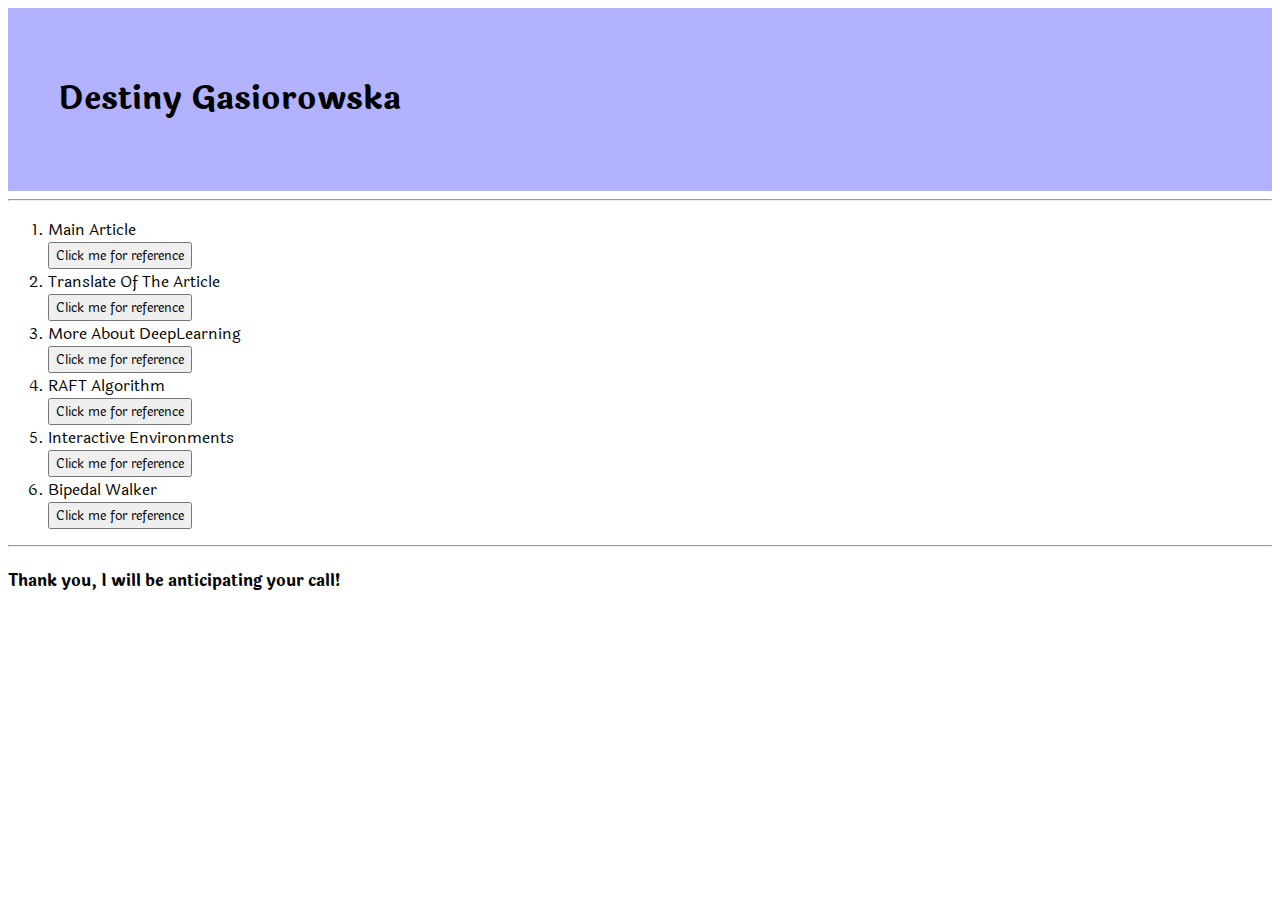
<file: seminars/DistributedEvolution/index.html>
<!DOCTYPE>
<html>

	<head> 
		<meta charset="UTF-8" />
		<title>Distributed Evolution</title>
    		<link rel="stylesheet" href="style.css" />
	</head> 
	<div id="Distributed Evolution" class="card">
    <div class="card-header blue-brand">
	<header>  
		<h1 id="card-title"> Destiny Gasiorowska</h1>
	</header>
	<hr>
	<!--make this header centered in the middle of the page-->
	<!--add in a navigation bar under the header -->
	<main id="education">
		<body>
			<div>
				<p>
					<!--each link is within a button and it will take you to the Square one website for each specific store-->
					<ol>
						<li>Main Article</li>
							<a href="Distributed Evolution.pdf"><button type="button">Click me for reference</button></a>
						
						<li>Translate Of The Article</li>
							<a href="Distributed Evolution.docx"><button type="button">Click me for reference</button></a>
						
						<li>More About DeepLearning</li>
							<a href="https://www.youtube.com/watch?v=6M5VXKLf4D4"><button type="button">Click me for reference</button></a>

						<li>RAFT Algorithm</li>
							<a href="https://raft.github.io"><button type="button">Click me for reference</button></a>

						<li>Interactive Environments</li>
							<a href="https://www.youtube.com/watch?v=TmPfTpjtdgg"><button type="button">Click me for reference</button></a>

						<li>Bipedal Walker</li>
							<a href="https://www.gymlibrary.dev/environments/box2d/bipedal_walker"><button type="button">Click me for reference</button></a>	
					</ol>			
<!--Add in a link to a refrence page website that has the managers name and phone number-->
				</p>
			</div>

		</body>
	</main>
	<hr>

	<footer>
		<h4>Thank you, I will be anticipating your call!</h4>
	</footer>
</html>
</file>
<file: bashgahbazigaran/css/style.css>
/* =========== css table of contents =========

 * theme name: GamePlex v1
 * version: 2.0
 * description: Gaming and live streaming HTML Template
 * author: Pixelaxis
 * author-url: https://themeforest.net/user/pixelaxis

     00 --> tabler icons
     01 --> mixins
     02 --> variables
     03 --> typography
     03 --> animation
     03 --> buttons
     04 --> navbar
     05 --> global
     06 --> section
     07 --> preloader
    ================================== */
/* ============= plugin styles ============== */
@import "tabler-icons.min.css";
@import "swiper-bundle.min.css";
@import "magnific-popup.js_1.1.0_magnific-popup.min.css";
@font-face {
  font-family: "estedadv";
  src: url("../fonts/estedad-fd-var.woff2") format("woff2-variations"), url("../fonts/estedad-fd-var.woff2") format("woff2");
  font-weight: 100 900;
  font-display: fallback;
}
@font-face {
  font-family: estedad;
  src: url("../fonts/estedad-FD-Regular.woff2") format("woff2");
}
@font-face {
  font-family: estedad;
  src: url("../fonts/estedad-FD-Bold.woff2") format("woff2");
  font-weight: 700;
  font-variation-settings: "wght" 700;
}
:root {
  --body-font: estedad, sans-serif;
  --head-font: estedad, sans-serif;
  --p1: 246, 87, 30;
  --p2: 255, 172, 5;
  --s1: 96, 214, 0;
  --s2: 23, 125, 47;
  --s3: 13, 141, 232;
  --n0: 0, 0, 0;
  --n1: 255, 255, 255;
  --n3: 36, 40, 41;
  --n4: 13, 15, 18;
  --n5: 23, 25, 28;
  --n6: 181, 181, 181;
  --gradient1: linear-gradient(218deg, #F76D1F 0%, #F6471C 100%, #F62F1A 100%);
  --gradient2: linear-gradient(1deg, #F54C0A 0.43%, rgba(232, 81, 23, 0.20) 99.55%);
  --gradient3: linear-gradient(188deg, rgba(247, 109, 31, 0.15) 5.73%, rgba(246, 71, 28, 0.00) 92.87%, rgba(246, 47, 26, 0.15) 92.87%);
  --gradient4: linear-gradient(180deg, rgba(0, 0, 0, 0.20) 0%, rgba(0, 0, 0, 0.80) 100%);
  --transition: all 0.5s ease-in-out;
}

* {
  box-sizing: border-box;
}

html {
  scroll-behavior: initial !important;
  display: block;
  height: auto;
  min-height: 100%;
  width: 100%;
}

body {
  font-family: var(--body-font);
  font-size: 16px;
  line-height: 150%;
  font-weight: 400;
  color: rgb(var(--n1));
  background: rgb(var(--n0));
  min-height: 100vh;
  position: relative;
}

::-webkit-scrollbar {
  width: 5px;
  height: 5px;
}

::-webkit-scrollbar-track {
  background: rgb(var(--p2));
  border-radius: 5px;
}

::-webkit-scrollbar-button,
::-webkit-scrollbar-thumb {
  background: rgb(var(--p1));
  border-radius: 5px;
}

::-moz-selection {
  color: rgb(var(--p1));
  background: rgb(var(--n0));
}

::selection {
  color: rgb(var(--p1));
  background: rgb(var(--n1));
}

section,
footer {
  position: relative;
  overflow: hidden;
  max-width: 1920px;
  width: 100%;
  margin: 0 auto;
  z-index: 1;
}

.auto-size-picture {
  width: 100% !important;
}

.display-one {
  font-size: 100px;
  line-height: 110%;
}

.display-two {
  font-size: 72px;
  line-height: 120%;
}

.display-three {
  font-size: 64px;
  line-height: 120%;
}

.display-four {
  font-size: 56px;
  line-height: 120%;
}

.display-five {
  font-size: 48px;
  line-height: 120%;
}

.display-six {
  font-size: 40px;
  line-height: 120%;
}

.fs-one,
h1,
h1 > a {
  font-size: 48px;
  line-height: 120%;
}

.fs-two,
h2,
h2 > a {
  font-size: 40px;
  line-height: 120%;
}

.fs-three,
h3,
h3 > a {
  font-size: 32px;
  line-height: 120%;
}

.fs-four,
h4,
h4 > a {
  font-size: 24px;
  line-height: 130%;
}

.fs-five,
h5,
h5 > a {
  font-size: 20px;
  line-height: 130%;
}

.fs-six,
h6,
h6 > a {
  font-size: 16px;
  line-height: 130%;
}

.fs-xs {
  font-size: 12px;
  line-height: 150%;
}

.fs-sm {
  font-size: 14px;
  line-height: 150%;
}

.fs-base {
  font-size: 16px;
  line-height: 150%;
}

.fs-lg {
  font-size: 18px;
  line-height: 150%;
}

.fs-xl {
  font-size: 20px;
  line-height: 150%;
}

.fs-2xl {
  font-size: 24px;
  line-height: 150%;
}

h1,
h2,
h3,
h4,
h5,
h6,
.display-one,
.display-two,
.display-three,
.display-four,
.display-five,
.display-six,
.fs-one,
.fs-two,
.fs-three,
.fs-four,
.fs-five,
.fs-six {
  font-family: var(--head-font);
  font-weight: 900;
  margin-bottom: 0;
  display: block;
}
h1 span,
h2 span,
h3 span,
h4 span,
h5 span,
h6 span,
.display-one span,
.display-two span,
.display-three span,
.display-four span,
.display-five span,
.display-six span,
.fs-one span,
.fs-two span,
.fs-three span,
.fs-four span,
.fs-five span,
.fs-six span {
  font-size: inherit;
  font-family: inherit;
  color: inherit;
  line-height: inherit;
  font-weight: inherit;
}

.heading-font {
  font-family: var(--head-font);
}

.body-font {
  font-family: var(--body-font);
}

a,
p,
button,
span,
li,
th,
td,
input,
textarea,
select,
label,
blockquote {
  font-family: var(--body-font);
  font-size: 16px;
  line-height: 150%;
  font-weight: normal;
  margin: 0;
}

a,
button {
  color: var(--n1);
  cursor: pointer;
  display: inline-flex;
  gap: 8px;
}
a:hover,
button:hover {
  color: var(--primary-color);
}

a {
  text-decoration: none;
}

ul {
  list-style: none;
  margin: 0;
  padding: 0;
}
ul li {
  font-size: inherit;
  font-family: inherit;
  font-weight: inherit;
}

@media (max-width: 1199px) {
  h1,
  h1 > a {
    font-size: 40px;
  }
  h2,
  h2 > a {
    font-size: 34px;
  }
  h3,
  h3 > a {
    font-size: 30px;
  }
}
.pt-120 {
  padding-top: 120px;
}

.pb-120 {
  padding-bottom: 120px;
}

.mt-120 {
  margin-top: 120px;
}

.mb-120 {
  margin-bottom: 120px;
}

@media (max-width: 1199px) {
  .display-one {
    font-size: 90px;
  }
}
@media (max-width: 991px) {
  .display-one {
    font-size: 72px;
  }
  .display-two {
    font-size: 64px;
  }
  .display-three {
    font-size: 56px;
  }
  .display-four {
    font-size: 48px;
  }
  .display-five {
    font-size: 42px;
  }
  .display-six {
    font-size: 32px;
  }
  .fs-one,
  h1,
  h1 > a {
    font-size: 36px;
  }
  .fs-two,
  h2,
  h2 > a {
    font-size: 30px;
  }
  .fs-three,
  h3,
  h3 > a {
    font-size: 24px;
  }
  .fs-four,
  h4,
  h4 > a {
    font-size: 20px;
  }
  .fs-five,
  h5,
  h5 > a {
    font-size: 18px;
  }
  .fs-six,
  h6,
  h6 > a {
    font-size: 15px;
  }
  .fs-seven {
    font-size: 16px;
  }
  .fs-2xl {
    font-size: 22px;
  }
  .pt-120 {
    padding-top: 60px;
  }
  .pb-120 {
    padding-bottom: 60px;
  }
  .mt-120 {
    margin-top: 60px;
  }
  .mb-120 {
    margin-bottom: 60px;
  }
}
@media (max-width: 767px) {
  .display-one {
    font-size: 56px;
  }
}
@media (max-width: 575px) {
  .display-one {
    font-size: 48px;
  }
  .display-two {
    font-size: 40px;
  }
  .display-three {
    font-size: 36px;
  }
  .display-four {
    font-size: 30px;
  }
  .display-five {
    font-size: 24px;
  }
  .display-six {
    font-size: 20px;
  }
  .fs-2xl {
    font-size: 18px;
  }
  .pt-120 {
    padding-top: 50px;
  }
  .pb-120 {
    padding-bottom: 50px;
  }
  .mt-120 {
    margin-top: 50px;
  }
  .mb-120 {
    margin-bottom: 50px;
  }
}
@media (max-width: 480px) {
  .display-two {
    font-size: 36px;
  }
  h3 {
    font-size: 20px;
  }
  .fs-2xl {
    font-size: 16px;
  }
}
.lines .line {
  position: absolute;
  width: 1px;
  height: 100%;
  top: 0;
  right: 0;
  background: rgba(255, 255, 255, 0.1);
  z-index: -1;
}
.lines .line::after {
  content: "";
  display: block;
  position: absolute;
  height: 30px;
  width: 100%;
  top: 0%;
  right: 0;
  background: linear-gradient(to bottom, rgba(255, 217, 0, 0) 0%, #1329e859 75%, #0de6f6 100%);
  animation: run 4s 0s infinite linear;
  animation-fill-mode: forwards;
}
.lines .line:nth-child(3n+1)::after {
  top: unset;
  animation: run 3s 0s infinite linear;
}
.lines .line:nth-child(1) {
  right: 6%;
}
.lines .line:nth-child(2) {
  right: 12%;
}
.lines .line:nth-child(3) {
  right: 18%;
}
.lines .line:nth-child(4) {
  right: 24%;
}
.lines .line:nth-child(5) {
  right: 30%;
}
.lines .line:nth-child(6) {
  right: 36%;
}
.lines .line:nth-child(7) {
  right: 42%;
}
.lines .line:nth-child(8) {
  right: 48%;
}
.lines .line:nth-child(9) {
  right: 54%;
}
.lines .line:nth-child(10) {
  right: 60%;
}
.lines .line:nth-child(11) {
  right: 66%;
}
.lines .line:nth-child(12) {
  right: 72%;
}
.lines .line:nth-child(13) {
  right: 78%;
}
.lines .line:nth-child(14) {
  right: 84%;
}
.lines .line:nth-child(15) {
  right: 90%;
}
.lines .line:nth-child(16) {
  right: 96%;
}
@media (max-width: 991px) {
  .lines .line:nth-child(2n) {
    display: none;
  }
}
.lines .line-vertical {
  position: absolute;
  width: 100%;
  height: 1px;
  top: 0;
  right: 0;
  background: rgba(255, 255, 255, 0.1);
  z-index: -1;
}
.lines .line-vertical:nth-child(1) {
  top: 10%;
}
.lines .line-vertical:nth-child(2) {
  top: 20%;
}
.lines .line-vertical:nth-child(3) {
  top: 30%;
}
.lines .line-vertical:nth-child(4) {
  top: 40%;
}
.lines .line-vertical:nth-child(5) {
  top: 50%;
}
.lines .line-vertical:nth-child(6) {
  top: 60%;
}
.lines .line-vertical:nth-child(7) {
  top: 70%;
}
.lines .line-vertical:nth-child(8) {
  top: 80%;
}
.lines .line-vertical:nth-child(9) {
  top: 90%;
}
.lines .line-vertical:nth-child(10) {
  top: 100%;
}
@media (max-width: 767px) {
  .lines .line-vertical:nth-child(2n) {
    display: none;
  }
}

@keyframes run {
  0% {
    top: 0%;
  }
  100% {
    top: 100%;
  }
}
.btn-circle {
  width: 42px;
  min-width: 42px;
  max-width: 42px;
  height: 42px;
  border-radius: 50%;
  display: flex;
  align-items: center;
  justify-content: center;
  background: rgb(var(--p1));
  font-weight: normal;
}
@media (max-width: 575px) {
  .btn-circle {
    width: 30px;
    min-width: 30px;
    max-width: 30px;
    height: 30px;
    border-radius: 50%;
    display: flex;
    align-items: center;
    justify-content: center;
  }
}

.box-style {
  width: 48px;
  min-width: 48px;
  max-width: 48px;
  height: 48px;
  border-radius: 50%;
  display: flex;
  align-items: center;
  justify-content: center;
  background: transparent;
  position: relative;
  overflow: hidden;
  z-index: 1;
  transition: all 0.5s ease;
  border: 1px solid rgb(var(--p1));
}
.box-style::before {
  content: "";
  position: absolute;
  top: var(--x);
  left: var(--y);
  transform: translate(-50%, -50%);
  transition: all 0.7s ease;
  background: rgb(var(--p1));
  border-radius: inherit;
  width: 0;
  height: 0;
  z-index: -1;
}
.box-style:hover::before {
  width: 200%;
  height: 200%;
}
.box-style.alt-box {
  max-width: 100%;
  width: 100%;
  max-height: 100%;
  height: 100%;
}
.box-style.alt-box::before {
  background: rgba(var(--p1), 0.2);
}
.box-style.alt-box:hover::before {
  width: 300%;
  height: 500%;
}

.btn-rounded-cus {
  background: rgba(var(--p1), 0.3);
}
.btn-rounded-cus::before {
  content: "";
  position: absolute;
  top: 0;
  right: 0;
  background: rgb(var(--p1));
  border-radius: inherit;
  width: 0;
  height: 100%;
  z-index: -1;
  transition: width 0.5s ease-in-out;
}
@media (max-width: 1199px) {
  .btn-rounded-cus::before {
    display: none;
  }
}
.btn-rounded-cus:hover::before {
  width: 100%;
}

.btn-half-border::before {
  content: "";
  position: absolute;
  top: 50%;
  left: 50%;
  transform: translate(-50%, -50%);
  border-radius: inherit;
  width: calc(100% + 12px);
  height: calc(100% + 12px);
  z-index: -1;
  transition: border 0.3s ease-in-out;
  border: 2px solid transparent;
  border-color: transparent rgb(var(--p1));
}
.btn-half-border:hover::before {
  border-color: rgb(var(--p1));
}

.btn2 {
  width: 48px;
  min-width: 48px;
  max-width: 48px;
  height: 48px;
  border-radius: 50%;
  display: flex;
  align-items: center;
  justify-content: center;
  background: rgb(var(--s1));
  transition: all 0.5s ease;
}

.swiper-btn {
  width: 56px;
  min-width: 56px;
  max-width: 56px;
  height: 56px;
  border-radius: 50%;
  display: flex;
  align-items: center;
  justify-content: center;
  cursor: pointer;
  position: relative;
  z-index: 1;
}
.swiper-btn::after {
  position: absolute;
  content: "";
  display: inline-block;
  width: 100%;
  height: 100%;
  border-radius: inherit;
  border: 1px dashed rgb(var(--p1));
  z-index: -1;
}
.swiper-btn.box-style {
  border: unset;
}
@media (max-width: 767px) {
  .swiper-btn {
    width: 40px;
    min-width: 40px;
    max-width: 40px;
    height: 40px;
    border-radius: 50%;
    display: flex;
    align-items: center;
    justify-content: center;
  }
}

.claim-btn {
  padding: 12px 24px;
  background: rgb(var(--n3));
  border-radius: 50px;
  transition: all 0.5s ease;
}
.claim-btn:hover {
  background: rgb(var(--p1));
}

.bttn {
  border: 0;
  outline: 0;
  background: transparent;
}

.send-msg {
  background: rgb(var(--p2));
  border-radius: 50px;
}

.ntf-btn {
  width: 60px;
  min-width: 60px;
  max-width: 60px;
  height: 60px;
  border-radius: 50%;
  display: flex;
  align-items: center;
  justify-content: center;
}
.hero-section .hero-content .card-area {
  /* border: 1px solid rgba(var(--n1), 0.2); */
  /* background: rgba(var(--n1), 0.1); */
}
@media (max-width: 1199px) {
  .ntf-btn {
    width: 42px;
    min-width: 42px;
    max-width: 42px;
    height: 42px;
    border-radius: 50%;
    display: flex;
    align-items: center;
    justify-content: center;
  }
}
@media (max-width: 575px) {
  .ntf-btn {
    width: 30px;
    min-width: 30px;
    max-width: 30px;
    height: 30px;
    border-radius: 50%;
    display: flex;
    align-items: center;
    justify-content: center;
  }
}

.header-section {
  background: transparent;
  position: fixed;
  top: 0;
  left: 50%;
  transform: translateX(-50%);
  z-index: 100;
  transition: all 0.3s ease-in-out;
  max-height: 100px;
}
@media (max-width: 1600px) {
  .header-section {
    background: rgb(var(--n0));
  }
}
@media (max-width: 991px) {
  .header-section .navbar-toggle-item {
    position: fixed;
    transform: translateY(-150%);
    transition: all 0.3s ease-in-out;
    left: 0;
    top: 80px;
  }
}
@media (max-width: 991px) and (max-width: 575px) {
  .header-section .navbar-toggle-item {
    top: 60px;
  }
}
@media (max-width: 991px) {
  .header-section .navbar-toggle-item.open {
    transform: translateY(0);
  }
}
@media (min-width: 992px) {
  .header-section .navbar-toggle-item {
    display: flex;
    justify-content: center;
    transform: translateX(27%);
  }
  .header-section .menu-link.active {
    color: rgb(var(--s1));
  }
}
.header-section .top-bar.alt {
  max-width: 260px;
  width: 100%;
}
.header-section .navbar-brand .logo1 {
  max-width: 48px;
}
.header-section .navbar-brand .logo2 {
  max-width: 180px;
}
@media (max-width: 991px) {
  .header-section .navbar-brand .logo1 {
    max-width: 36px;
  }
  .header-section .navbar-brand .logo2 {
    max-width: 140px;
  }
}
@media (max-width: 575px) {
  .header-section .navbar-brand .logo1 {
    max-width: 24px;
  }
  .header-section .navbar-brand .logo2 {
    display: none;
  }
}
.header-section .custom-nav .menu-item button {
  position: relative;
  all: unset;
  z-index: 1;
}
.header-section .custom-nav .menu-item button::after {
  position: absolute;
  content: "\ea5f";
  border: none;
  font-family: "tabler-icons";
  font-weight: 400;
  font-size: 14px;
  left: -15px;
  z-index: -1;
  transition: all 0.5s ease-in-out;
}
@media (max-width: 991px) {
  .header-section .custom-nav .menu-item button::after {
    z-index: 1;
    left: 0;
  }
}
.header-section .custom-nav .menu-item button:hover::after {
  transform: rotate(180deg);
}
.header-section .custom-nav .menu-item.active button {
  color: rgb(var(--s1));
}
.header-section .custom-nav .menu-link .active {
  color: rgb(var(--s1));
}
@media (max-width: 991px) {
  .header-section .custom-nav {
    display: grid;
    gap: 6px;
    max-height: 280px;
    overflow-y: auto;
    overflow-x: hidden;
    width: 100%;
    background: rgb(var(--n4));
    padding: 20px 10px;
  }
  .header-section .custom-nav .menu-item {
    position: relative;
  }
  .header-section .custom-nav .sub-menu {
    display: none;
    margin-right: 20px;
    padding: 5px 0;
  }
  .header-section .custom-nav .sub-menu .menu-link {
    padding: 5px 0;
  }
}
@media (min-width: 992px) {
  .header-section .custom-nav {
    display: flex;
    align-items: baseline;
  }
  .header-section .custom-nav .menu-item {
    position: relative;
  }
  .header-section .custom-nav .sub-menu {
    position: absolute;
    top: 30px;
    right: 0;
    opacity: 0;
    width: -moz-max-content;
    width: max-content;
    visibility: hidden;
    transform: translateY(20px);
    text-wrap: nowrap;
    transition: all 0.5s ease-in-out;
    display: initial !important;
    background: rgb(var(--n4));
    padding: 20px;
  }
  .header-section .custom-nav .sub-menu .menu-link {
    padding: 5px 0;
  }
  .header-section .custom-nav .menu-item:hover > .sub-menu {
    opacity: 1;
    visibility: visible;
    transform: translateY(0);
  }
}
.header-section .navbar-toggle-btn {
  width: 36px;
  height: 28px;
  position: relative;
  right: 0;
  transition: 0.3s ease-in-out;
  top: 0px;
  background: transparent;
  border: none;
}
.header-section .navbar-toggle-btn span {
  display: block;
  position: absolute;
  height: 3px;
  width: 100%;
  background: white;
  border-radius: 9px;
  opacity: 1;
  left: 0;
  transform: rotate(0deg);
  transition: 0.3s ease-in-out;
}
.header-section .navbar-toggle-btn span:nth-child(1) {
  top: 0px;
}
.header-section .navbar-toggle-btn span:nth-child(2), .header-section .navbar-toggle-btn span:nth-child(3) {
  top: 12px;
}
.header-section .navbar-toggle-btn span:nth-child(4) {
  top: 24px;
}
.header-section .navbar-toggle-btn.open span:nth-child(1) {
  top: 18px;
  width: 0%;
  left: 50%;
}
.header-section .navbar-toggle-btn.open span:nth-child(2) {
  transform: rotate(45deg);
}
.header-section .navbar-toggle-btn.open span:nth-child(3) {
  transform: rotate(-45deg);
}
.header-section .navbar-toggle-btn.open span:nth-child(4) {
  top: 18px;
  width: 0%;
  left: 50%;
}
@media (max-width: 575px) {
  .header-section .navbar-toggle-btn {
    width: 28px;
    height: 20px;
  }
  .header-section .navbar-toggle-btn span:nth-child(2), .header-section .navbar-toggle-btn span:nth-child(3) {
    top: 8px;
  }
  .header-section .navbar-toggle-btn span:nth-child(4) {
    top: 16px;
  }
}
.header-section .toggle-btn.box-style {
  width: 60px;
  min-width: 60px;
  max-width: 60px;
  height: 60px;
  border-radius: 50%;
  display: flex;
  align-items: center;
  justify-content: center;
}
@media (max-width: 991px) {
  .header-section .toggle-btn.box-style {
    width: 42px;
    min-width: 42px;
    max-width: 42px;
    height: 42px;
    border-radius: 50%;
    display: flex;
    align-items: center;
    justify-content: center;
  }
}
@media (max-width: 575px) {
  .header-section .toggle-btn.box-style {
    width: 30px;
    min-width: 30px;
    max-width: 30px;
    height: 30px;
    border-radius: 50%;
    display: flex;
    align-items: center;
    justify-content: center;
  }
}
.header-section .header-profile .profile-wrapper .img-area {
  width: 60px;
  min-width: 60px;
  max-width: 60px;
  height: 60px;
  border-radius: 50%;
  display: flex;
  align-items: center;
  justify-content: center;
}
@media (max-width: 991px) {
  .header-section .header-profile .profile-wrapper .img-area {
    width: 48px;
    min-width: 48px;
    max-width: 48px;
    height: 48px;
    border-radius: 50%;
    display: flex;
    align-items: center;
    justify-content: center;
  }
}
@media (max-width: 575px) {
  .header-section .header-profile .profile-wrapper .img-area {
    width: 36px;
    min-width: 36px;
    max-width: 36px;
    height: 36px;
    border-radius: 50%;
    display: flex;
    align-items: center;
    justify-content: center;
  }
}
@media (max-width: 991px) {
  .header-section .search-bar {
    position: fixed;
    top: -300%;
    left: 0;
    transition: all 0.3s ease-in-out;
  }
  .header-section .search-bar.open {
    top: 100%;
  }
  .header-section .search-bar.open .input-area {
    background: rgb(var(--n4));
  }
}
.header-section.fixed-header {
  background: rgb(var(--n4));
}

.d-center {
  display: flex;
  align-items: center;
  justify-content: center;
}

.d-between {
  display: flex;
  align-items: center;
  justify-content: space-between;
}

.cursor {
  position: fixed;
  width: 40px;
  height: 40px;
  border-radius: 50%;
  border: 2px solid rgba(var(--n1), 0.8);
  margin-left: -20px;
  margin-top: -20px;
  transition: transform 0.3s;
  pointer-events: none;
  transform-origin: center center;
  z-index: 1000;
}
@media (max-width: 991px) {
  .cursor {
    display: none;
  }
}

.big-cursor,
.small-cursor,
.small-cursor2 {
  transform: scale(7);
  background: rgb(var(--n1));
  mix-blend-mode: difference;
}

.small-cursor {
  transform: scale(4);
}

.small-cursor2 {
  transform: scale(2);
}

.tcp-1 {
  color: rgb(var(--p1)) !important;
}

.tcp-2 {
  color: rgb(var(--p2));
}

.tcs-1 {
  color: rgb(var(--s1));
}

.tcs-2 {
  color: rgb(var(--s2));
}

.tcn-0 {
  color: rgb(var(--n0));
}

.tcn-1 {
  color: rgb(var(--n1));
}

.tcn-6 {
  color: rgb(var(--n6));
}

.bgp-1 {
  background: rgb(var(--p1));
}

.bgp-2 {
  background: rgb(var(--p2));
}

.bgs-1 {
  background: rgb(var(--s1));
}

.bgs-2 {
  background: rgb(var(--s2));
}

.bgn-0 {
  background: rgb(var(--n0));
}

.bgn-1 {
  background: rgb(var(--n1));
}

.bgn-3 {
  background: rgba(var(--n3), 0.4);
}
.bgn-4 {
  background: rgb(var(--n4));
}

.gradient-bg,
.gradient-bg2 {
  position: absolute;
  width: 400px;
  height: 300px;
  transform: rotate(90deg);
  top: 0;
  right: 0;
  border-radius: 150px;
  background: var(--gradient1);
  filter: blur(355.5px);
  z-index: -1;
}

.gradient-bg2 {
  right: unset;
  left: 0;
  background: rgb(var(--s1));
}

@supports (-moz-appearance: none) {
  .gradient-bg, .gradient-bg2 {
    opacity: 0.3;
  }
}
.list-icon li::before {
  content: "";
  display: inline-block;
  width: 6px;
  height: 6px;
  border-radius: 50%;
  background: rgb(var(--p1));
  margin-left: 10px;
  vertical-align: middle;
}
.list-icon li:first-child::before {
  display: none;
}

.dot-icon {
  position: relative;
  padding-right: 24px;
}
.dot-icon::before {
  content: "";
  position: absolute;
  right: 0;
  top: 50%;
  transform: translateY(-50%);
  display: inline-block;
  width: 12px;
  height: 12px;
  border-radius: 50%;
  background: rgb(var(--p1));
}
.dot-icon.alt-icon::before {
  background: rgb(var(--n1));
  width: 6px;
  height: 6px;
}

.hr-line {
  width: 100%;
  height: 1px;
  background: rgb(var(--n1), 0.2);
}
.hr-line.line2 {
  background: rgb(var(--n0), 0.8);
}
.hr-line.line3 {
  background: rgb(var(--n3), 0.6);
}

.v-line {
  width: 1px;
  height: 100%;
  min-height: 20px;
  background: rgb(var(--n1), 0.2);
  display: block;
}

.bt {
  border-top: 1px solid rgb(var(--n3));
}

.bl {
  border-left: 1px solid rgb(var(--n3));
}
@media (max-width: 991px) {
  .bl.br-res {
    border-right: 0;
  }
}

.bb {
  border-bottom: 1px solid rgb(var(--n3));
}

.single-input {
  border: 1px solid rgba(var(--n1), 0.2);
  background: rgba(var(--n0), 0.4);
  padding: 20px;
  border-radius: 12px;
  width: 100%;
  transition: all 0.3s;
}
.single-input:focus-within {
  outline: 1px solid rgb(var(--p1));
}
.single-input input {
  width: 100%;
  border: 0;
  background: transparent;
  color: rgb(var(--n1));
  outline: 0;
}

::-moz-placeholder {
  color: rgb(var(--n6));
}

::placeholder {
  color: rgb(var(--n6));
}

.input-area {
  border: 1px solid rgba(var(--n1), 0.2);
  background: rgba(var(--n0), 0.4);
  padding: 16px 20px;
  border-radius: 50px;
  width: 100%;
  transition: all 0.3s;
}
.input-area:focus-within {
  outline: 1px solid rgb(var(--p1));
}
.input-area input {
  width: 100%;
  border: 0;
  background: transparent;
  color: rgb(var(--n1));
  outline: 0;
}
.input-area input::-moz-placeholder {
  color: rgb(var(--n6));
}
.input-area input::placeholder {
  color: rgb(var(--n6));
}

.custom-checkbox {
  position: relative;
  padding-left: 30px;
  cursor: pointer;
}
.custom-checkbox input {
  opacity: 0;
}
.custom-checkbox .checkmark {
  position: absolute;
  top: 50%;
  left: 50%;
  transform: translate(-50%, -50%);
  width: 32px;
  height: 32px;
  background-color: rgb(var(--p1));
  border-radius: 50%;
}
.custom-checkbox .checkmark:after {
  content: "";
  position: absolute;
  display: none;
  left: 40%;
  top: 20%;
  transform: translate(-50%, -50%);
  width: 8px;
  height: 18px;
  border: solid white;
  border-width: 0 3px 3px 0;
  transform: rotate(45deg);
}
.card-area.py-lg-8.py-6.px-lg-6.px-3.rounded-5.tilt.mb-10 {
  padding: 28px 0px 30px 0px !important;;
}
.custom-checkbox:hover input ~ .checkmark {
  background-color: rgb(var(--p1), 0.8);
}
.custom-checkbox input:checked ~ .checkmark {
  background-color: rgb(var(--p1));
}
.custom-checkbox input:checked ~ .checkmark:after {
  display: block;
}

.tabcontents {
  position: relative;
}

.tabitem {
  transform: translateY(100%);
  position: absolute;
  z-index: -1;
  top: 0;
  width: 100%;
  opacity: 0;
  transition: 0.5s all;
}

.tabitem.active {
  position: initial;
  z-index: 1;
  opacity: 1;
  transform: translateY(0);
}

.accordion-section .acc-header-area {
  cursor: pointer;
  position: relative;
}
.accordion-section .acc-header-area button {
  background: transparent;
  border: 0;
  outline: 0;
}
.accordion-section .acc-header-area button::after {
  content: "\ea69";
  font-family: "tabler-icons";
  z-index: 1;
  position: absolute;
  left: 0px;
  font-size: 24px;
  background-image: none;
  transform: rotate(180deg);
  transition: all 0.5s ease-in-out;
  border-radius: 50%;
}
.accordion-section .acc-content-area {
  display: none;
}
.accordion-section .active .acc-header-area button::after {
  content: "\ea68";
  transform: rotate(180deg);
}

.lower-alpha-right-parentheses {
  padding: 0;
  counter-reset: list;
  list-style-type: none;
}
.lower-alpha-right-parentheses li:before {
  content: counter(list, lower-alpha) ") ";
  counter-increment: list;
}

.pointer {
  cursor: pointer;
}

.outline-0 {
  outline: 0;
}

.notification-area,
.user-account-popup {
  position: fixed;
  top: 100px;
  left: 0px;
  z-index: 100;
  background: rgb(var(--n3));
  max-width: 300px;
  width: 100%;
  max-height: 400px;
  height: 100%;
  border: 1px solid rgb(var(--n3));
  border-radius: 12px;
  transition: all 0.5s ease;
  transform: translateX(-100%);
  overflow-y: auto;
}
.notification-area.open,
.user-account-popup.open {
  transform: translateX(0);
}
.notification-area::-webkit-scrollbar,
.user-account-popup::-webkit-scrollbar {
  width: 5px;
}
.notification-area::-webkit-scrollbar-track,
.user-account-popup::-webkit-scrollbar-track {
  background: rgb(var(--p2));
  border-radius: 5px;
}
.notification-area::-webkit-scrollbar-button, .notification-area::-webkit-scrollbar-thumb,
.user-account-popup::-webkit-scrollbar-button,
.user-account-popup::-webkit-scrollbar-thumb {
  background: rgb(var(--p1));
  border-radius: 5px;
}
.notification-area .card-img-area,
.user-account-popup .card-img-area {
  width: 36px;
  min-width: 36px;
  max-width: 36px;
  height: 36px;
  border-radius: 50%;
  display: flex;
  align-items: center;
  justify-content: center;
}
.notification-area .card-item,
.user-account-popup .card-item {
  padding: 4px;
  border-radius: 12px;
  width: 100%;
  transition: all 0.3s ease;
}
.notification-area .card-item:hover,
.user-account-popup .card-item:hover {
  background: rgb(var(--p1));
}

.user-account-popup {
  height: auto;
}
.user-account-popup .account-item {
  padding: 8px;
  border-radius: 12px;
  transition: all 0.3s ease;
}
.user-account-popup .account-item:hover {
  background: rgb(var(--p1));
}
.user-account-popup .user-level-area {
  background: rgba(var(--p1), 0.1);
}
.user-account-popup .user-level-area .level-bar {
  background: rgb(var(--n4));
  width: 100%;
  height: 6px;
  position: relative;
}
.user-account-popup .user-level-area .level-bar .level-progress {
  position: absolute;
  right: 0;
  top: 0;
  height: 100%;
  background: rgb(var(--p1));
  width: initial;
  transition: all 0.5s ease;
  border-radius: 6px;
}

.red-ball {
  position: absolute;
  max-width: 120px;
  max-height: 200px;
  width: 100%;
  height: 100%;
  border-radius: 40%;
  background: rgb(var(--p1));
  animation: spin 5s ease-in-out infinite;
  filter: blur(140px);
  z-index: -1;
}

@keyframes spin {
  0% {
    transform: rotate(0deg);
  }
  100% {
    transform: rotate(360deg);
  }
}
.connect-wallet-section {
  transform: translateY(-120%);
  transition: all 0.9s ease-in-out;
  z-index: 1000;
}
.connect-wallet-section .connect-wallet-overlay {
  background: rgba(var(--n5), 0.5);
  -webkit-backdrop-filter: blur(4px);
          backdrop-filter: blur(4px);
  z-index: -1;
}
.connect-wallet-section .wallet-wrapper {
  max-width: 600px;
  margin: auto;
}
.connect-wallet-section .wallet-area {
  border: 1px solid rgb(var(--p1));
  max-width: 600px;
  max-height: 700px;
  width: 100%;
}
.connect-wallet-section .wallet-item .wallet-item-thumb {
  width: 48px;
  min-width: 48px;
  max-width: 48px;
  height: 48px;
  border-radius: 50%;
  display: flex;
  align-items: center;
  justify-content: center;
}
.connect-wallet-section.active {
  transform: translateY(0%);
}

.footer-banner-img {
  position: absolute;
  bottom: 100%;
  right: -100%;
  max-width: 300px;
  width: 100%;
  scale: 2;
  opacity: 0.5;
  z-index: -1;
}
@media (max-width: 767px) {
  .footer-banner-img {
    display: none;
  }
}

.sword-area {
  position: absolute;
  top: 0;
  left: 0;
  max-width: 200px;
  width: 100%;
  opacity: 0.5;
}
@media (max-width: 1400px) {
  .sword-area {
    display: none;
  }
}

.diamond-area {
  position: absolute;
  top: 0;
  right: 0;
  max-width: 100px;
  width: 100%;
  opacity: 0.5;
}
@media (max-width: 1600px) {
  .diamond-area {
    display: none;
  }
}

.game-console-area {
  position: absolute;
  top: 0;
  right: 50%;
  max-width: 200px;
  width: 100%;
  opacity: 0.5;
}
@media (max-width: 1600px) {
  .game-console-area {
    display: none;
  }
}

.hero-section {
  background-blend-mode: multiply;
}
.hero-section .star-area {
  position: absolute;
  top: 150px;
  left: 150px;
  max-width: 200px;
}
.hero-section .star-area .big-star {
  max-width: 150px;
  animation: growUp 2s ease-in-out infinite;
}
.hero-section .star-area .small-star {
  position: absolute;
  left: 0;
  max-width: 48px;
  animation: rotate 2s ease-in-out infinite;
}
.hero-section .rotate-award {
  position: absolute;
  bottom: 150px;
  left: 150px;
  max-width: 100px;
  animation: rotateY 3s ease-in-out infinite;
}
.hero-section .hero-content .card-area {
  /*border: 1px solid rgba(var(--n1), 0.2);*/
  /*background: rgba(var(--n1), 0.1);*/
}
.hero-section .hero-content .card-area .card-item .card-img-area {
  max-width: 72px;
  max-height: 72px;
  border: 2px solid rgb(var(--n3));
}
@media (max-width: 575px) {
  .hero-section .hero-content .card-area .card-item .card-img-area {
    max-width: 60px;
    max-height: 60px;
  }
}
@media (max-width: 1750px) {
  .hero-section .star-area,
  .hero-section .rotate-award {
    display: none;
  }
}

.active-player-list .player-lists li {
  width: 48px;
  min-width: 48px;
  max-width: 48px;
  height: 48px;
  border-radius: 50%;
  display: flex;
  align-items: center;
  justify-content: center;
  border: 3px solid rgb(var(--n3));
}
.active-player-list .player-lists li:last-child {
  background: rgb(var(--p1));
  border-color: rgb(var(--n1));
}

.hero-banner-area {
  position: absolute;
  top: 0;
  right: 50%;
  bottom: 0;
  transform: translateX(50%);
  z-index: -1;
}
.hero-banner-area .hero-banner-bg {
  position: absolute;
  top: 0;
  left: 0;
  bottom: 0;
  right: 0;
  z-index: -10;
  width: 520px;
  height: 950px;
  transform: translateX(50%);
}
.hero-banner-area .hero-banner-img {
  position: absolute;
  bottom: 0;
  left: 0;
  right: 0;
  width: 500px;
  height: 700px;
  z-index: -1;
  transform: translateX(45%);
}
span.d-block.tcp-1 {
  margin-top: 45px;
}
@media (max-width: 1399px) {
  .hero-banner-area .hero-banner-bg {
    display: none;
  }
  .hero-banner-area .hero-banner-img {
    width: 450px;
    height: 650px;
  }
}
@media (max-width: 1199px) {
  .hero-banner-area .hero-banner-img {
    width: 350px;
    height: 540px;
  }
}
@media (max-width: 991px) {
  .hero-banner-area .hero-banner-img {
    width: 300px;
    height: 480px;
    right: -80px;
  }
}
@media (max-width: 767px) {
  .hero-banner-area {
    right: 70%;
  }
  .hero-banner-area .hero-banner-img {
    right: 100%;
    height: 350px;
    bottom: unset;
    top: 10%;
    z-index: -1;
  }
}
@media (max-width: 575px) {
  .hero-banner-area {
    display: none;
  }
}

@keyframes growUp {
  50% {
    transform: scale(1.2);
  }
}
@keyframes rotate {
  50% {
    transform: rotate(360deg);
  }
}
@keyframes rotateY {
  0% {
    transform: rotateY(0deg);
  }
  100% {
    transform: rotateY(360deg);
  }
}
.swiper-3d-section {
  margin-top: -120px;
  background: url("../images/bg-2.png") no-repeat center center;
}
.swiper-3d-section .swiper-3d-container {
  width: 100%;
}
.swiper-3d-section .swiper-3d-container .swiper-slide {
  width: 320px;
}
.swiper-3d-section .swiper-3d-container .swiper-slide .card-3d {
  position: relative;
  width: 320px;
  border: 1px solid rgb(var(--n3));
  border-radius: 24px;
  background: rgb(var(--n5));
  transition: all 0.5s ease;
}
.swiper-3d-section .swiper-3d-container .swiper-slide .card-3d .img-area {
  border-radius: inherit;
}
.swiper-3d-section .swiper-3d-container .swiper-slide .card-3d .img-area img {
  border-radius: inherit;
  transition: all 0.5s ease;
}
.swiper-3d-section .swiper-3d-container .swiper-slide .card-3d .card-date {
  border-radius: 12px;
  background: rgba(var(--n1), 0.45);
}
.swiper-3d-section .swiper-3d-container .swiper-slide .card-3d .card-status {
  border-radius: 46px;
  border: 1px solid rgb(var(--s1));
  background: rgb(var(--n4));
  bottom: -10px;
}
.swiper-3d-section .swiper-3d-container .swiper-slide .card-3d .card-info {
  border-radius: 12px;
  background: rgba(var(--n3), 0.4);
}
.swiper-3d-section .swiper-3d-container .swiper-slide-active .card-3d {
  border: 1px solid rgb(var(--p1));
}
.swiper-3d-section .swiper-btn-area .swiper-3d-button-prev,
.swiper-3d-section .swiper-btn-area .swiper-3d-button-next {
  position: absolute;
  top: 50%;
  transform: translateY(-50%);
  left: 10%;
  z-index: 10;
}
.swiper-3d-section .swiper-btn-area .swiper-3d-button-next {
  left: unset;
  right: 10%;
}
@media (max-width: 1760px) {
  .swiper-3d-section .swiper-btn-area {
    margin-top: 40px;
  }
  .swiper-3d-section .swiper-btn-area .swiper-3d-button-prev,
  .swiper-3d-section .swiper-btn-area .swiper-3d-button-next {
    position: initial;
    transform: translateY(0);
    left: unset;
    top: unset;
    right: unset;
  }
}
@media (max-width: 480px) {
  .swiper-3d-section .swiper-btn-area {
    display: none;
  }
}
@media (max-width: 767px) {
  .swiper-3d-section {
    margin-top: -80px;
  }
}

.top-player-section .swiper-top-player .swiper-slide .player-card {
  border-radius: 12px;
  border: 1px solid rgb(var(--n3));
  background: rgb(var(--n4));
  transition: all 0.3s ease-in-out;
}
.top-player-section .swiper-top-player .swiper-slide .player-card .player-img {
  width: 62px;
  height: 62px;
}
.top-player-section .swiper-top-player .swiper-slide .player-card .player-img .player-status {
  width: 20px;
  min-width: 20px;
  max-width: 20px;
  height: 20px;
  border-radius: 50%;
  display: flex;
  align-items: center;
  justify-content: center;
  background: rgb(var(--p1));
  border: 2px solid rgb(var(--n0));
}
.top-player-section .swiper-top-player .swiper-slide .player-card .follow-btn {
  width: 40px;
  min-width: 40px;
  max-width: 40px;
  height: 40px;
  border-radius: 50%;
  display: flex;
  align-items: center;
  justify-content: center;
  border: 1px solid rgb(var(--n6));
  background: transparent;
  transition: all 0.3s ease;
  color: rgb(var(--n6));
}
.top-player-section .swiper-top-player .swiper-slide .player-card .follow-btn:hover {
  border-color: rgb(var(--p1));
  color: rgb(var(--n1));
}
.top-player-section .swiper-top-player .swiper-slide-active .player-card {
  border: 1px solid rgb(var(--p1));
}
.top-player-section .swiper-top-player .swiper-slide-active .player-card .player-name {
  color: rgb(var(--p1));
}
.top-player-section .swiper-top-player .swiper-slide-active .player-card .follow-btn {
  background: rgb(var(--p1));
  border: 0;
  color: rgb(var(--n1));
}

.tournament-section .tournament-wrapper {
  max-width: 1600px;
  margin: 0 auto;
  overflow: hidden;
  border-radius: 32px;
}
.tournament-section .tournament-wrapper.alt {
  max-width: unset;
}
.tournament-section .tournament-wrapper .btn-half-border {
  z-index: 1;
}
.tournament-section .tournament-wrapper .tournament-wrapper-border {
  margin: 1px;
  border: 1px solid rgb(var(--n3));
  position: relative;
  background: rgb(var(--n0));
  border-radius: inherit;
}
.tournament-section .tournament-wrapper .tournament-wrapper-border::before, .tournament-section .tournament-wrapper .tournament-wrapper-border::after {
  content: "";
  position: absolute;
  left: -50%;
  top: 50%;
  background: rgb(var(--p1));
  width: 200%;
  height: 100px;
  z-index: -1;
  border-radius: inherit;
  animation: spinBorder 20s linear infinite;
}
.tournament-section .tournament-wrapper .tournament-wrapper-border::after {
  animation: spinBorder 10s linear infinite;
}
.tournament-section .tournament-wrapper .tournament-card {
  border: 1px solid rgb(var(--n3));
  border-radius: 24px;
  transition: all 0.7s ease-in-out;
}
.tournament-section .tournament-wrapper .tournament-card .tournament-img .img-area {
  border-radius: 12px;
  max-height: 230px;
  width: 100%;
  height: 100%;
}
.tournament-section .tournament-wrapper .tournament-card .tournament-img .img-area img {
  transition: all 0.5s ease;
  border-radius: inherit;
  height: 100%;
}
.tournament-section .tournament-wrapper .tournament-card .tournament-img .card-status {
  border-radius: 46px;
  border: 1px solid rgb(var(--s1));
  background: rgb(var(--n4));
  bottom: -10px;
  transition: all 0.5s ease;
}
.tournament-section .tournament-wrapper .tournament-card .card-info .price-money,
.tournament-section .tournament-wrapper .tournament-card .card-info .ticket-fee,
.tournament-section .tournament-wrapper .tournament-card .card-info .date-time {
  border-radius: 12px;
}
.tournament-section .tournament-wrapper .tournament-card .tournament-title,
.tournament-section .tournament-wrapper .tournament-card .teams,
.tournament-section .tournament-wrapper .tournament-card .player {
  transition: all 0.5s ease;
}
.tournament-section .tournament-wrapper .tournament-card:hover {
  border: 1px solid rgb(var(--p1));
}
.tournament-section .tournament-wrapper .tournament-card:hover .tournament-title,
.tournament-section .tournament-wrapper .tournament-card:hover .teams,
.tournament-section .tournament-wrapper .tournament-card:hover .player {
  color: rgb(var(--p1));
}
.tournament-section .tournament-wrapper .tournament-card:hover .card-status {
  background: rgb(var(--p1));
  border: 1px solid rgb(var(--p1));
}
.tournament-section .tournament-wrapper .tournament-card:hover .tournament-img img {
  transform: scale(1.1);
}
.tournament-section .tournament-wrapper .tournament-card .btn2:hover {
  background: rgb(var(--p1));
  transform: rotate(45deg);
}
@media (max-width: 480px) {
  .tournament-section .tournament-wrapper .tournament-card .btn2 {
    width: 36px;
    min-width: 36px;
    max-width: 36px;
    height: 36px;
    border-radius: 50%;
    display: flex;
    align-items: center;
    justify-content: center;
  }
}

@keyframes spinBorder {
  0% {
    transform: rotate(0deg);
  }
  100% {
    transform: rotate(360deg);
  }
}
.game-section .game-card-wrapper {
  max-width: 310px;
  transition: all 0.5s ease;
  position: relative;
}
.game-section .game-card-wrapper .game-card {
  position: relative;
  max-width: 310px;
  max-height: 470px;
  z-index: 1;
  width: 100%;
  height: 100%;
  overflow: hidden;
}
.game-section .game-card-wrapper .game-card .game-card-border {
  position: absolute;
  width: 100%;
  height: 100%;
  left: 0;
  top: 0;
  background: rgb(var(--n6));
  z-index: -1;
  transition: all 0.5s ease;
}
.game-section .game-card-wrapper .game-card .game-card-border-overlay {
  position: absolute;
  width: 99%;
  height: 99%;
  left: 0.5%;
  top: 0.5%;
  background: rgb(var(--n0));
}
.game-section .game-card-wrapper .game-card .game-img {
  max-width: 300px;
  max-height: 450px;
  width: 100%;
  height: 100%;
  overflow: hidden;
}
@media (max-width: 1399px) {
  .game-section .game-card-wrapper .game-card .game-img.alt {
    max-height: 380px;
  }
}
@media (max-width: 1199px) {
  .game-section .game-card-wrapper .game-card .game-img.alt {
    max-height: 420px;
  }
}
@media (max-width: 767px) {
  .game-section .game-card-wrapper .game-card .game-img.alt {
    max-height: 360px;
  }
}
.game-section .game-card-wrapper .game-card .game-img img {
  transition: all 0.5s ease;
}
.game-section .game-card-wrapper .game-card .game-card-border,
.game-section .game-card-wrapper .game-card .game-card-border-overlay,
.game-section .game-card-wrapper .game-card .game-img,
.game-section .game-card-wrapper .game-card .game-link {
  -webkit-clip-path: polygon(84% 100%, 100% 88%, 100% 5%, 92% 0%, 14% 0%, 0% 11%, 0% 94%, 6% 100%);
          clip-path: polygon(84% 100%, 100% 88%, 100% 5%, 92% 0%, 14% 0%, 0% 11%, 0% 94%, 6% 100%);
}
.game-section .game-card-wrapper .game-card .game-title {
  transition: all 0.5s ease;
}
.game-section .game-card-wrapper .game-link {
  position: absolute;
  width: 99%;
  height: 0;
  left: 0.5%;
  bottom: 0.5%;
  background: var(--gradient2);
  opacity: 0;
  transition: all 0.5s ease;
}
.game-section .game-card-wrapper .game-link .btn2 {
  width: 80px;
  min-width: 80px;
  max-width: 80px;
  height: 80px;
  border-radius: 50%;
  display: flex;
  align-items: center;
  justify-content: center;
  background: rgb(var(--p1));
  transition: all 0.5s ease;
  z-index: 10;
}
.game-section .game-card-wrapper:hover .game-card-border {
  background: rgb(var(--p1));
}
.game-section .game-card-wrapper:hover .game-img img {
  transform: scale(1.1);
}
.game-section .game-card-wrapper:hover .game-title {
  color: rgb(var(--p1));
}
.game-section .game-card-wrapper:hover .game-link {
  opacity: 1;
  height: 99%;
}
.game-section .game-card-wrapper:hover .game-link .btn2 {
  transform: rotate(45deg);
}
.game-section .game-card-wrapper:hover .game-link .btn2:hover {
  transform: rotate(0deg);
}
.game-section .game-swiper .game-swiper-pagination .swiper-pagination-bullet,
.game-section .game-swiper .game-swiper-pagination .swiper-pagination-bullets-dynamic,
.game-section .game-swiper2 .game-swiper-pagination .swiper-pagination-bullet,
.game-section .game-swiper2 .game-swiper-pagination .swiper-pagination-bullets-dynamic {
  width: 15px;
  height: 8px;
  border-radius: 8px;
  background: rgb(var(--p1));
  opacity: 0.7;
}
.game-section .game-swiper .game-swiper-pagination .swiper-pagination-bullet-active,
.game-section .game-swiper2 .game-swiper-pagination .swiper-pagination-bullet-active {
  width: 30px;
  opacity: 1;
}

.next-level-gaming-section .next-level-game-card {
  border: 1px solid rgb(var(--n3));
  border-radius: 12px;
  background: rgb(var(--n4));
  transition: all 0.5s ease;
}
.next-level-gaming-section .next-level-game-card .card-icon {
  width: 80px;
  min-width: 80px;
  max-width: 80px;
  height: 80px;
  border-radius: 50%;
  display: flex;
  align-items: center;
  justify-content: center;
  border: 1px solid rgb(var(--n3));
  transition: all 0.5s ease;
}
@media (max-width: 576px) {
  .next-level-gaming-section .next-level-game-card .card-icon {
    width: 60px;
    min-width: 60px;
    max-width: 60px;
    height: 60px;
    border-radius: 50%;
    display: flex;
    align-items: center;
    justify-content: center;
  }
}
.next-level-gaming-section .next-level-game-card .card-title {
  transition: all 0.5s ease;
}
.next-level-gaming-section .next-level-game-card .card-link {
  border-bottom: 1px solid rgb(var(--n1));
  transition: all 0.5s ease;
}
.next-level-gaming-section .next-level-game-card .card-link i {
  transition: all 0.3s ease;
}
.next-level-gaming-section .next-level-game-card .card-link:hover {
  color: rgb(var(--p1));
  border-color: rgb(var(--p1));
}
.next-level-gaming-section .next-level-game-card .card-link:hover i {
  transform: translateX(-5px);
}
.next-level-gaming-section .next-level-game-card:hover {
  border: 1px solid rgb(var(--p1));
}
.next-level-gaming-section .next-level-game-card:hover .card-icon {
  background: rgb(var(--p1));
}
.next-level-gaming-section .next-level-game-card:hover .card-title {
  color: rgb(var(--p1));
}

@media (min-width: 992px) {
  .footer {
    overflow: initial;
  }
}
@media (max-width: 991px) {
  .footer {
    overflow: hidden;
  }
}
.footer .footer-card-area {
  position: relative;
  z-index: 1;
}
.footer .footer-card-area:before, .footer .footer-card-area:after {
  content: "";
  position: absolute;
  width: 0;
  height: 100%;
  top: 0;
  background: var(--gradient3);
  transition: width 0.5s cubic-bezier(0.22, 0.61, 0.36, 1);
  z-index: -1;
}
.footer .footer-card-area:before {
  left: 0;
}
.footer .footer-card-area:after {
  right: 0;
  transition: width 0.8s cubic-bezier(0.22, 0.61, 0.36, 1);
}
.footer .footer-card-area:hover:before {
  width: 100%;
  transition: width 0.5s cubic-bezier(0.22, 0.61, 0.36, 1);
}
.footer .footer-card-area:hover:after {
  width: 100%;
  transition: width 0.5s cubic-bezier(0.22, 0.61, 0.36, 1);
}
.footer .footer-card-area .flogo-1 {
  max-width: 100px;
  width: 100%;
}
.flogo-1{
  display: flex;
  justify-content: center;
}
.flogo-2{
  display: flex;
  justify-content: center;
}
@media (max-width: 991px) {
  .footer .footer-card-area .flogo-1 {
    max-width: 80px;
  }
}
@media (max-width: 767px) {
  .footer .footer-card-area .flogo-1 {
    max-width: 60px;
  }
}
.footer .footer-card-area .flogo-2 {
  max-width: 200px;
  width: 100%;
}
@media (max-width: 991px) {
  .footer .footer-card-area .flogo-2 {
    max-width: 150px;
  }
}
.footer .footer-list li .footer-link {
  transition: all 0.5s ease;
  transform: translateX(20px);
}
.footer .footer-list li .footer-link i {
  transition: all 0.5s ease;
  opacity: 0;
}
.footer .footer-list li .footer-link:hover {
  color: rgb(var(--p1));
  transform: translateX(0px);
}
.footer .footer-list li .footer-link:hover i {
  transform: translateX(0px);
  opacity: 1;
}

.social-links li {
  width: 40px;
  min-width: 40px;
  max-width: 40px;
  height: 40px;
  border-radius: 50%;
  display: flex;
  align-items: center;
  justify-content: center;
  border-radius: 10px;
  background: rgb(var(--n3));
  transition: all 0.5s ease;
}
.social-links li:hover {
  background: rgb(var(--p1));
}

.banner-section .banner-bg-img,
.banner-section .banner-swiper {
  width: 100%;
  height: 100%;
  max-height: 450px;
}
.banner-section .banner-bg-img .banner-inner-img,
.banner-section .banner-swiper .banner-inner-img {
  width: 100%;
  max-height: 445px;
  height: 100%;
  overflow: hidden;
}
@media (max-width: 991px) {
  .banner-section .banner-bg-img,
  .banner-section .banner-swiper {
    max-height: 700px;
  }
  .banner-section .banner-bg-img .banner-inner-img,
  .banner-section .banner-swiper .banner-inner-img {
    max-height: unset;
    max-width: 400px;
    margin: 0 auto;
  }
}
.banner-section .banner-swiper-pagination {
  position: absolute;
  width: 100px;
  top: 50%;
  left: 5%;
  transform: translateY(-50%);
  z-index: 10;
}
.banner-section .banner-swiper-pagination .swiper-pagination-bullet {
  background: rgb(var(--n6));
  opacity: 0.7;
  width: 9px;
  height: 20px;
  border-radius: 10px;
}
.banner-section .banner-swiper-pagination .swiper-pagination-bullet-active {
  background: rgb(var(--p1));
  height: 40px;
  opacity: 1;
}
.banner-section .card-items .card-img-area {
  width: 72px;
  min-width: 72px;
  max-width: 72px;
  height: 72px;
  border-radius: 50%;
  display: flex;
  align-items: center;
  justify-content: center;
}
@media (max-width: 991px) {
  .banner-section .card-items .card-img-area {
    width: 60px;
    min-width: 60px;
    max-width: 60px;
    height: 60px;
    border-radius: 50%;
    display: flex;
    align-items: center;
    justify-content: center;
  }
}
@media (max-width: 575px) {
  .banner-section .card-items .card-img-area {
    width: 50px;
    min-width: 50px;
    max-width: 50px;
    height: 50px;
    border-radius: 50%;
    display: flex;
    align-items: center;
    justify-content: center;
  }
}

.tournaments-tab .nav-links .tablink {
  background: rgb(var(--n4));
  border: 0;
}
.tournaments-tab .nav-links.active .tablink {
  background: rgb(var(--p1));
}

.parallax-banner-area {
  width: 100%;
  height: 100%;
  max-height: 400px;
  min-height: 150px;
}
.parallax-banner-area img {
  min-height: 120px;
  max-height: 400px;
}
.parallax-banner-area img.alt {
  min-height: unset;
}

.teams-card-section .team-card {
  border: 1px solid rgb(var(--n3));
  border-radius: 12px;
  display: flex;
  align-items: start;
  justify-content: center;
}
@media (max-width: 1600px) {
  .teams-card-section .team-card {
    flex-direction: column;
    align-items: center;
  }
  .teams-card-section .team-card .title-area,
  .teams-card-section .team-card .player-info {
    justify-content: center;
  }
}
.teams-card-section .team-card .team-thumb {
  max-width: 80px;
  max-height: 80px;
  width: 100%;
  margin: 0 auto;
}
.teams-card-section .team-card .btn-half-border {
  background: rgb(var(--n3));
  transition: all 0.3s ease;
}
.teams-card-section .team-card .btn-half-border::before {
  border-color: transparent rgb(var(--n3));
}
.teams-card-section .team-card .btn-half-border:hover {
  background: rgb(var(--p1));
}
.teams-card-section .team-card .btn-half-border:hover::before {
  border-color: rgb(var(--p1));
}

.player-lists li {
  width: 40px;
  min-width: 40px;
  max-width: 40px;
  height: 40px;
  border-radius: 50%;
  display: flex;
  align-items: center;
  justify-content: center;
  border: 3px solid rgb(var(--n3));
}
.player-lists li:last-child {
  background: rgb(var(--n3));
  border-color: rgb(var(--n1));
}

.team-profile-banner .team-banner,
.team-profile-banner .profile-banner,
.profile-banner-section .team-banner,
.profile-banner-section .profile-banner {
  min-height: 200px;
}
.team-profile-banner .team-banner::after,
.team-profile-banner .profile-banner::after,
.profile-banner-section .team-banner::after,
.profile-banner-section .profile-banner::after {
  content: "";
  position: absolute;
  width: 100%;
  height: 100%;
  top: 0;
  left: 0;
  background: var(--gradient4);
}
.team-profile-banner .team-banner .tbi,
.team-profile-banner .profile-banner .tbi,
.profile-banner-section .team-banner .tbi,
.profile-banner-section .profile-banner .tbi {
  max-height: 400px;
  min-height: 200px;
  -o-object-fit: cover;
     object-fit: cover;
}
.team-profile-banner .team-banner .edit-btn,
.team-profile-banner .profile-banner .edit-btn,
.profile-banner-section .team-banner .edit-btn,
.profile-banner-section .profile-banner .edit-btn {
  cursor: pointer;
}
.team-profile-banner .team-banner .team-profile,
.team-profile-banner .team-banner .user-profile,
.team-profile-banner .profile-banner .team-profile,
.team-profile-banner .profile-banner .user-profile,
.profile-banner-section .team-banner .team-profile,
.profile-banner-section .team-banner .user-profile,
.profile-banner-section .profile-banner .team-profile,
.profile-banner-section .profile-banner .user-profile {
  bottom: 0;
  left: 0;
  right: 0;
  transform: translateY(20%);
}
.team-profile-banner .team-banner .team-profile .team-thumb,
.team-profile-banner .team-banner .team-profile .profile-thumb,
.team-profile-banner .team-banner .user-profile .team-thumb,
.team-profile-banner .team-banner .user-profile .profile-thumb,
.team-profile-banner .profile-banner .team-profile .team-thumb,
.team-profile-banner .profile-banner .team-profile .profile-thumb,
.team-profile-banner .profile-banner .user-profile .team-thumb,
.team-profile-banner .profile-banner .user-profile .profile-thumb,
.profile-banner-section .team-banner .team-profile .team-thumb,
.profile-banner-section .team-banner .team-profile .profile-thumb,
.profile-banner-section .team-banner .user-profile .team-thumb,
.profile-banner-section .team-banner .user-profile .profile-thumb,
.profile-banner-section .profile-banner .team-profile .team-thumb,
.profile-banner-section .profile-banner .team-profile .profile-thumb,
.profile-banner-section .profile-banner .user-profile .team-thumb,
.profile-banner-section .profile-banner .user-profile .profile-thumb {
  width: 220px;
  min-width: 220px;
  max-width: 220px;
  height: 220px;
  border-radius: 50%;
  display: flex;
  align-items: center;
  justify-content: center;
  border: 5px solid rgb(var(--n4));
}
@media (max-width: 1199px) {
  .team-profile-banner .team-banner .team-profile .team-thumb,
  .team-profile-banner .team-banner .team-profile .profile-thumb,
  .team-profile-banner .team-banner .user-profile .team-thumb,
  .team-profile-banner .team-banner .user-profile .profile-thumb,
  .team-profile-banner .profile-banner .team-profile .team-thumb,
  .team-profile-banner .profile-banner .team-profile .profile-thumb,
  .team-profile-banner .profile-banner .user-profile .team-thumb,
  .team-profile-banner .profile-banner .user-profile .profile-thumb,
  .profile-banner-section .team-banner .team-profile .team-thumb,
  .profile-banner-section .team-banner .team-profile .profile-thumb,
  .profile-banner-section .team-banner .user-profile .team-thumb,
  .profile-banner-section .team-banner .user-profile .profile-thumb,
  .profile-banner-section .profile-banner .team-profile .team-thumb,
  .profile-banner-section .profile-banner .team-profile .profile-thumb,
  .profile-banner-section .profile-banner .user-profile .team-thumb,
  .profile-banner-section .profile-banner .user-profile .profile-thumb {
    width: 180px;
    min-width: 180px;
    max-width: 180px;
    height: 180px;
    border-radius: 50%;
    display: flex;
    align-items: center;
    justify-content: center;
  }
}
@media (max-width: 991px) {
  .team-profile-banner .team-banner .team-profile .team-thumb,
  .team-profile-banner .team-banner .team-profile .profile-thumb,
  .team-profile-banner .team-banner .user-profile .team-thumb,
  .team-profile-banner .team-banner .user-profile .profile-thumb,
  .team-profile-banner .profile-banner .team-profile .team-thumb,
  .team-profile-banner .profile-banner .team-profile .profile-thumb,
  .team-profile-banner .profile-banner .user-profile .team-thumb,
  .team-profile-banner .profile-banner .user-profile .profile-thumb,
  .profile-banner-section .team-banner .team-profile .team-thumb,
  .profile-banner-section .team-banner .team-profile .profile-thumb,
  .profile-banner-section .team-banner .user-profile .team-thumb,
  .profile-banner-section .team-banner .user-profile .profile-thumb,
  .profile-banner-section .profile-banner .team-profile .team-thumb,
  .profile-banner-section .profile-banner .team-profile .profile-thumb,
  .profile-banner-section .profile-banner .user-profile .team-thumb,
  .profile-banner-section .profile-banner .user-profile .profile-thumb {
    width: 160px;
    min-width: 160px;
    max-width: 160px;
    height: 160px;
    border-radius: 50%;
    display: flex;
    align-items: center;
    justify-content: center;
  }
}
@media (max-width: 767px) {
  .team-profile-banner .team-banner .team-profile .team-thumb,
  .team-profile-banner .team-banner .team-profile .profile-thumb,
  .team-profile-banner .team-banner .user-profile .team-thumb,
  .team-profile-banner .team-banner .user-profile .profile-thumb,
  .team-profile-banner .profile-banner .team-profile .team-thumb,
  .team-profile-banner .profile-banner .team-profile .profile-thumb,
  .team-profile-banner .profile-banner .user-profile .team-thumb,
  .team-profile-banner .profile-banner .user-profile .profile-thumb,
  .profile-banner-section .team-banner .team-profile .team-thumb,
  .profile-banner-section .team-banner .team-profile .profile-thumb,
  .profile-banner-section .team-banner .user-profile .team-thumb,
  .profile-banner-section .team-banner .user-profile .profile-thumb,
  .profile-banner-section .profile-banner .team-profile .team-thumb,
  .profile-banner-section .profile-banner .team-profile .profile-thumb,
  .profile-banner-section .profile-banner .user-profile .team-thumb,
  .profile-banner-section .profile-banner .user-profile .profile-thumb {
    width: 140px;
    min-width: 140px;
    max-width: 140px;
    height: 140px;
    border-radius: 50%;
    display: flex;
    align-items: center;
    justify-content: center;
  }
}
@media (max-width: 575px) {
  .team-profile-banner .team-banner .team-profile .team-thumb,
  .team-profile-banner .team-banner .team-profile .profile-thumb,
  .team-profile-banner .team-banner .user-profile .team-thumb,
  .team-profile-banner .team-banner .user-profile .profile-thumb,
  .team-profile-banner .profile-banner .team-profile .team-thumb,
  .team-profile-banner .profile-banner .team-profile .profile-thumb,
  .team-profile-banner .profile-banner .user-profile .team-thumb,
  .team-profile-banner .profile-banner .user-profile .profile-thumb,
  .profile-banner-section .team-banner .team-profile .team-thumb,
  .profile-banner-section .team-banner .team-profile .profile-thumb,
  .profile-banner-section .team-banner .user-profile .team-thumb,
  .profile-banner-section .team-banner .user-profile .profile-thumb,
  .profile-banner-section .profile-banner .team-profile .team-thumb,
  .profile-banner-section .profile-banner .team-profile .profile-thumb,
  .profile-banner-section .profile-banner .user-profile .team-thumb,
  .profile-banner-section .profile-banner .user-profile .profile-thumb {
    width: 120px;
    min-width: 120px;
    max-width: 120px;
    height: 120px;
    border-radius: 50%;
    display: flex;
    align-items: center;
    justify-content: center;
  }
}
@media (max-width: 480px) {
  .team-profile-banner .team-banner .team-profile .team-thumb,
  .team-profile-banner .team-banner .team-profile .profile-thumb,
  .team-profile-banner .team-banner .user-profile .team-thumb,
  .team-profile-banner .team-banner .user-profile .profile-thumb,
  .team-profile-banner .profile-banner .team-profile .team-thumb,
  .team-profile-banner .profile-banner .team-profile .profile-thumb,
  .team-profile-banner .profile-banner .user-profile .team-thumb,
  .team-profile-banner .profile-banner .user-profile .profile-thumb,
  .profile-banner-section .team-banner .team-profile .team-thumb,
  .profile-banner-section .team-banner .team-profile .profile-thumb,
  .profile-banner-section .team-banner .user-profile .team-thumb,
  .profile-banner-section .team-banner .user-profile .profile-thumb,
  .profile-banner-section .profile-banner .team-profile .team-thumb,
  .profile-banner-section .profile-banner .team-profile .profile-thumb,
  .profile-banner-section .profile-banner .user-profile .team-thumb,
  .profile-banner-section .profile-banner .user-profile .profile-thumb {
    width: 100px;
    min-width: 100px;
    max-width: 100px;
    height: 100px;
    border-radius: 50%;
    display: flex;
    align-items: center;
    justify-content: center;
  }
}
.team-profile-banner .team-banner .team-profile .team-thumb img,
.team-profile-banner .team-banner .team-profile .profile-thumb img,
.team-profile-banner .team-banner .user-profile .team-thumb img,
.team-profile-banner .team-banner .user-profile .profile-thumb img,
.team-profile-banner .profile-banner .team-profile .team-thumb img,
.team-profile-banner .profile-banner .team-profile .profile-thumb img,
.team-profile-banner .profile-banner .user-profile .team-thumb img,
.team-profile-banner .profile-banner .user-profile .profile-thumb img,
.profile-banner-section .team-banner .team-profile .team-thumb img,
.profile-banner-section .team-banner .team-profile .profile-thumb img,
.profile-banner-section .team-banner .user-profile .team-thumb img,
.profile-banner-section .team-banner .user-profile .profile-thumb img,
.profile-banner-section .profile-banner .team-profile .team-thumb img,
.profile-banner-section .profile-banner .team-profile .profile-thumb img,
.profile-banner-section .profile-banner .user-profile .team-thumb img,
.profile-banner-section .profile-banner .user-profile .profile-thumb img {
  min-height: unset;
}
.team-profile-banner .user-social li,
.profile-banner-section .user-social li {
  width: 40px;
  min-width: 40px;
  max-width: 40px;
  height: 40px;
  border-radius: 50%;
  display: flex;
  align-items: center;
  justify-content: center;
  background: rgb(var(--n4));
  border-radius: 12px;
  border: none;
}
.team-profile-banner .team-info .team-info-icon,
.profile-banner-section .team-info .team-info-icon {
  width: 50px;
  min-width: 50px;
  max-width: 50px;
  height: 50px;
  border-radius: 50%;
  display: flex;
  align-items: center;
  justify-content: center;
  border-radius: unset;
}

.player-details-section .nav-pills .nav-link {
  background: rgb(var(--n3));
  border: 0;
  border-radius: 50px;
  color: rgb(var(--n1));
}
.player-details-section .nav-pills .active {
  background: rgb(var(--p1));
}
.player-details-section .nested-tabs .nav-link {
  background: unset;
  border-radius: unset;
  padding: unset;
  opacity: 0.8;
}
.player-details-section .nested-tabs .active {
  border-bottom: 2px solid rgb(var(--p1));
  opacity: 1;
}

.team-game-header,
.team-game-table {
  width: 150%;
  min-width: 991px;
  border-spacing: 15px;
}
.team-game-header .tdw,
.team-game-table .tdw {
  width: 10%;
}
.team-game-header .tdw:first-child,
.team-game-table .tdw:first-child {
  width: 50%;
}

.faq-accordion .accordion-single {
  border: 1px solid transparent;
  transition: all 0.3s ease-in-out;
}
.faq-accordion .accordion-single.active {
  border: 1px solid rgb(var(--p1));
}

.tournament-details .parallax-banner-area {
  min-height: 350px;
  max-height: unset;
}
@media (max-width: 991px) {
  .tournament-details .parallax-banner-area {
    min-height: 700px;
  }
}
@media (max-width: 575px) {
  .tournament-details .parallax-banner-area {
    min-height: 600px;
  }
}
.tournament-details .running-tournament .date-box {
  width: 80px;
  min-width: 80px;
  max-width: 80px;
  height: 80px;
  border-radius: 50%;
  display: flex;
  align-items: center;
  justify-content: center;
  border-radius: 20%;
  -webkit-clip-path: polygon(50% 0%, 100% 25%, 100% 75%, 50% 100%, 0% 75%, 0% 25%);
          clip-path: polygon(50% 0%, 100% 25%, 100% 75%, 50% 100%, 0% 75%, 0% 25%);
  background: rgb(var(--p1));
}
@media (max-width: 575px) {
  .tournament-details .running-tournament .date-box {
    width: 60px;
    min-width: 60px;
    max-width: 60px;
    height: 60px;
    border-radius: 50%;
    display: flex;
    align-items: center;
    justify-content: center;
    border-radius: 10%;
  }
}

.tour-reg-process-section .tour-reg-process-area .step-area {
  position: relative;
  z-index: 1;
}
.tour-reg-process-section .tour-reg-process-area .step-area:before {
  content: "";
  position: absolute;
  top: 50%;
  right: 0%;
  transform: translateY(-50%);
  width: 120%;
  height: 4px;
  background: rgba(var(--s1), 0.3);
  z-index: -1;
}
@media (max-width: 1199px) {
  .tour-reg-process-section .tour-reg-process-area .step-area:before {
    width: 110%;
  }
}
@media (max-width: 575px) {
  .tour-reg-process-section .tour-reg-process-area .step-area:before {
    display: none;
  }
}
.tour-reg-process-section .tour-reg-process-area .step-area .step {
  width: 60px;
  min-width: 60px;
  max-width: 60px;
  height: 60px;
  border-radius: 50%;
  display: flex;
  align-items: center;
  justify-content: center;
  background: rgb(var(--n3));
  position: relative;
  z-index: 1;
}
.tour-reg-process-section .tour-reg-process-area .step-area .step .check {
  display: none;
}
.tour-reg-process-section .tour-reg-process-area.complete .step-area:before {
  background: rgb(var(--s1));
}
.tour-reg-process-section .tour-reg-process-area.complete .step-area .step {
  background: rgb(var(--s1));
}
.tour-reg-process-section .tour-reg-process-area.complete .step-area .step-number {
  display: none;
}
.tour-reg-process-section .tour-reg-process-area.complete .step-area .check {
  display: block;
}
.tour-reg-process-section .tour-reg-process-area.pending .step-area .step {
  border: 1px solid rgb(var(--s1));
}
.tour-reg-process-section .tour-reg-process-area.pending .step-area .step .step-number {
  display: none;
}
.tour-reg-process-section .tour-reg-process-area.pending .step-area .step .check {
  display: block;
}
.tour-reg-process-section .tour-reg-content-area .date {
  border: 1px solid rgb(var(--n3));
  transition: all 0.3s ease-in-out;
}
.tour-reg-process-section .tour-reg-content-area .date:hover {
  background: rgb(var(--s1));
}
.tour-reg-process-section .trp-area .trp-box:last-child .step-area:before {
  display: none;
}

.tournament-more-details .bracket-card .bracket-badge {
  border: 1px solid rgb(var(--n3));
}
.tournament-more-details .team-tree-view-area .team-tree-view-list {
  position: relative;
}
.tournament-more-details .team-tree-view-area .team-tree-view-list .team-tree-view-item {
  border-right: 5px solid rgb(var(--n3));
}
.tournament-more-details .team-tree-view-area .team-tree-view-list .team-tree-view-item .team-tree-view-thumb {
  width: 48px;
  min-width: 48px;
  max-width: 48px;
  height: 48px;
  border-radius: 50%;
  display: flex;
  align-items: center;
  justify-content: center;
}
.tournament-more-details .team-tree-view-area .team-tree-view-list::before, .tournament-more-details .team-tree-view-area .team-tree-view-list::after {
  content: "";
  position: absolute;
  top: 50%;
  right: -10%;
  transform: translate(50%, -50%);
  width: 10%;
  height: 100%;
  z-index: -1;
  border: 2px solid rgb(var(--n3));
  border-right: none;
  border-radius: 10px;
}
.tournament-more-details .team-tree-view-area .team-tree-view-list::after {
  width: 10%;
  height: 1px;
  right: 0;
  border: none;
  background: rgb(var(--n3));
}
.tournament-more-details .team-tree-view-area .team-tree-view-list.grand-grand-child::before {
  display: none;
}
.tournament-more-details .team-tree-view-area .team-tree-view-list.grand-grand-child::after {
  display: none;
}
.tournament-more-details .team-tree-view-area .team-tree-view-list.grand-child::before {
  height: 130%;
}
.tournament-more-details .team-tree-view-area .team-tree-view-list.child::before {
  height: 280%;
}
.tournament-more-details .team-tree-view-area .team-tree-view-list.parent::before {
  height: 560%;
}
.tournament-more-details .team-branch-list .team-branch-item .team-branch-thumb {
  width: 48px;
  min-width: 48px;
  max-width: 48px;
  height: 48px;
  border-radius: 50%;
  display: flex;
  align-items: center;
  justify-content: center;
}
.tournament-more-details .rule-accordion .accordion-single .rule-acc-btn::after {
  content: "\f60d";
  left: unset;
  right: 0;
  color: rgb(var(--p2));
}
.tournament-more-details .rule-accordion .active .rule-acc-btn::after {
  transform: rotate(90deg);
}

.gaming-account-card {
  border: 1px solid transparent;
  transition: all 0.3s ease-in-out;
}
.gaming-account-card .edit-id {
  cursor: pointer;
}
.gaming-account-card .gaming-account-thumb {
  width: 80px;
  min-width: 80px;
  max-width: 80px;
  height: 80px;
  border-radius: 50%;
  display: flex;
  align-items: center;
  justify-content: center;
  -webkit-clip-path: polygon(50% 0%, 100% 25%, 100% 75%, 50% 100%, 0% 75%, 0% 25%);
          clip-path: polygon(50% 0%, 100% 25%, 100% 75%, 50% 100%, 0% 75%, 0% 25%);
}
.gaming-account-card:hover {
  border-color: rgb(var(--p1));
}
.gaming-account-card:hover .title {
  color: rgb(var(--p1));
}

.connected-thumb {
  width: 80px;
  min-width: 80px;
  max-width: 80px;
  height: 80px;
  border-radius: 50%;
  display: flex;
  align-items: center;
  justify-content: center;
}
@media (max-width: 767px) {
  .connected-thumb {
    width: 60px;
    min-width: 60px;
    max-width: 60px;
    height: 60px;
    border-radius: 50%;
    display: flex;
    align-items: center;
    justify-content: center;
  }
}

@media (max-width: 991px) {
  .chat-section .chat-list-area {
    position: absolute;
    top: 110px;
    right: 0;
    transform: translateX(100%);
    transition: all 0.5s ease;
    z-index: 1000;
    max-width: 300px;
  }
}
@media (max-width: 991px) and (max-width: 767px) {
  .chat-section .chat-list-area {
    top: 70px;
  }
}
@media (max-width: 991px) {
  .chat-section .chat-list-area.open {
    transform: translateX(0);
  }
}
.chat-section .msg-list-user-thumb {
  width: 60px;
  min-width: 60px;
  max-width: 60px;
  height: 60px;
  border-radius: 50%;
  display: flex;
  align-items: center;
  justify-content: center;
}
@media (max-width: 767px) {
  .chat-section .msg-list-user-thumb {
    width: 48px;
    min-width: 48px;
    max-width: 48px;
    height: 48px;
    border-radius: 50%;
    display: flex;
    align-items: center;
    justify-content: center;
  }
}
@media (max-width: 767px) {
  .chat-section .search-chat .input-area {
    padding: 10px;
  }
}
.chat-section .chat-list-wrapper {
  max-height: 58vh;
  overflow-y: auto;
}
@media (max-width: 991px) {
  .chat-section .chat-list-wrapper {
    max-height: 45vh;
  }
}
.chat-section .chat-list-wrapper::-webkit-scrollbar {
  display: none;
}
.chat-section .msg-sender-list-thumb {
  width: 52px;
  min-width: 52px;
  max-width: 52px;
  height: 52px;
  border-radius: 50%;
  display: flex;
  align-items: center;
  justify-content: center;
}
@media (max-width: 767px) {
  .chat-section .msg-sender-list-thumb {
    width: 36px;
    min-width: 36px;
    max-width: 36px;
    height: 36px;
    border-radius: 50%;
    display: flex;
    align-items: center;
    justify-content: center;
  }
}
.chat-section .msg-sender-list-thumb .online-dot {
  width: 20px;
  min-width: 20px;
  max-width: 20px;
  height: 20px;
  border-radius: 50%;
  display: flex;
  align-items: center;
  justify-content: center;
  position: absolute;
  bottom: 0;
  right: 0;
  border: 4px solid rgb(var(--n4));
}
.chat-section .msg-sender-list-thumb .online-dot.online {
  background: rgb(var(--s1));
}
.chat-section .msg-sender-list-thumb .online-dot.offline {
  background: rgb(var(--n3));
}
.chat-section .msg-count {
  width: 20px;
  min-width: 20px;
  max-width: 20px;
  height: 20px;
  border-radius: 50%;
  display: flex;
  align-items: center;
  justify-content: center;
  margin-right: auto;
  background: rgb(var(--p2));
}
.chat-section .msg-receiver-user-thumb {
  width: 72px;
  min-width: 72px;
  max-width: 72px;
  height: 72px;
  border-radius: 50%;
  display: flex;
  align-items: center;
  justify-content: center;
}
@media (max-width: 991px) {
  .chat-section .msg-receiver-user-thumb {
    width: 60px;
    min-width: 60px;
    max-width: 60px;
    height: 60px;
    border-radius: 50%;
    display: flex;
    align-items: center;
    justify-content: center;
  }
}
@media (max-width: 767px) {
  .chat-section .msg-receiver-user-thumb {
    width: 52px;
    min-width: 52px;
    max-width: 52px;
    height: 52px;
    border-radius: 50%;
    display: flex;
    align-items: center;
    justify-content: center;
  }
}
.chat-section .chat-body {
  max-height: 55vh;
  overflow-y: auto;
  position: sticky;
  bottom: 0;
  top: initial;
}
.chat-section .chat-body::-webkit-scrollbar {
  display: none;
}
.chat-section .chat-body .chat-msg {
  width: 50%;
}
@media (max-width: 991px) {
  .chat-section .chat-body .chat-msg {
    width: 70%;
  }
}
@media (max-width: 575px) {
  .chat-section .chat-body .chat-msg {
    width: 100%;
  }
}
.chat-section .chat-body .chat-msg .msg-sender-thumb,
.chat-section .chat-body .chat-msg .msg-receiver-thumb {
  width: 48px;
  min-width: 48px;
  max-width: 48px;
  height: 48px;
  border-radius: 50%;
  display: flex;
  align-items: center;
  justify-content: center;
}
@media (max-width: 767px) {
  .chat-section .chat-body .chat-msg .msg-sender-thumb,
  .chat-section .chat-body .chat-msg .msg-receiver-thumb {
    width: 36px;
    min-width: 36px;
    max-width: 36px;
    height: 36px;
    border-radius: 50%;
    display: flex;
    align-items: center;
    justify-content: center;
  }
}
.chat-section .chat-body .chat-msg .msg-text {
  position: relative;
  z-index: 1;
}
.chat-section .chat-body .chat-msg .msg-text span {
  padding: 12px 24px;
  background: rgb(var(--n3));
  border-radius: 12px;
  display: inline-block;
}
.chat-section .chat-body .sender .msg-text::before {
  content: "";
  position: absolute;
  top: -24px;
  right: 34px;
  width: 0;
  height: 0;
  border-top: 12px solid transparent;
  border-bottom: 12px solid rgb(var(--n3));
  border-right: 12px solid transparent;
  border-left: 12px solid transparent;
  z-index: -1;
}
.chat-section .chat-body .receiver .msg-text::before {
  content: "";
  position: absolute;
  bottom: -24px;
  left: 34px;
  width: 0;
  height: 0;
  border-top: 12px solid rgb(var(--n3));
  border-bottom: 12px solid transparent;
  border-right: 12px solid transparent;
  border-left: 12px solid transparent;
  z-index: -1;
}

.sign-in-section .form-area {
  background: rgb(var(--n3));
  border-radius: 12px;
  padding: 32px;
}
@media (max-width: 767px) {
  .sign-in-section .form-area {
    padding: 20px;
  }
}

.preloader {
  display: flex;
  height: 100vh;
  justify-content: center;
  align-items: center;
  text-align: center;
  background: rgba(var(--n0), 1);
  position: fixed;
  top: 0;
  left: 0;
  right: 0;
  bottom: 0;
  z-index: 9999;
}

.loader {
  position: relative;
  width: 150px;
  height: 150px;
  background: transparent;
  border-radius: 50%;
  box-shadow: 25px 25px 75px rgba(0, 0, 0, 0.55);
  border: 1px solid #333;
  display: flex;
  align-items: center;
  justify-content: center;
  overflow: hidden;
}

.loader::before {
  content: "";
  position: absolute;
  inset: 20px;
  background: transparent;
  border: 1px dashed #444;
  border-radius: 50%;
  box-shadow: inset -5px -5px 25px rgba(0, 0, 0, 0.25), inset 5px 5px 35px rgba(0, 0, 0, 0.25);
}

.loader::after {
  content: "";
  position: absolute;
  width: 50px;
  height: 50px;
  border-radius: 50%;
  border: 1px dashed #444;
  box-shadow: inset -5px -5px 25px rgba(0, 0, 0, 0.25), inset 5px 5px 35px rgba(0, 0, 0, 0.25);
}

.loader span {
  position: absolute;
  top: 50%;
  left: 50%;
  width: 50%;
  height: 100%;
  background: transparent;
  transform-origin: top left;
  animation: radar81 2s linear infinite;
  border-top: 1px dashed #fff;
}

.loader span::before {
  content: "";
  position: absolute;
  top: 0;
  left: 0;
  width: 100%;
  height: 100%;
  background: rgb(var(--p1));
  transform-origin: top left;
  transform: rotate(-55deg);
  filter: blur(30px) drop-shadow(20px 20px 20px rgb(var(--s1)));
}

@keyframes radar81 {
  0% {
    transform: rotate(0deg);
  }
  100% {
    transform: rotate(360deg);
  }
}/*# sourceMappingURL=style.css.map */
/*system sugest سیستم مورد نیاز*/
/*////////////////////////////////////////////////////////////////////*/
.SuggestSystemText{
  margin-bottom: 50px;
}
table {
  font-family: arial, sans-serif;
  border-collapse: collapse;
  width: 100%;
}

td, th {
  border: 1px solid #dddddd;
  text-align: right;
  padding: 8px;
}

tr:nth-child(even) {
  background-color: rgba(255,255,255,0.1);
}
tr:hover {
  background-color:rgb(111 105 105)
}
td:hover{
background-color:rgb(111 105 105)
}
/*system sugest سیستم مورد نیاز*/
/*////////////////////////////////////////////////////////////////////*/
</file>
<file: DistTest/style.css>
/*
Copyright (c) 2008, Yahoo! Inc. All rights reserved.
Code licensed under the BSD License:
http://developer.yahoo.net/yui/license.txt
version: 2.5.1
*/
html{color:#000;background:#FFF;}body,div,dl,dt,dd,ul,ol,li,h1,h2,h3,h4,h5,h6,pre,code,form,fieldset,legend,input,textarea,p,blockquote,th,td{margin:0;padding:0;}table{border-collapse:collapse;border-spacing:0;}fieldset,img{border:0;}address,caption,cite,code,dfn,em,strong,th,var{font-style:normal;font-weight:normal;}li{list-style:none;}caption,th{text-align:left;}h1,h2,h3,h4,h5,h6{font-size:100%;font-weight:normal;}q:before,q:after{content:'';}abbr,acronym {border:0;font-variant:normal;}sup {vertical-align:text-top;}sub {vertical-align:text-bottom;}input,textarea,select{font-family:inherit;font-size:inherit;font-weight:inherit;}input,textarea,select{*font-size:100%;}legend{color:#000;}body {font:13px/1.231 arial,helvetica,clean,sans-serif;*font-size:small;*font:x-small;}table {font-size:inherit;font:100%;}pre,code,kbd,samp,tt{font-family:monospace;*font-size:108%;line-height:100%;}
body{text-align:center;}#ft{clear:both;}#doc,#doc2,#doc3,#doc4,.yui-t1,.yui-t2,.yui-t3,.yui-t4,.yui-t5,.yui-t6,.yui-t7{margin:auto;text-align:left;width:57.69em;*width:56.25em;min-width:750px;}#doc2{width:73.076em;*width:71.25em;}#doc3{margin:auto 10px;width:auto;}#doc4{width:74.923em;*width:73.05em;}.yui-b{position:relative;}.yui-b{_position:static;}#yui-main .yui-b{position:static;}#yui-main{width:100%;}.yui-t1 #yui-main,.yui-t2 #yui-main,.yui-t3 #yui-main{float:right;margin-left:-25em;}.yui-t4 #yui-main,.yui-t5 #yui-main,.yui-t6 #yui-main{float:left;margin-right:-25em;}.yui-t1 .yui-b{float:left;width:12.30769em;*width:12.00em;}.yui-t1 #yui-main .yui-b{margin-left:13.30769em;*margin-left:13.05em;}.yui-t2 .yui-b{float:left;width:13.8461em;*width:13.50em;}.yui-t2 #yui-main .yui-b{margin-left:14.8461em;*margin-left:14.55em;}.yui-t3 .yui-b{float:left;width:23.0769em;*width:22.50em;}.yui-t3 #yui-main .yui-b{margin-left:24.0769em;*margin-left:23.62em;}.yui-t4 .yui-b{float:right;width:13.8456em;*width:13.50em;}.yui-t4 #yui-main .yui-b{margin-right:14.8456em;*margin-right:14.55em;}.yui-t5 .yui-b{float:right;width:18.4615em;*width:18.00em;}.yui-t5 #yui-main .yui-b{margin-right:19.4615em;*margin-right:19.125em;}.yui-t6 .yui-b{float:right;width:23.0769em;*width:22.50em;}.yui-t6 #yui-main .yui-b{margin-right:24.0769em;*margin-right:23.62em;}.yui-t7 #yui-main .yui-b{display:block;margin:0 0 1em 0;}#yui-main .yui-b{float:none;width:auto;}.yui-gb .yui-u,.yui-g .yui-gb .yui-u,.yui-gb .yui-g,.yui-gb .yui-gb,.yui-gb .yui-gc,.yui-gb .yui-gd,.yui-gb .yui-ge,.yui-gb .yui-gf,.yui-gc .yui-u,.yui-gc .yui-g,.yui-gd .yui-u{float:left;}.yui-g .yui-u,.yui-g .yui-g,.yui-g .yui-gb,.yui-g .yui-gc,.yui-g .yui-gd,.yui-g .yui-ge,.yui-g .yui-gf,.yui-gc .yui-u,.yui-gd .yui-g,.yui-g .yui-gc .yui-u,.yui-ge .yui-u,.yui-ge .yui-g,.yui-gf .yui-g,.yui-gf .yui-u{float:right;}.yui-g div.first,.yui-gb div.first,.yui-gc div.first,.yui-gd div.first,.yui-ge div.first,.yui-gf div.first,.yui-g .yui-gc div.first,.yui-g .yui-ge div.first,.yui-gc div.first div.first{float:left;}.yui-g .yui-u,.yui-g .yui-g,.yui-g .yui-gb,.yui-g .yui-gc,.yui-g .yui-gd,.yui-g .yui-ge,.yui-g .yui-gf{width:49.1%;}.yui-gb .yui-u,.yui-g .yui-gb .yui-u,.yui-gb .yui-g,.yui-gb .yui-gb,.yui-gb .yui-gc,.yui-gb .yui-gd,.yui-gb .yui-ge,.yui-gb .yui-gf,.yui-gc .yui-u,.yui-gc .yui-g,.yui-gd .yui-u{width:32%;margin-left:1.99%;}.yui-gb .yui-u{*margin-left:1.9%;*width:31.9%;}.yui-gc div.first,.yui-gd .yui-u{width:66%;}.yui-gd div.first{width:32%;}.yui-ge div.first,.yui-gf .yui-u{width:74.2%;}.yui-ge .yui-u,.yui-gf div.first{width:24%;}.yui-g .yui-gb div.first,.yui-gb div.first,.yui-gc div.first,.yui-gd div.first{margin-left:0;}.yui-g .yui-g .yui-u,.yui-gb .yui-g .yui-u,.yui-gc .yui-g .yui-u,.yui-gd .yui-g .yui-u,.yui-ge .yui-g .yui-u,.yui-gf .yui-g .yui-u{width:49%;*width:48.1%;*margin-left:0;}.yui-g .yui-gb div.first,.yui-gb .yui-gb div.first{*margin-right:0;*width:32%;_width:31.7%;}.yui-g .yui-gc div.first,.yui-gd .yui-g{width:66%;}.yui-gb .yui-g div.first{*margin-right:4%;_margin-right:1.3%;}.yui-gb .yui-gc div.first,.yui-gb .yui-gd div.first{*margin-right:0;}.yui-gb .yui-gb .yui-u,.yui-gb .yui-gc .yui-u{*margin-left:1.8%;_margin-left:4%;}.yui-g .yui-gb .yui-u{_margin-left:1.0%;}.yui-gb .yui-gd .yui-u{*width:66%;_width:61.2%;}.yui-gb .yui-gd div.first{*width:31%;_width:29.5%;}.yui-g .yui-gc .yui-u,.yui-gb .yui-gc .yui-u{width:32%;_float:right;margin-right:0;_margin-left:0;}.yui-gb .yui-gc div.first{width:66%;*float:left;*margin-left:0;}.yui-gb .yui-ge .yui-u,.yui-gb .yui-gf .yui-u{margin:0;}.yui-gb .yui-gb .yui-u{_margin-left:.7%;}.yui-gb .yui-g div.first,.yui-gb .yui-gb div.first{*margin-left:0;}.yui-gc .yui-g .yui-u,.yui-gd .yui-g .yui-u{*width:48.1%;*margin-left:0;}s .yui-gb .yui-gd div.first{width:32%;}.yui-g .yui-gd div.first{_width:29.9%;}.yui-ge .yui-g{width:24%;}.yui-gf .yui-g{width:74.2%;}.yui-gb .yui-ge div.yui-u,.yui-gb .yui-gf div.yui-u{float:right;}.yui-gb .yui-ge div.first,.yui-gb .yui-gf div.first{float:left;}.yui-gb .yui-ge .yui-u,.yui-gb .yui-gf div.first{*width:24%;_width:20%;}.yui-gb .yui-ge div.first,.yui-gb .yui-gf .yui-u{*width:73.5%;_width:65.5%;}.yui-ge div.first .yui-gd .yui-u{width:65%;}.yui-ge div.first .yui-gd div.first{width:32%;}#bd:after,.yui-g:after,.yui-gb:after,.yui-gc:after,.yui-gd:after,.yui-ge:after,.yui-gf:after{content:".";display:block;height:0;clear:both;visibility:hidden;}#bd,.yui-g,.yui-gb,.yui-gc,.yui-gd,.yui-ge,.yui-gf{zoom:1;}
</file>
<file: DistTest/styles.css>
a{
color:#267ed5;
text-decoration:none;
}

a:hover{
text-decoration:underline;
}

html{
background-color:#b2b2b2;
}

img {
  border: 0px;
  max-width: 85%;
  max-height: 85%;
}

#doc{
width:1000px;
background-color:#FFFFFF;
margin-top:15px;
margin-bottom:15px;
}

#footer {
  background-color:#444444;
  color:#FFFFFF;
  padding: 5px 10px;
  margin-top: 25px;
}
#footer a {
  color: #ffffff;
  text-decoration: none;
  font-style: italic;
}

footer a:hover {
  color: #ffffff;
  text-decoration: none;
  font-style: italic;
}

#header {
  overflow: hidden;
  width: 100%;
  background-color:#444444;
  color:#FFFFFF;
}
#header_left {
  float: left;
  margin: 0px;
  width: 50%;
  padding: 0px;
}
#header_left_content {
  text-align: left;
  font-size: 18px;
  font-style: italic;
  font-weight: lighter;
  padding: 12px 10px 8px 20px;
  color: white;
}
#header_right {
  float: left;
  margin: 0px;
  width: 50%;
  padding: 0px;
}
#header_right_content {
  text-align: right;
  padding: 12px 20px 8px 10px;
}
#header a {
  text-decoration: none;
  color: white;
}

#by-jure{
margin-left:10px;
margin-right:520px;
}

#mld-logo{
margin-right:20px;
}

#graphgarden-logo{
display:block;
margin:10px;
}

#right-column{
margin-left: 150px;
padding-right: 30px;
}

#left-column{
float:left;
width: 150px;
}

#xhdr{
  font-weight:bold;
  text-decoration:underline;
  color:#2968d0;
}

#graphgardenmainmenu{
width: 150px;
margin: 0px 15px 0px 30px;
}

#links-under-menu{
width: 120px;
margin: 20px 0px 20px 30px;
}

#links-under-menu li {
  list-style-type:square;
  color:#ff8b00;  
  font-weight:bold;
}

#links-under-menu2 li {
  list-style-type:square;
  color:gray;  
  font-weight:normal;
}

h1{
  color:#ff8b00; 
  font-size:36px; 
  font-family:Arial, Helvetica, sans-serif;
  font-weight:bold;
}

h2 {
  font-size:20px;
  font-family:Arial, Helvetica, sans-serif;
  margin: 17px 0px 13px 0px;
  color:#6eaf2f;
  font-weight:bold;
}

h3 {
  font-size:14px;
  font-family:Arial, Helvetica, sans-serif;
  font-weight:bold;
  margin: 16px 0px 12px 0px;
  color:#ff8b00;
}

p{
margin: 10px 0px;
line-height:1.5em;
}

td{
padding:3px;
}

.code{
font-family:"Courier New", Courier, monospace;
white-space: pre;
background: #eeeeee;
border: 1px solid #888888;
color: black;
padding: 1em;
}

.fixed-width{
font-family:"Courier New", Courier, monospace;
white-space: pre;
}

b,
strong{
font-weight:bold;
}

i,
em{
font-style:italic;
}

ul,
ol{
margin-left: 25px;
margin-top: 10px;
margin-bottom:10px;
}

ul li{
list-style-type:disc;
margin: 5px;
}

ol li{
list-style-type: decimal;
margin: 5px;
}

ul li.R {
  margin: 15px;
  list-style-image : url(http://cs.stanford.edu/people/jure/images/arr_r_red.gif);
}

ul li.B {
  margin: 15px;
  list-style-image : url(http://cs.stanford.edu/people/jure/images/arr_r_blue.gif);
}

ul li.K {
  margin: 15px;
  list-style-image : url(http://cs.stanford.edu/people/jure/images/arr_r_black.png);
}

/* ===== Datasets table ===== */
#datatab
{
background: white;
margin: 10px;
border-collapse: collapse;
text-align: left;
}
#datatab th
{
font-size: 14px;
font-weight: normal;
color: white;
background: #74a743;
padding: 5px 10px;
text-align: left;
}

#datatab td
{
border-bottom: 1px solid #ccc;
color: black;
padding: 3px 8px;
}

#datatab tbody tr:hover td {
color: #000;
background: #eeeeee;
}

/* ===== for menu BEGIN ===== */
#graphgardenmainmenu {
position: static;
}

/*
For IE 6: trigger "haslayout" for the anchor elements in the root Menu by
setting the "zoom" property to 1.  This ensures that the selected state of
MenuItems doesn't get dropped when the user mouses off of the text node of
the anchor element that represents a MenuItem's text label.
*/

#graphgardenmainmenu .yuimenuitemlabel {
_zoom: 1;
}

#graphgardenmainmenu .yuimenu .yuimenuitemlabel {
_zoom: normal;
}

/* ===== for menu END ===== */


/* ===== for callout BEGIN ===== */
.call-out-green, .call-out-blue, .call-out-orange{
margin: 30px 0px;
color:#FFFFFF;
padding:13px 20px;
font-size:16px;
font-family:Arial, Helvetica, sans-serif;
line-height:1.4em;
}

.call-out-green{
background:#74a743;
}

.call-out-blue{
background:#45a3ff;
}

.call-out-orange{
background:#ff8b00;
}

.call-out-gray{
background:gray;
}
.call-out-green strong, .call-out-blue strong, .call-out-orange strong{
font-weight:bold;
}
/* ===== for callout END ===== */
</file>
<file: seminars/style.css>
@import url('https://fonts.googleapis.com/css2?family=Raleway:wght@400;700&display=swap');
*{
    margin: 0;
    padding: 0;
    box-sizing: border-box;
}
body{
    display: flex;
    justify-content: center;
    align-items: center;
    height: 100vh;
    background: #050801;
    font-family: 'Raleway', sans-serif;
    font-weight: bold;
}
a{
    position: relative;
    display: inline-block;
    padding: 25px 30px;
    margin: 40px 0;
    color: #03e9f4;
    text-decoration: none;
    text-transform: uppercase;
    transition: 0.5s;
    letter-spacing: 4px;
    overflow: hidden;
    margin-right: 50px;
   
}
a:hover{
    background: #03e9f4;
    color: #050801;
    box-shadow: 0 0 5px #03e9f4,
                0 0 25px #03e9f4,
                0 0 50px #03e9f4,
                0 0 200px #03e9f4;
     -webkit-box-reflect:below 1px linear-gradient(transparent, #0005);
}
a:nth-child(1){
    filter: hue-rotate(270deg);
}
a:nth-child(2){
    filter: hue-rotate(110deg);
}
a span{
    position: absolute;
    display: block;
}
a span:nth-child(1){
    top: 0;
    left: 0;
    width: 100%;
    height: 2px;
    background: linear-gradient(90deg,transparent,#03e9f4);
    animation: animate1 1s linear infinite;
}
@keyframes animate1{
    0%{
        left: -100%;
    }
    50%,100%{
        left: 100%;
    }
}
a span:nth-child(2){
    top: -100%;
    right: 0;
    width: 2px;
    height: 100%;
    background: linear-gradient(180deg,transparent,#03e9f4);
    animation: animate2 1s linear infinite;
    animation-delay: 0.25s;
}
@keyframes animate2{
    0%{
        top: -100%;
    }
    50%,100%{
        top: 100%;
    }
}
a span:nth-child(3){
    bottom: 0;
    right: 0;
    width: 100%;
    height: 2px;
    background: linear-gradient(270deg,transparent,#03e9f4);
    animation: animate3 1s linear infinite;
    animation-delay: 0.50s;
}
@keyframes animate3{
    0%{
        right: -100%;
    }
    50%,100%{
        right: 100%;
    }
}


a span:nth-child(4){
    bottom: -100%;
    left: 0;
    width: 2px;
    height: 100%;
    background: linear-gradient(360deg,transparent,#03e9f4);
    animation: animate4 1s linear infinite;
    animation-delay: 0.75s;
}
@keyframes animate4{
    0%{
        bottom: -100%;
    }
    50%,100%{
        bottom: 100%;
    }
}
</file>
<file: Test/styles.css>
a{
color:#267ed5;
text-decoration:none;
}

a:hover{
text-decoration:underline;
}

html{
background-color:#b2b2b2;
}

img {
  border: 0px;
  max-width: 85%;
  max-height: 85%;
}

#doc{
width:1000px;
background-color:#FFFFFF;
margin-top:15px;
margin-bottom:15px;
}

#footer {
  background-color:#444444;
  color:#FFFFFF;
  padding: 5px 10px;
  margin-top: 25px;
}
#footer a {
  color: #ffffff;
  text-decoration: none;
  font-style: italic;
}

footer a:hover {
  color: #ffffff;
  text-decoration: none;
  font-style: italic;
}

#header {
  overflow: hidden;
  width: 100%;
  background-color:#444444;
  color:#FFFFFF;
}
#header_left {
  float: left;
  margin: 0px;
  width: 50%;
  padding: 0px;
}
#header_left_content {
  text-align: left;
  font-size: 18px;
  font-style: italic;
  font-weight: lighter;
  padding: 12px 10px 8px 20px;
  color: white;
}
#header_right {
  float: left;
  margin: 0px;
  width: 50%;
  padding: 0px;
}
#header_right_content {
  text-align: right;
  padding: 12px 20px 8px 10px;
}
#header a {
  text-decoration: none;
  color: white;
}

#by-jure{
margin-left:10px;
margin-right:520px;
}

#mld-logo{
margin-right:20px;
}

#graphgarden-logo{
display:block;
margin:10px;
}

#right-column{
margin-left: 150px;
padding-right: 30px;
}

#left-column{
float:left;
width: 150px;
}

#xhdr{
  font-weight:bold;
  text-decoration:underline;
  color:#2968d0;
}

#graphgardenmainmenu{
width: 150px;
margin: 0px 15px 0px 30px;
}

#links-under-menu{
width: 120px;
margin: 20px 0px 20px 30px;
}

#links-under-menu li {
  list-style-type:square;
  color:#ff8b00;  
  font-weight:bold;
}

#links-under-menu2 li {
  list-style-type:square;
  color:gray;  
  font-weight:normal;
}

h1{
  color:#ff8b00; 
  font-size:36px; 
  font-family:Arial, Helvetica, sans-serif;
  font-weight:bold;
}

h2 {
  font-size:20px;
  font-family:Arial, Helvetica, sans-serif;
  margin: 17px 0px 13px 0px;
  color:#6eaf2f;
  font-weight:bold;
}

h3 {
  font-size:14px;
  font-family:Arial, Helvetica, sans-serif;
  font-weight:bold;
  margin: 16px 0px 12px 0px;
  color:#ff8b00;
}

p{
margin: 10px 0px;
line-height:1.5em;
}

td{
padding:3px;
}

.code{
font-family:"Courier New", Courier, monospace;
white-space: pre;
background: #eeeeee;
border: 1px solid #888888;
color: black;
padding: 1em;
}

.fixed-width{
font-family:"Courier New", Courier, monospace;
white-space: pre;
}

b,
strong{
font-weight:bold;
}

i,
em{
font-style:italic;
}

ul,
ol{
margin-left: 25px;
margin-top: 10px;
margin-bottom:10px;
}

ul li{
list-style-type:disc;
margin: 5px;
}

ol li{
list-style-type: decimal;
margin: 5px;
}

ul li.R {
  margin: 15px;
  list-style-image : url(http://cs.stanford.edu/people/jure/images/arr_r_red.gif);
}

ul li.B {
  margin: 15px;
  list-style-image : url(http://cs.stanford.edu/people/jure/images/arr_r_blue.gif);
}

ul li.K {
  margin: 15px;
  list-style-image : url(http://cs.stanford.edu/people/jure/images/arr_r_black.png);
}

/* ===== Datasets table ===== */
#datatab
{
background: white;
margin: 10px;
border-collapse: collapse;
text-align: left;
}
#datatab th
{
font-size: 14px;
font-weight: normal;
color: white;
background: #74a743;
padding: 5px 10px;
text-align: left;
}

#datatab td
{
border-bottom: 1px solid #ccc;
color: black;
padding: 3px 8px;
}

#datatab tbody tr:hover td {
color: #000;
background: #eeeeee;
}

/* ===== for menu BEGIN ===== */
#graphgardenmainmenu {
position: static;
}

/*
For IE 6: trigger "haslayout" for the anchor elements in the root Menu by
setting the "zoom" property to 1.  This ensures that the selected state of
MenuItems doesn't get dropped when the user mouses off of the text node of
the anchor element that represents a MenuItem's text label.
*/

#graphgardenmainmenu .yuimenuitemlabel {
_zoom: 1;
}

#graphgardenmainmenu .yuimenu .yuimenuitemlabel {
_zoom: normal;
}

/* ===== for menu END ===== */


/* ===== for callout BEGIN ===== */
.call-out-green, .call-out-blue, .call-out-orange{
margin: 30px 0px;
color:#FFFFFF;
padding:13px 20px;
font-size:16px;
font-family:Arial, Helvetica, sans-serif;
line-height:1.4em;
}

.call-out-green{
background:#74a743;
}

.call-out-blue{
background:#45a3ff;
}

.call-out-orange{
background:#ff8b00;
}

.call-out-gray{
background:gray;
}
.call-out-green strong, .call-out-blue strong, .call-out-orange strong{
font-weight:bold;
}
/* ===== for callout END ===== */
</file>
<file: seminars/DistributedEvolution/style.css>
/*my font*/
@import url('https://fonts.googleapis.com/css?family=Laila');
*{ font-family: Laila; }
/* * {border: blue 1px solid;} */
header {
	/* height: 40px; */
	padding: 50px;
	display: block;
	background-color: rgba(0,0,255,0.3);
	line-height: 40px;
}
.main {
	background-image: url('https://www.google.ca/imgres?imgurl=https%3A%2F%2Fwww.guelphhumber.ca%2Fsites%2Fall%2Fthemes%2Fguelphhumber%2Fimages%2Fdefault_thumbnails%2Fbuilding.jpg&imgrefurl=https%3A%2F%2Fwww.guelphhumber.ca%2F&docid=cSDu3xcK1D1dyM&tbnid=hb5V9fbyxWfi3M%3A&vet=10ahUKEwjoseDd7t_gAhVOvKwKHaBdCC4QMwhVKAAwAA..i&w=741&h=450&safe=strict&client=safari&bih=579&biw=1101&q=university%20of%20guelph%20humber&ved=0ahUKEwjoseDd7t_gAhVOvKwKHaBdCC4QMwhVKAAwAA&iact=mrc&uact=8');
	background-size: 100%;
	padding: 50px;
}
#movies {
  backgound: pink;
}
</file>
